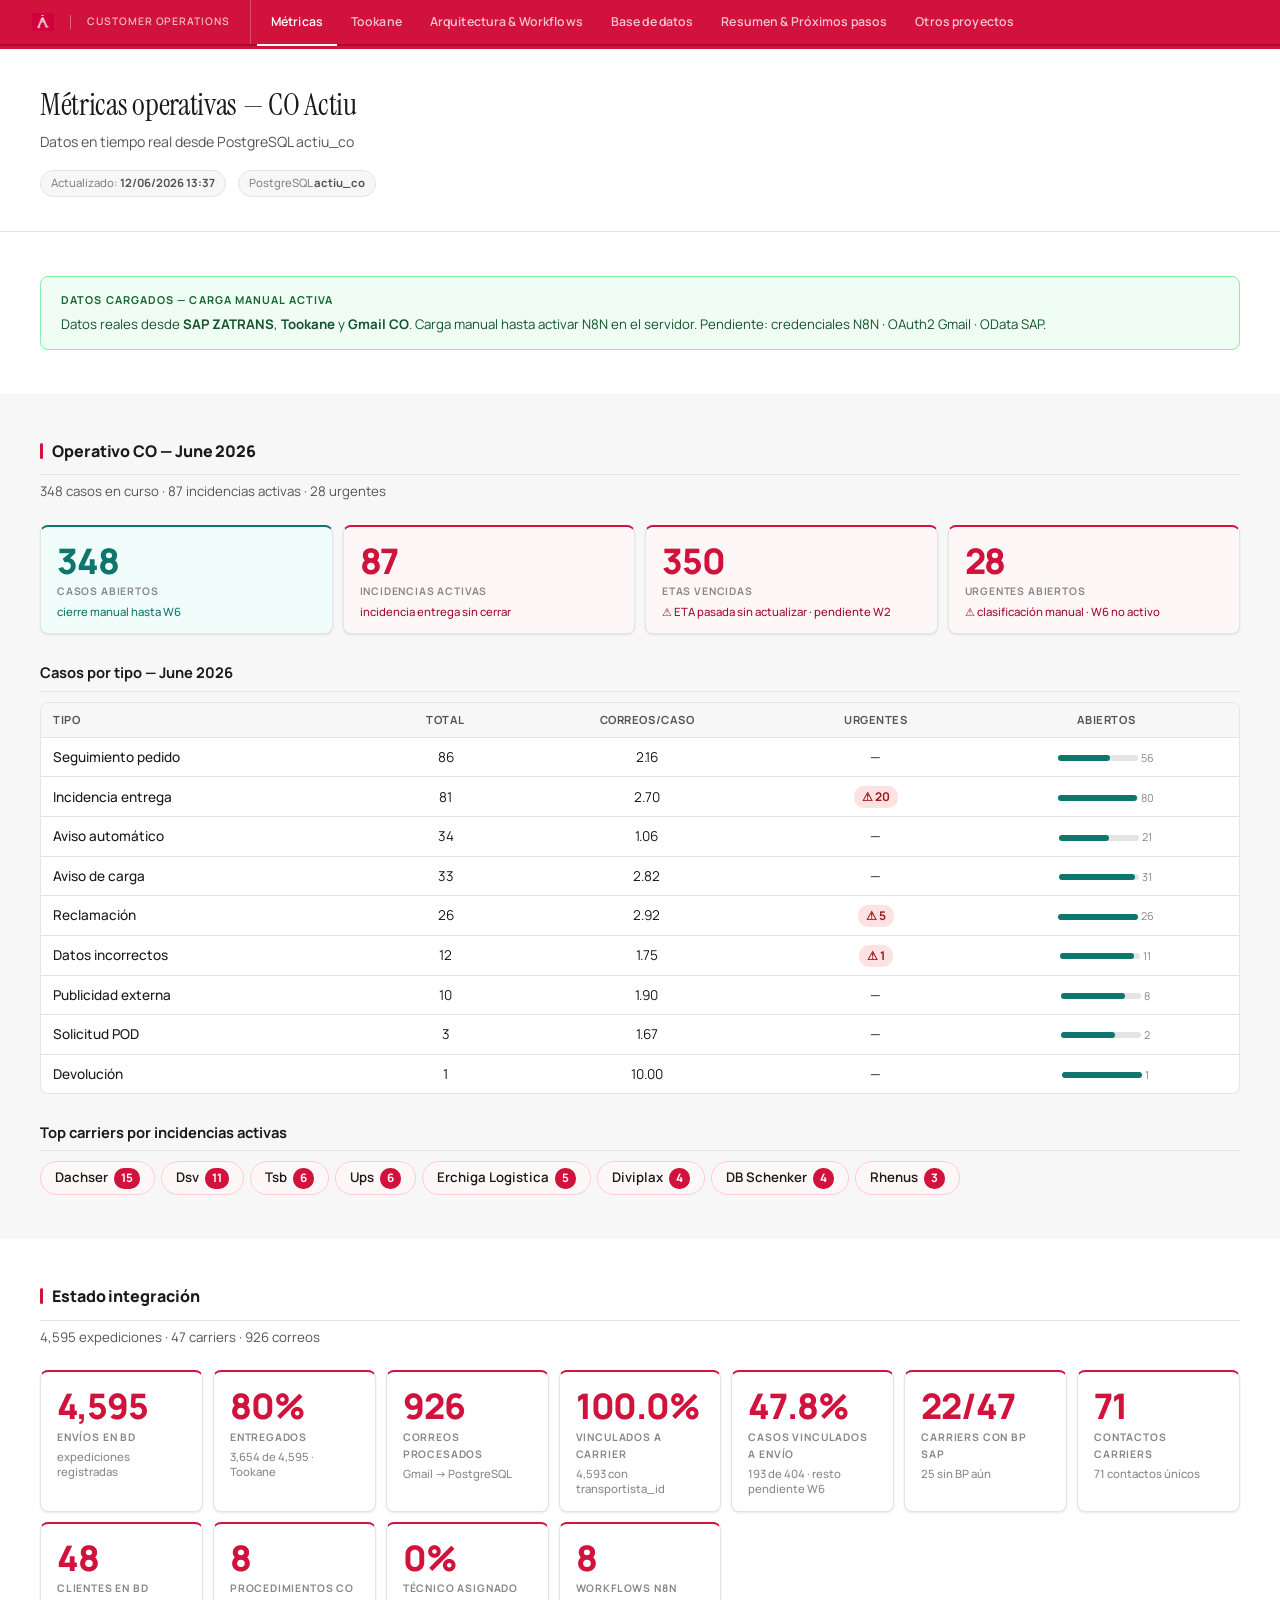
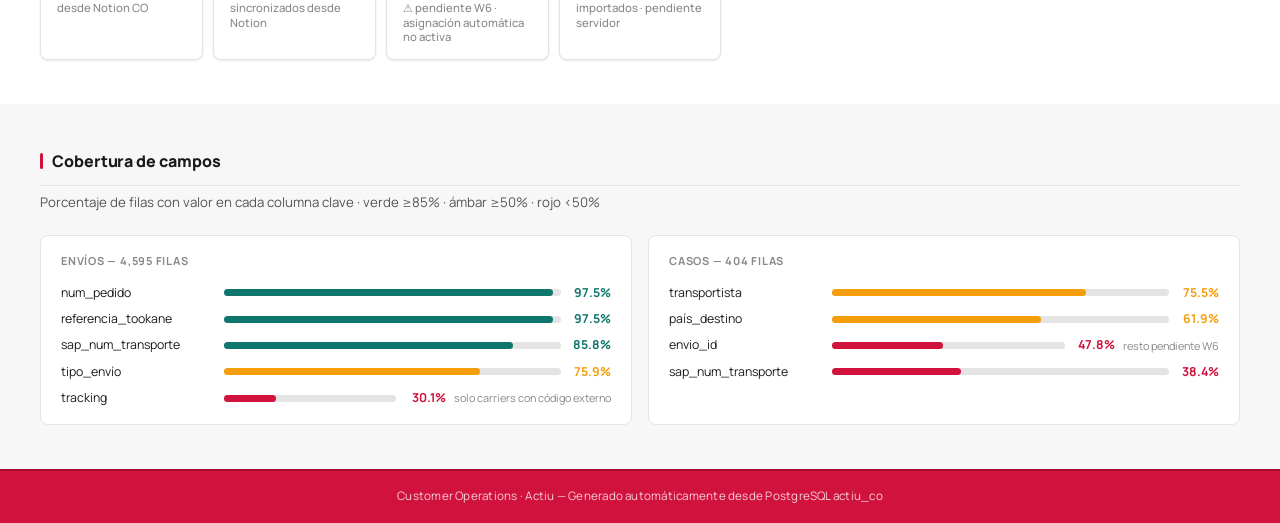
<file: index.html>
<!DOCTYPE html>
<html lang="es">
<head>
<meta charset="utf-8"/>
<meta name="viewport" content="width=device-width, initial-scale=1.0"/>
<title>CO Actiu &mdash; SAP &harr; Tookane</title>
<link rel="preconnect" href="https://fonts.googleapis.com"/>
<link rel="preconnect" href="https://fonts.gstatic.com" crossorigin="anonymous"/>
<link href="https://fonts.googleapis.com/css2?family=Instrument+Serif:ital@0;1&amp;family=Manrope:wght@400;500;600;700;800&amp;display=swap" rel="stylesheet"/>
<link rel="stylesheet" href="style.css"/>
</head>
<body>

<nav><a href="index.html" class="nav-brand"><img src="actiu-logo.png" alt="Actiu" style="height:18px;width:auto;display:block;" /><span style="width:1px;height:14px;background:rgba(255,255,255,.35);margin:0 6px;"></span><span style="font-size:.65rem;font-weight:600;color:rgba(255,255,255,.7);text-transform:uppercase;letter-spacing:.09em;">Customer Operations</span></a><a href="index.html" class="nav-link active">M&eacute;tricas</a><a href="por-que-automatizar.html" class="nav-link">Tookane</a><a href="arquitectura.html" class="nav-link">Arquitectura &amp; Workflows</a><a href="base-de-datos.html" class="nav-link">Base de datos</a><a href="resumen.html" class="nav-link">Resumen &amp; Pr&oacute;ximos pasos</a><a href="otros-proyectos.html" class="nav-link">Otros proyectos</a></nav>

<div class="hero">
  <div class="hero-inner">
    <h1>M&eacute;tricas operativas &mdash; CO Actiu</h1>
    <p>Datos en tiempo real desde PostgreSQL actiu_co</p>
    <div class="hero-meta">
      <span class="hero-chip">Actualizado: <strong>12/06/2026 13:37</strong></span>
      <span class="hero-chip">PostgreSQL <strong>actiu_co</strong></span>
    </div>
  </div>
</div>

<div class="page-content">
<section id="metricas-contexto">
<div class="banner-estado"><div class="banner-tag">Datos cargados &mdash; carga manual activa</div><p>Datos reales desde <strong>SAP ZATRANS</strong>, <strong>Tookane</strong> y <strong>Gmail CO</strong>. Carga manual hasta activar N8N en el servidor. Pendiente: credenciales N8N &middot; OAuth2 Gmail &middot; OData SAP.</p></div>
</section>
<section id="operativo-co">
<h2 class="section-title">Operativo CO &mdash; June 2026</h2>
<p class="section-sub">348 casos en curso &middot; 87 incidencias activas &middot; 28 urgentes</p>
<div class="kpi-grid" style="grid-template-columns:repeat(4,1fr)"><div class="kpi-card ok"><div class="kpi-value">348</div><div class="kpi-label">Casos abiertos</div><div class="kpi-sub">cierre manual hasta W6</div></div><div class="kpi-card alert"><div class="kpi-value">87</div><div class="kpi-label">Incidencias activas</div><div class="kpi-sub">incidencia entrega sin cerrar</div></div><div class="kpi-card alert"><div class="kpi-value">350</div><div class="kpi-label">ETAs vencidas</div><div class="kpi-sub">&#9888; ETA pasada sin actualizar &middot; pendiente W2</div></div><div class="kpi-card alert"><div class="kpi-value">28</div><div class="kpi-label">Urgentes abiertos</div><div class="kpi-sub">&#9888; clasificaci&oacute;n manual &middot; W6 no activo</div></div></div>
<h3 class="sec-subheading">Casos por tipo &mdash; June 2026</h3>
<div class="tipos-wrap"><table class="tipos-table"><thead><tr><th>Tipo</th><th>Total</th><th>Correos/caso</th><th>Urgentes</th><th>Abiertos</th></tr></thead><tbody><tr><td style="font-weight:500">Seguimiento pedido</td><td>86</td><td>2.16</td><td>&mdash;</td><td><span class="bar-track"><span class="bar-fill" style="width:65%"></span></span> <span class="cov-nota">56</span></td></tr><tr><td style="font-weight:500">Incidencia entrega</td><td>81</td><td>2.70</td><td><span class="urg-badge">&#9888; 20</span></td><td><span class="bar-track"><span class="bar-fill" style="width:99%"></span></span> <span class="cov-nota">80</span></td></tr><tr><td style="font-weight:500">Aviso automático</td><td>34</td><td>1.06</td><td>&mdash;</td><td><span class="bar-track"><span class="bar-fill" style="width:62%"></span></span> <span class="cov-nota">21</span></td></tr><tr><td style="font-weight:500">Aviso de carga</td><td>33</td><td>2.82</td><td>&mdash;</td><td><span class="bar-track"><span class="bar-fill" style="width:94%"></span></span> <span class="cov-nota">31</span></td></tr><tr><td style="font-weight:500">Reclamación</td><td>26</td><td>2.92</td><td><span class="urg-badge">&#9888; 5</span></td><td><span class="bar-track"><span class="bar-fill" style="width:100%"></span></span> <span class="cov-nota">26</span></td></tr><tr><td style="font-weight:500">Datos incorrectos</td><td>12</td><td>1.75</td><td><span class="urg-badge">&#9888; 1</span></td><td><span class="bar-track"><span class="bar-fill" style="width:92%"></span></span> <span class="cov-nota">11</span></td></tr><tr><td style="font-weight:500">Publicidad externa</td><td>10</td><td>1.90</td><td>&mdash;</td><td><span class="bar-track"><span class="bar-fill" style="width:80%"></span></span> <span class="cov-nota">8</span></td></tr><tr><td style="font-weight:500">Solicitud POD</td><td>3</td><td>1.67</td><td>&mdash;</td><td><span class="bar-track"><span class="bar-fill" style="width:67%"></span></span> <span class="cov-nota">2</span></td></tr><tr><td style="font-weight:500">Devolución</td><td>1</td><td>10.00</td><td>&mdash;</td><td><span class="bar-track"><span class="bar-fill" style="width:100%"></span></span> <span class="cov-nota">1</span></td></tr></tbody></table></div>
<h3 class="sec-subheading">Top carriers por incidencias activas</h3>
<div class="carrier-chips"><span class="carrier-chip"><span class="chip-name">Dachser</span><span class="chip-count">15</span></span><span class="carrier-chip"><span class="chip-name">Dsv</span><span class="chip-count">11</span></span><span class="carrier-chip"><span class="chip-name">Tsb</span><span class="chip-count">6</span></span><span class="carrier-chip"><span class="chip-name">Ups</span><span class="chip-count">6</span></span><span class="carrier-chip"><span class="chip-name">Erchiga Logistica</span><span class="chip-count">5</span></span><span class="carrier-chip"><span class="chip-name">Diviplax</span><span class="chip-count">4</span></span><span class="carrier-chip"><span class="chip-name">DB Schenker</span><span class="chip-count">4</span></span><span class="carrier-chip"><span class="chip-name">Rhenus</span><span class="chip-count">3</span></span></div>
</section>
<section id="integracion">
<h2 class="section-title">Estado integraci&oacute;n</h2>
<p class="section-sub">4,595 expediciones &middot; 47 carriers &middot; 926 correos</p>
<div class="kpi-grid"><div class="kpi-card"><div class="kpi-value">4,595</div><div class="kpi-label">Env&iacute;os en BD</div><div class="kpi-sub">expediciones registradas</div></div><div class="kpi-card"><div class="kpi-value">80%</div><div class="kpi-label">Entregados</div><div class="kpi-sub">3,654 de 4,595 &middot; Tookane</div></div><div class="kpi-card"><div class="kpi-value">926</div><div class="kpi-label">Correos procesados</div><div class="kpi-sub">Gmail &rarr; PostgreSQL</div></div><div class="kpi-card"><div class="kpi-value">100.0%</div><div class="kpi-label">Vinculados a carrier</div><div class="kpi-sub">4,593 con transportista_id</div></div><div class="kpi-card"><div class="kpi-value">47.8%</div><div class="kpi-label">Casos vinculados a env&iacute;o</div><div class="kpi-sub">193 de 404 &middot; resto pendiente W6</div></div><div class="kpi-card"><div class="kpi-value">22/47</div><div class="kpi-label">Carriers con BP SAP</div><div class="kpi-sub">25 sin BP a&uacute;n</div></div><div class="kpi-card"><div class="kpi-value">71</div><div class="kpi-label">Contactos carriers</div><div class="kpi-sub">71 contactos &uacute;nicos</div></div><div class="kpi-card"><div class="kpi-value">48</div><div class="kpi-label">Clientes en BD</div><div class="kpi-sub">desde Notion CO</div></div><div class="kpi-card"><div class="kpi-value">8</div><div class="kpi-label">Procedimientos CO</div><div class="kpi-sub">sincronizados desde Notion</div></div><div class="kpi-card"><div class="kpi-value">0%</div><div class="kpi-label">T&eacute;cnico asignado</div><div class="kpi-sub">&#9888; pendiente W6 &middot; asignaci&oacute;n autom&aacute;tica no activa</div></div><div class="kpi-card"><div class="kpi-value">8</div><div class="kpi-label">Workflows N8N</div><div class="kpi-sub">importados &middot; pendiente servidor</div></div></div>
</section>
<section id="cobertura">
<h2 class="section-title">Cobertura de campos</h2>
<p class="section-sub">Porcentaje de filas con valor en cada columna clave &middot; verde &ge;85% &middot; &aacute;mbar &ge;50% &middot; rojo &lt;50%</p>
<div class="cov-grid">
<div class="cov-panel"><div class="cov-panel-title">Env&iacute;os &mdash; 4,595 filas</div><div class="cov-row"><span class="cov-label">num_pedido</span><div class="cov-track"><div class="cov-fill" style="width:97.5%;background:#0F766E"></div></div><span class="cov-pct" style="color:#0F766E">97.5%</span></div><div class="cov-row"><span class="cov-label">referencia_tookane</span><div class="cov-track"><div class="cov-fill" style="width:97.5%;background:#0F766E"></div></div><span class="cov-pct" style="color:#0F766E">97.5%</span></div><div class="cov-row"><span class="cov-label">sap_num_transporte</span><div class="cov-track"><div class="cov-fill" style="width:85.8%;background:#0F766E"></div></div><span class="cov-pct" style="color:#0F766E">85.8%</span></div><div class="cov-row"><span class="cov-label">tipo_env&iacute;o</span><div class="cov-track"><div class="cov-fill" style="width:75.9%;background:#F59E0B"></div></div><span class="cov-pct" style="color:#F59E0B">75.9%</span></div><div class="cov-row"><span class="cov-label">tracking</span><div class="cov-track"><div class="cov-fill" style="width:30.1%;background:#D1123C"></div></div><span class="cov-pct" style="color:#D1123C">30.1%</span><span class="cov-nota">solo carriers con c&oacute;digo externo</span></div></div>
<div class="cov-panel"><div class="cov-panel-title">Casos &mdash; 404 filas</div><div class="cov-row"><span class="cov-label">transportista</span><div class="cov-track"><div class="cov-fill" style="width:75.5%;background:#F59E0B"></div></div><span class="cov-pct" style="color:#F59E0B">75.5%</span></div><div class="cov-row"><span class="cov-label">pa&iacute;s_destino</span><div class="cov-track"><div class="cov-fill" style="width:61.9%;background:#F59E0B"></div></div><span class="cov-pct" style="color:#F59E0B">61.9%</span></div><div class="cov-row"><span class="cov-label">envio_id</span><div class="cov-track"><div class="cov-fill" style="width:47.8%;background:#D1123C"></div></div><span class="cov-pct" style="color:#D1123C">47.8%</span><span class="cov-nota">resto pendiente W6</span></div><div class="cov-row"><span class="cov-label">sap_num_transporte</span><div class="cov-track"><div class="cov-fill" style="width:38.4%;background:#D1123C"></div></div><span class="cov-pct" style="color:#D1123C">38.4%</span></div></div>
</div>
</section>

</div>

<footer>Customer Operations &middot; Actiu &mdash; Generado autom&aacute;ticamente desde PostgreSQL actiu_co</footer>

<script>(function(){var _V="2026-06-12T13:37:02";setInterval(function(){fetch("version.json?_="+Date.now()).then(function(r){return r.json();}).then(function(d){if(d.ts!==_V)location.reload();}).catch(function(){});},300000);})();</script></body>
</html>
</file>
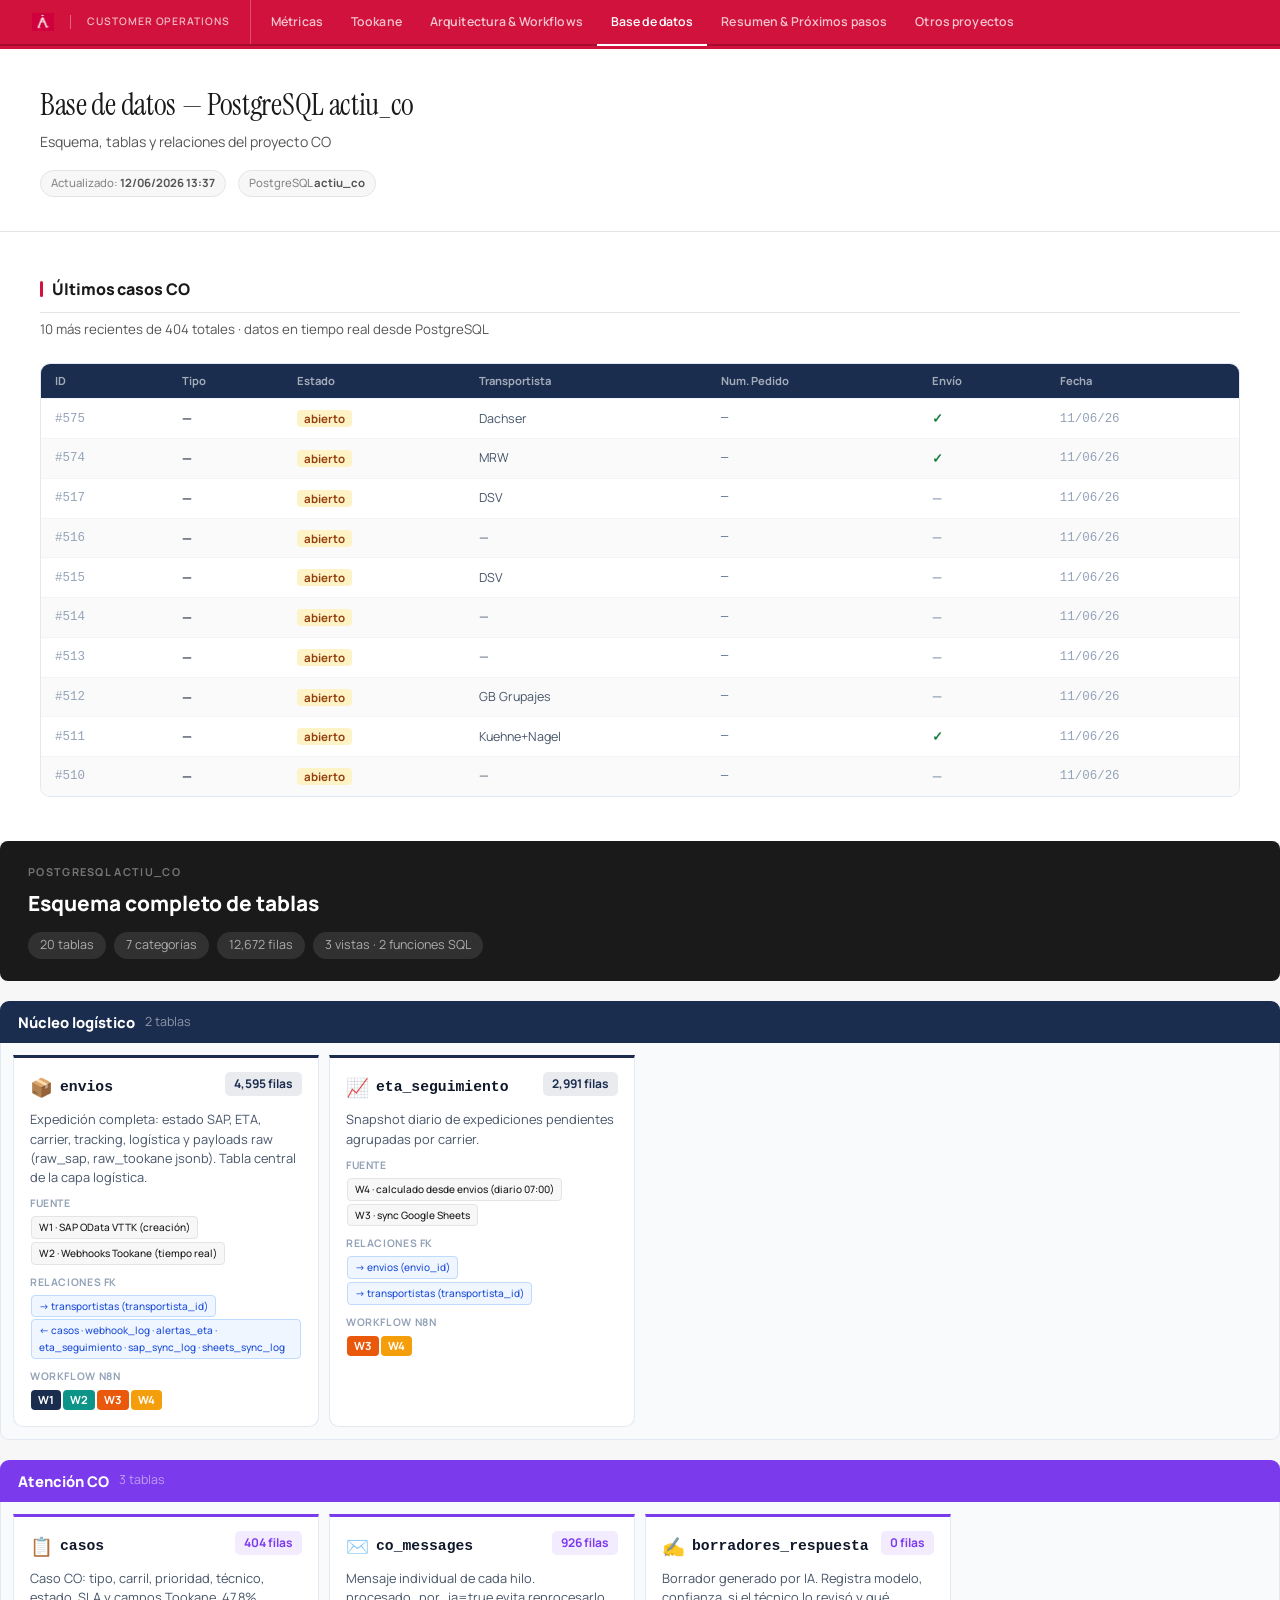
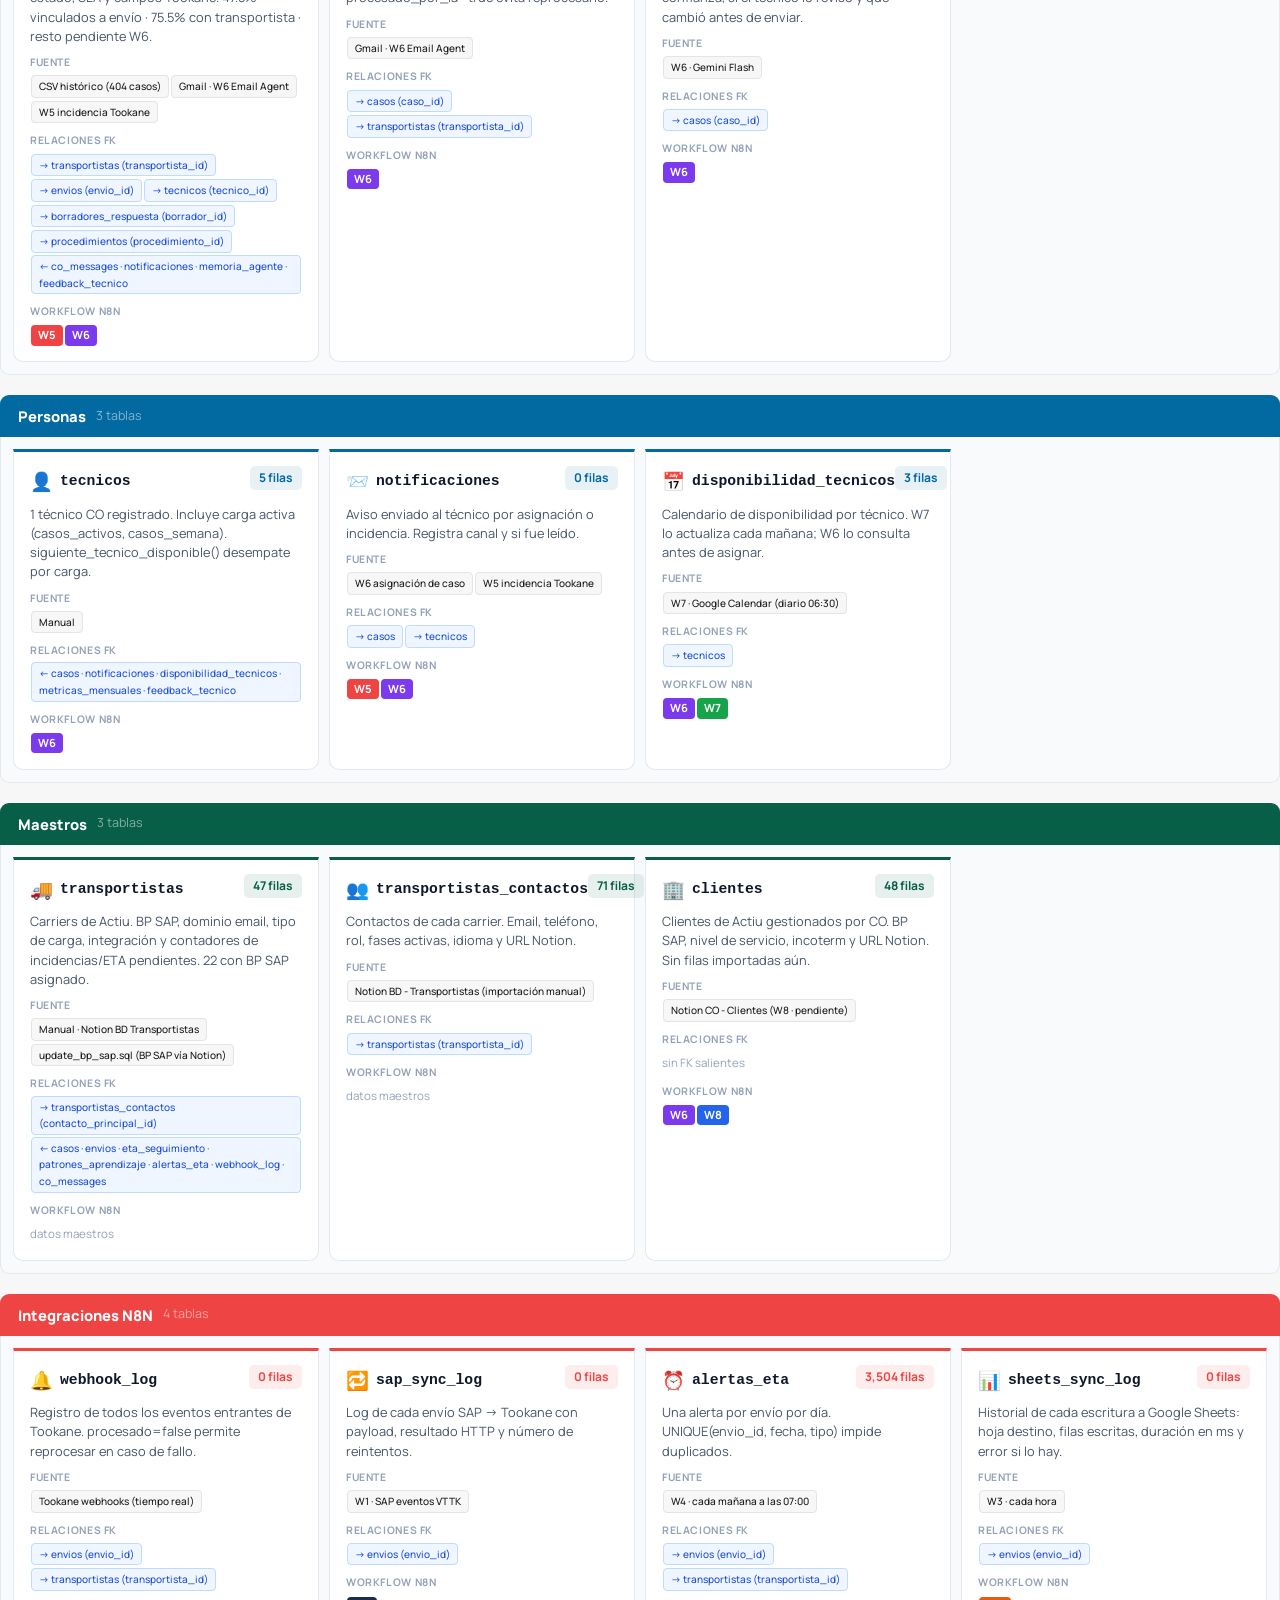
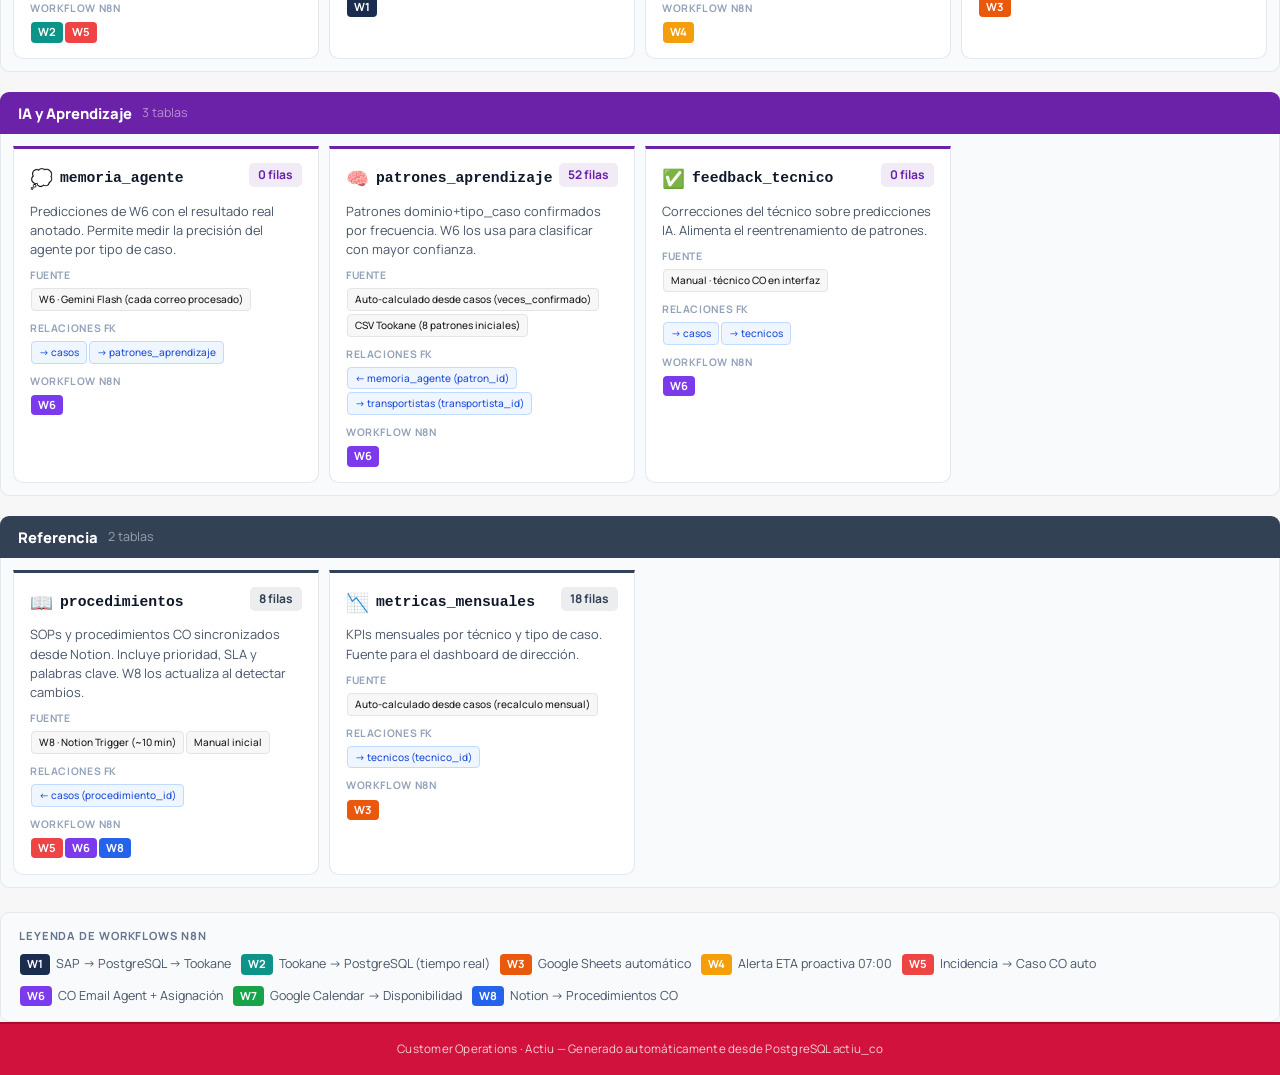
<file: base-de-datos.html>
<!DOCTYPE html>
<html lang="es">
<head>
<meta charset="utf-8"/>
<meta name="viewport" content="width=device-width, initial-scale=1.0"/>
<title>CO Actiu &mdash; SAP &harr; Tookane</title>
<link rel="preconnect" href="https://fonts.googleapis.com"/>
<link rel="preconnect" href="https://fonts.gstatic.com" crossorigin="anonymous"/>
<link href="https://fonts.googleapis.com/css2?family=Instrument+Serif:ital@0;1&amp;family=Manrope:wght@400;500;600;700;800&amp;display=swap" rel="stylesheet"/>
<link rel="stylesheet" href="style.css"/>
</head>
<body>

<nav><a href="index.html" class="nav-brand"><img src="actiu-logo.png" alt="Actiu" style="height:18px;width:auto;display:block;" /><span style="width:1px;height:14px;background:rgba(255,255,255,.35);margin:0 6px;"></span><span style="font-size:.65rem;font-weight:600;color:rgba(255,255,255,.7);text-transform:uppercase;letter-spacing:.09em;">Customer Operations</span></a><a href="index.html" class="nav-link">M&eacute;tricas</a><a href="por-que-automatizar.html" class="nav-link">Tookane</a><a href="arquitectura.html" class="nav-link">Arquitectura &amp; Workflows</a><a href="base-de-datos.html" class="nav-link active">Base de datos</a><a href="resumen.html" class="nav-link">Resumen &amp; Pr&oacute;ximos pasos</a><a href="otros-proyectos.html" class="nav-link">Otros proyectos</a></nav>

<div class="hero">
  <div class="hero-inner">
    <h1>Base de datos &mdash; PostgreSQL actiu_co</h1>
    <p>Esquema, tablas y relaciones del proyecto CO</p>
    <div class="hero-meta">
      <span class="hero-chip">Actualizado: <strong>12/06/2026 13:37</strong></span>
      <span class="hero-chip">PostgreSQL <strong>actiu_co</strong></span>
    </div>
  </div>
</div>

<div class="page-content">
<section id="casos-preview">
<h2 class="section-title">&Uacute;ltimos casos CO</h2>
<p class="section-sub">10 m&aacute;s recientes de 404 totales &middot; datos en tiempo real desde PostgreSQL</p>
<div style="border-radius:10px;overflow:hidden;border:1px solid #E2E8F0;"><table style="width:100%;border-collapse:collapse;"><thead style="background:#1B2D4F;"><tr><th style="padding:8px 14px;text-align:left;font-size:.7rem;font-weight:700;color:rgba(255,255,255,.6);white-space:nowrap;">ID</th><th style="padding:8px 14px;text-align:left;font-size:.7rem;font-weight:700;color:rgba(255,255,255,.6);white-space:nowrap;">Tipo</th><th style="padding:8px 14px;text-align:left;font-size:.7rem;font-weight:700;color:rgba(255,255,255,.6);white-space:nowrap;">Estado</th><th style="padding:8px 14px;text-align:left;font-size:.7rem;font-weight:700;color:rgba(255,255,255,.6);white-space:nowrap;">Transportista</th><th style="padding:8px 14px;text-align:left;font-size:.7rem;font-weight:700;color:rgba(255,255,255,.6);white-space:nowrap;">Num. Pedido</th><th style="padding:8px 14px;text-align:left;font-size:.7rem;font-weight:700;color:rgba(255,255,255,.6);white-space:nowrap;">Env&iacute;o</th><th style="padding:8px 14px;text-align:left;font-size:.7rem;font-weight:700;color:rgba(255,255,255,.6);white-space:nowrap;">Fecha</th></tr></thead><tbody><tr style="background:white;border-top:1px solid #F1F5F9;"><td style="padding:7px 14px;font-size:.78rem;color:#94A3B8;font-family:monospace;">#575</td><td style="padding:7px 14px;font-size:.8rem;color:#1E293B;font-weight:600;">—</td><td style="padding:7px 14px;"><span style="background:#FEF3C7;color:#92400E;border-radius:4px;padding:1px 7px;font-size:.72rem;font-weight:700;white-space:nowrap;">abierto</span></td><td style="padding:7px 14px;font-size:.78rem;color:#475569;">Dachser</td><td style="padding:7px 14px;font-size:.75rem;color:#64748B;font-family:monospace;">—</td><td style="padding:7px 14px;font-size:.82rem;font-weight:700;color:#15803D;">✓</td><td style="padding:7px 14px;font-size:.78rem;color:#94A3B8;font-family:monospace;">11/06/26</td></tr><tr style="background:#FAFAFA;border-top:1px solid #F1F5F9;"><td style="padding:7px 14px;font-size:.78rem;color:#94A3B8;font-family:monospace;">#574</td><td style="padding:7px 14px;font-size:.8rem;color:#1E293B;font-weight:600;">—</td><td style="padding:7px 14px;"><span style="background:#FEF3C7;color:#92400E;border-radius:4px;padding:1px 7px;font-size:.72rem;font-weight:700;white-space:nowrap;">abierto</span></td><td style="padding:7px 14px;font-size:.78rem;color:#475569;">MRW</td><td style="padding:7px 14px;font-size:.75rem;color:#64748B;font-family:monospace;">—</td><td style="padding:7px 14px;font-size:.82rem;font-weight:700;color:#15803D;">✓</td><td style="padding:7px 14px;font-size:.78rem;color:#94A3B8;font-family:monospace;">11/06/26</td></tr><tr style="background:white;border-top:1px solid #F1F5F9;"><td style="padding:7px 14px;font-size:.78rem;color:#94A3B8;font-family:monospace;">#517</td><td style="padding:7px 14px;font-size:.8rem;color:#1E293B;font-weight:600;">—</td><td style="padding:7px 14px;"><span style="background:#FEF3C7;color:#92400E;border-radius:4px;padding:1px 7px;font-size:.72rem;font-weight:700;white-space:nowrap;">abierto</span></td><td style="padding:7px 14px;font-size:.78rem;color:#475569;">DSV</td><td style="padding:7px 14px;font-size:.75rem;color:#64748B;font-family:monospace;">—</td><td style="padding:7px 14px;font-size:.82rem;font-weight:700;color:#94A3B8;">—</td><td style="padding:7px 14px;font-size:.78rem;color:#94A3B8;font-family:monospace;">11/06/26</td></tr><tr style="background:#FAFAFA;border-top:1px solid #F1F5F9;"><td style="padding:7px 14px;font-size:.78rem;color:#94A3B8;font-family:monospace;">#516</td><td style="padding:7px 14px;font-size:.8rem;color:#1E293B;font-weight:600;">—</td><td style="padding:7px 14px;"><span style="background:#FEF3C7;color:#92400E;border-radius:4px;padding:1px 7px;font-size:.72rem;font-weight:700;white-space:nowrap;">abierto</span></td><td style="padding:7px 14px;font-size:.78rem;color:#475569;">—</td><td style="padding:7px 14px;font-size:.75rem;color:#64748B;font-family:monospace;">—</td><td style="padding:7px 14px;font-size:.82rem;font-weight:700;color:#94A3B8;">—</td><td style="padding:7px 14px;font-size:.78rem;color:#94A3B8;font-family:monospace;">11/06/26</td></tr><tr style="background:white;border-top:1px solid #F1F5F9;"><td style="padding:7px 14px;font-size:.78rem;color:#94A3B8;font-family:monospace;">#515</td><td style="padding:7px 14px;font-size:.8rem;color:#1E293B;font-weight:600;">—</td><td style="padding:7px 14px;"><span style="background:#FEF3C7;color:#92400E;border-radius:4px;padding:1px 7px;font-size:.72rem;font-weight:700;white-space:nowrap;">abierto</span></td><td style="padding:7px 14px;font-size:.78rem;color:#475569;">DSV</td><td style="padding:7px 14px;font-size:.75rem;color:#64748B;font-family:monospace;">—</td><td style="padding:7px 14px;font-size:.82rem;font-weight:700;color:#94A3B8;">—</td><td style="padding:7px 14px;font-size:.78rem;color:#94A3B8;font-family:monospace;">11/06/26</td></tr><tr style="background:#FAFAFA;border-top:1px solid #F1F5F9;"><td style="padding:7px 14px;font-size:.78rem;color:#94A3B8;font-family:monospace;">#514</td><td style="padding:7px 14px;font-size:.8rem;color:#1E293B;font-weight:600;">—</td><td style="padding:7px 14px;"><span style="background:#FEF3C7;color:#92400E;border-radius:4px;padding:1px 7px;font-size:.72rem;font-weight:700;white-space:nowrap;">abierto</span></td><td style="padding:7px 14px;font-size:.78rem;color:#475569;">—</td><td style="padding:7px 14px;font-size:.75rem;color:#64748B;font-family:monospace;">—</td><td style="padding:7px 14px;font-size:.82rem;font-weight:700;color:#94A3B8;">—</td><td style="padding:7px 14px;font-size:.78rem;color:#94A3B8;font-family:monospace;">11/06/26</td></tr><tr style="background:white;border-top:1px solid #F1F5F9;"><td style="padding:7px 14px;font-size:.78rem;color:#94A3B8;font-family:monospace;">#513</td><td style="padding:7px 14px;font-size:.8rem;color:#1E293B;font-weight:600;">—</td><td style="padding:7px 14px;"><span style="background:#FEF3C7;color:#92400E;border-radius:4px;padding:1px 7px;font-size:.72rem;font-weight:700;white-space:nowrap;">abierto</span></td><td style="padding:7px 14px;font-size:.78rem;color:#475569;">—</td><td style="padding:7px 14px;font-size:.75rem;color:#64748B;font-family:monospace;">—</td><td style="padding:7px 14px;font-size:.82rem;font-weight:700;color:#94A3B8;">—</td><td style="padding:7px 14px;font-size:.78rem;color:#94A3B8;font-family:monospace;">11/06/26</td></tr><tr style="background:#FAFAFA;border-top:1px solid #F1F5F9;"><td style="padding:7px 14px;font-size:.78rem;color:#94A3B8;font-family:monospace;">#512</td><td style="padding:7px 14px;font-size:.8rem;color:#1E293B;font-weight:600;">—</td><td style="padding:7px 14px;"><span style="background:#FEF3C7;color:#92400E;border-radius:4px;padding:1px 7px;font-size:.72rem;font-weight:700;white-space:nowrap;">abierto</span></td><td style="padding:7px 14px;font-size:.78rem;color:#475569;">GB Grupajes</td><td style="padding:7px 14px;font-size:.75rem;color:#64748B;font-family:monospace;">—</td><td style="padding:7px 14px;font-size:.82rem;font-weight:700;color:#94A3B8;">—</td><td style="padding:7px 14px;font-size:.78rem;color:#94A3B8;font-family:monospace;">11/06/26</td></tr><tr style="background:white;border-top:1px solid #F1F5F9;"><td style="padding:7px 14px;font-size:.78rem;color:#94A3B8;font-family:monospace;">#511</td><td style="padding:7px 14px;font-size:.8rem;color:#1E293B;font-weight:600;">—</td><td style="padding:7px 14px;"><span style="background:#FEF3C7;color:#92400E;border-radius:4px;padding:1px 7px;font-size:.72rem;font-weight:700;white-space:nowrap;">abierto</span></td><td style="padding:7px 14px;font-size:.78rem;color:#475569;">Kuehne+Nagel</td><td style="padding:7px 14px;font-size:.75rem;color:#64748B;font-family:monospace;">—</td><td style="padding:7px 14px;font-size:.82rem;font-weight:700;color:#15803D;">✓</td><td style="padding:7px 14px;font-size:.78rem;color:#94A3B8;font-family:monospace;">11/06/26</td></tr><tr style="background:#FAFAFA;border-top:1px solid #F1F5F9;"><td style="padding:7px 14px;font-size:.78rem;color:#94A3B8;font-family:monospace;">#510</td><td style="padding:7px 14px;font-size:.8rem;color:#1E293B;font-weight:600;">—</td><td style="padding:7px 14px;"><span style="background:#FEF3C7;color:#92400E;border-radius:4px;padding:1px 7px;font-size:.72rem;font-weight:700;white-space:nowrap;">abierto</span></td><td style="padding:7px 14px;font-size:.78rem;color:#475569;">—</td><td style="padding:7px 14px;font-size:.75rem;color:#64748B;font-family:monospace;">—</td><td style="padding:7px 14px;font-size:.82rem;font-weight:700;color:#94A3B8;">—</td><td style="padding:7px 14px;font-size:.78rem;color:#94A3B8;font-family:monospace;">11/06/26</td></tr></tbody></table></div>
</section>
<div style="background:#1A1A1A;border-radius:8px;padding:22px 28px;margin-bottom:20px;"><div style="color:rgba(255,255,255,.4);font-size:.68rem;font-weight:700;text-transform:uppercase;letter-spacing:.12em;margin-bottom:5px;">PostgreSQL actiu_co</div><h3 style="color:white;font-size:1.3rem;font-weight:900;margin:0 0 12px;">Esquema completo de tablas</h3><div style="display:flex;gap:8px;flex-wrap:wrap;"><span style="background:rgba(255,255,255,.1);border-radius:20px;padding:3px 12px;color:rgba(255,255,255,.6);font-size:.78rem;">20 tablas</span><span style="background:rgba(255,255,255,.1);border-radius:20px;padding:3px 12px;color:rgba(255,255,255,.6);font-size:.78rem;">7 categor&iacute;as</span><span style="background:rgba(255,255,255,.1);border-radius:20px;padding:3px 12px;color:rgba(255,255,255,.6);font-size:.78rem;">12,672 filas</span><span style="background:rgba(255,255,255,.1);border-radius:20px;padding:3px 12px;color:rgba(255,255,255,.6);font-size:.78rem;">3 vistas &middot; 2 funciones SQL</span></div></div><div style="margin-bottom:20px;"><div style="background:#1B2D4F;border-radius:9px 9px 0 0;padding:9px 18px;display:flex;align-items:center;gap:10px;"><span style="color:white;font-weight:800;font-size:.92rem;">N&uacute;cleo log&iacute;stico</span><span style="color:rgba(255,255,255,.5);font-size:.78rem;">2 tablas</span></div><div style="background:#F8FAFC;border:1px solid #E2E8F0;border-top:none;border-radius:0 0 9px 9px;padding:12px;display:grid;grid-template-columns:repeat(auto-fill,minmax(290px,1fr));gap:10px;"><div style="background:white;border:1px solid #E2E8F0;border-top:3px solid #1B2D4F;border-radius:0 0 10px 10px;padding:14px 16px;display:flex;flex-direction:column;gap:8px;"><div style="display:flex;justify-content:space-between;align-items:flex-start;"><div style="display:flex;align-items:center;gap:7px;"><span style="font-size:1.15rem;">📦</span><code style="font-weight:800;font-size:.92rem;color:#0F172A;">envios</code></div><span style="background:#1B2D4F18;border-radius:5px;padding:2px 9px;font-size:.75rem;font-weight:700;color:#1B2D4F;white-space:nowrap;">4,595 filas</span></div><div style="color:#475569;font-size:.8rem;line-height:1.5;">Expedici&oacute;n completa: estado SAP, ETA, carrier, tracking, log&iacute;stica y payloads raw (raw_sap, raw_tookane jsonb). Tabla central de la capa log&iacute;stica.</div><div><div style="font-size:.65rem;font-weight:700;color:#94A3B8;text-transform:uppercase;letter-spacing:.06em;margin-bottom:2px;">Fuente</div><span class="pill pill-sm">W1 · SAP OData VTTK (creaci&oacute;n)</span><span class="pill pill-sm">W2 · Webhooks Tookane (tiempo real)</span></div><div><div style="font-size:.65rem;font-weight:700;color:#94A3B8;text-transform:uppercase;letter-spacing:.06em;margin-bottom:2px;">Relaciones FK</div><span class="pill pill-fk pill-sm">→ transportistas (transportista_id)</span><span class="pill pill-fk pill-sm">← casos · webhook_log · alertas_eta · eta_seguimiento · sap_sync_log · sheets_sync_log</span></div><div><div style="font-size:.65rem;font-weight:700;color:#94A3B8;text-transform:uppercase;letter-spacing:.06em;margin-bottom:2px;">Workflow N8N</div><span style="display:inline-block;background:#1B2D4F;color:white;border-radius:4px;padding:1px 7px;font-size:.7rem;font-weight:700;margin:1px;">W1</span><span style="display:inline-block;background:#0D9488;color:white;border-radius:4px;padding:1px 7px;font-size:.7rem;font-weight:700;margin:1px;">W2</span><span style="display:inline-block;background:#EA580C;color:white;border-radius:4px;padding:1px 7px;font-size:.7rem;font-weight:700;margin:1px;">W3</span><span style="display:inline-block;background:#F59E0B;color:white;border-radius:4px;padding:1px 7px;font-size:.7rem;font-weight:700;margin:1px;">W4</span></div></div><div style="background:white;border:1px solid #E2E8F0;border-top:3px solid #1B2D4F;border-radius:0 0 10px 10px;padding:14px 16px;display:flex;flex-direction:column;gap:8px;"><div style="display:flex;justify-content:space-between;align-items:flex-start;"><div style="display:flex;align-items:center;gap:7px;"><span style="font-size:1.15rem;">📈</span><code style="font-weight:800;font-size:.92rem;color:#0F172A;">eta_seguimiento</code></div><span style="background:#1B2D4F18;border-radius:5px;padding:2px 9px;font-size:.75rem;font-weight:700;color:#1B2D4F;white-space:nowrap;">2,991 filas</span></div><div style="color:#475569;font-size:.8rem;line-height:1.5;">Snapshot diario de expediciones pendientes agrupadas por carrier.</div><div><div style="font-size:.65rem;font-weight:700;color:#94A3B8;text-transform:uppercase;letter-spacing:.06em;margin-bottom:2px;">Fuente</div><span class="pill pill-sm">W4 · calculado desde envios (diario 07:00)</span><span class="pill pill-sm">W3 · sync Google Sheets</span></div><div><div style="font-size:.65rem;font-weight:700;color:#94A3B8;text-transform:uppercase;letter-spacing:.06em;margin-bottom:2px;">Relaciones FK</div><span class="pill pill-fk pill-sm">→ envios (envio_id)</span><span class="pill pill-fk pill-sm">→ transportistas (transportista_id)</span></div><div><div style="font-size:.65rem;font-weight:700;color:#94A3B8;text-transform:uppercase;letter-spacing:.06em;margin-bottom:2px;">Workflow N8N</div><span style="display:inline-block;background:#EA580C;color:white;border-radius:4px;padding:1px 7px;font-size:.7rem;font-weight:700;margin:1px;">W3</span><span style="display:inline-block;background:#F59E0B;color:white;border-radius:4px;padding:1px 7px;font-size:.7rem;font-weight:700;margin:1px;">W4</span></div></div></div></div><div style="margin-bottom:20px;"><div style="background:#7C3AED;border-radius:9px 9px 0 0;padding:9px 18px;display:flex;align-items:center;gap:10px;"><span style="color:white;font-weight:800;font-size:.92rem;">Atenci&oacute;n CO</span><span style="color:rgba(255,255,255,.5);font-size:.78rem;">3 tablas</span></div><div style="background:#F8FAFC;border:1px solid #E2E8F0;border-top:none;border-radius:0 0 9px 9px;padding:12px;display:grid;grid-template-columns:repeat(auto-fill,minmax(290px,1fr));gap:10px;"><div style="background:white;border:1px solid #E2E8F0;border-top:3px solid #7C3AED;border-radius:0 0 10px 10px;padding:14px 16px;display:flex;flex-direction:column;gap:8px;"><div style="display:flex;justify-content:space-between;align-items:flex-start;"><div style="display:flex;align-items:center;gap:7px;"><span style="font-size:1.15rem;">📋</span><code style="font-weight:800;font-size:.92rem;color:#0F172A;">casos</code></div><span style="background:#7C3AED18;border-radius:5px;padding:2px 9px;font-size:.75rem;font-weight:700;color:#7C3AED;white-space:nowrap;">404 filas</span></div><div style="color:#475569;font-size:.8rem;line-height:1.5;">Caso CO: tipo, carril, prioridad, t&eacute;cnico, estado, SLA y campos Tookane. 47.8% vinculados a env&iacute;o &middot; 75.5% con transportista &middot; resto pendiente W6.</div><div><div style="font-size:.65rem;font-weight:700;color:#94A3B8;text-transform:uppercase;letter-spacing:.06em;margin-bottom:2px;">Fuente</div><span class="pill pill-sm">CSV hist&oacute;rico (404 casos)</span><span class="pill pill-sm">Gmail &middot; W6 Email Agent</span><span class="pill pill-sm">W5 incidencia Tookane</span></div><div><div style="font-size:.65rem;font-weight:700;color:#94A3B8;text-transform:uppercase;letter-spacing:.06em;margin-bottom:2px;">Relaciones FK</div><span class="pill pill-fk pill-sm">→ transportistas (transportista_id)</span><span class="pill pill-fk pill-sm">→ envios (envio_id)</span><span class="pill pill-fk pill-sm">→ tecnicos (tecnico_id)</span><span class="pill pill-fk pill-sm">→ borradores_respuesta (borrador_id)</span><span class="pill pill-fk pill-sm">→ procedimientos (procedimiento_id)</span><span class="pill pill-fk pill-sm">← co_messages · notificaciones · memoria_agente · feedback_tecnico</span></div><div><div style="font-size:.65rem;font-weight:700;color:#94A3B8;text-transform:uppercase;letter-spacing:.06em;margin-bottom:2px;">Workflow N8N</div><span style="display:inline-block;background:#EF4444;color:white;border-radius:4px;padding:1px 7px;font-size:.7rem;font-weight:700;margin:1px;">W5</span><span style="display:inline-block;background:#7C3AED;color:white;border-radius:4px;padding:1px 7px;font-size:.7rem;font-weight:700;margin:1px;">W6</span></div></div><div style="background:white;border:1px solid #E2E8F0;border-top:3px solid #7C3AED;border-radius:0 0 10px 10px;padding:14px 16px;display:flex;flex-direction:column;gap:8px;"><div style="display:flex;justify-content:space-between;align-items:flex-start;"><div style="display:flex;align-items:center;gap:7px;"><span style="font-size:1.15rem;">✉️</span><code style="font-weight:800;font-size:.92rem;color:#0F172A;">co_messages</code></div><span style="background:#7C3AED18;border-radius:5px;padding:2px 9px;font-size:.75rem;font-weight:700;color:#7C3AED;white-space:nowrap;">926 filas</span></div><div style="color:#475569;font-size:.8rem;line-height:1.5;">Mensaje individual de cada hilo. procesado_por_ia=true evita reprocesarlo.</div><div><div style="font-size:.65rem;font-weight:700;color:#94A3B8;text-transform:uppercase;letter-spacing:.06em;margin-bottom:2px;">Fuente</div><span class="pill pill-sm">Gmail · W6 Email Agent</span></div><div><div style="font-size:.65rem;font-weight:700;color:#94A3B8;text-transform:uppercase;letter-spacing:.06em;margin-bottom:2px;">Relaciones FK</div><span class="pill pill-fk pill-sm">→ casos (caso_id)</span><span class="pill pill-fk pill-sm">→ transportistas (transportista_id)</span></div><div><div style="font-size:.65rem;font-weight:700;color:#94A3B8;text-transform:uppercase;letter-spacing:.06em;margin-bottom:2px;">Workflow N8N</div><span style="display:inline-block;background:#7C3AED;color:white;border-radius:4px;padding:1px 7px;font-size:.7rem;font-weight:700;margin:1px;">W6</span></div></div><div style="background:white;border:1px solid #E2E8F0;border-top:3px solid #7C3AED;border-radius:0 0 10px 10px;padding:14px 16px;display:flex;flex-direction:column;gap:8px;"><div style="display:flex;justify-content:space-between;align-items:flex-start;"><div style="display:flex;align-items:center;gap:7px;"><span style="font-size:1.15rem;">✍️</span><code style="font-weight:800;font-size:.92rem;color:#0F172A;">borradores_respuesta</code></div><span style="background:#7C3AED18;border-radius:5px;padding:2px 9px;font-size:.75rem;font-weight:700;color:#7C3AED;white-space:nowrap;">0 filas</span></div><div style="color:#475569;font-size:.8rem;line-height:1.5;">Borrador generado por IA. Registra modelo, confianza, si el t&eacute;cnico lo revis&oacute; y qu&eacute; cambi&oacute; antes de enviar.</div><div><div style="font-size:.65rem;font-weight:700;color:#94A3B8;text-transform:uppercase;letter-spacing:.06em;margin-bottom:2px;">Fuente</div><span class="pill pill-sm">W6 · Gemini Flash</span></div><div><div style="font-size:.65rem;font-weight:700;color:#94A3B8;text-transform:uppercase;letter-spacing:.06em;margin-bottom:2px;">Relaciones FK</div><span class="pill pill-fk pill-sm">→ casos (caso_id)</span></div><div><div style="font-size:.65rem;font-weight:700;color:#94A3B8;text-transform:uppercase;letter-spacing:.06em;margin-bottom:2px;">Workflow N8N</div><span style="display:inline-block;background:#7C3AED;color:white;border-radius:4px;padding:1px 7px;font-size:.7rem;font-weight:700;margin:1px;">W6</span></div></div></div></div><div style="margin-bottom:20px;"><div style="background:#0369A1;border-radius:9px 9px 0 0;padding:9px 18px;display:flex;align-items:center;gap:10px;"><span style="color:white;font-weight:800;font-size:.92rem;">Personas</span><span style="color:rgba(255,255,255,.5);font-size:.78rem;">3 tablas</span></div><div style="background:#F8FAFC;border:1px solid #E2E8F0;border-top:none;border-radius:0 0 9px 9px;padding:12px;display:grid;grid-template-columns:repeat(auto-fill,minmax(290px,1fr));gap:10px;"><div style="background:white;border:1px solid #E2E8F0;border-top:3px solid #0369A1;border-radius:0 0 10px 10px;padding:14px 16px;display:flex;flex-direction:column;gap:8px;"><div style="display:flex;justify-content:space-between;align-items:flex-start;"><div style="display:flex;align-items:center;gap:7px;"><span style="font-size:1.15rem;">👤</span><code style="font-weight:800;font-size:.92rem;color:#0F172A;">tecnicos</code></div><span style="background:#0369A118;border-radius:5px;padding:2px 9px;font-size:.75rem;font-weight:700;color:#0369A1;white-space:nowrap;">5 filas</span></div><div style="color:#475569;font-size:.8rem;line-height:1.5;">1 t&eacute;cnico CO registrado. Incluye carga activa (casos_activos, casos_semana). siguiente_tecnico_disponible() desempate por carga.</div><div><div style="font-size:.65rem;font-weight:700;color:#94A3B8;text-transform:uppercase;letter-spacing:.06em;margin-bottom:2px;">Fuente</div><span class="pill pill-sm">Manual</span></div><div><div style="font-size:.65rem;font-weight:700;color:#94A3B8;text-transform:uppercase;letter-spacing:.06em;margin-bottom:2px;">Relaciones FK</div><span class="pill pill-fk pill-sm">← casos · notificaciones · disponibilidad_tecnicos · metricas_mensuales · feedback_tecnico</span></div><div><div style="font-size:.65rem;font-weight:700;color:#94A3B8;text-transform:uppercase;letter-spacing:.06em;margin-bottom:2px;">Workflow N8N</div><span style="display:inline-block;background:#7C3AED;color:white;border-radius:4px;padding:1px 7px;font-size:.7rem;font-weight:700;margin:1px;">W6</span></div></div><div style="background:white;border:1px solid #E2E8F0;border-top:3px solid #0369A1;border-radius:0 0 10px 10px;padding:14px 16px;display:flex;flex-direction:column;gap:8px;"><div style="display:flex;justify-content:space-between;align-items:flex-start;"><div style="display:flex;align-items:center;gap:7px;"><span style="font-size:1.15rem;">📨</span><code style="font-weight:800;font-size:.92rem;color:#0F172A;">notificaciones</code></div><span style="background:#0369A118;border-radius:5px;padding:2px 9px;font-size:.75rem;font-weight:700;color:#0369A1;white-space:nowrap;">0 filas</span></div><div style="color:#475569;font-size:.8rem;line-height:1.5;">Aviso enviado al t&eacute;cnico por asignaci&oacute;n o incidencia. Registra canal y si fue le&iacute;do.</div><div><div style="font-size:.65rem;font-weight:700;color:#94A3B8;text-transform:uppercase;letter-spacing:.06em;margin-bottom:2px;">Fuente</div><span class="pill pill-sm">W6 asignaci&oacute;n de caso</span><span class="pill pill-sm">W5 incidencia Tookane</span></div><div><div style="font-size:.65rem;font-weight:700;color:#94A3B8;text-transform:uppercase;letter-spacing:.06em;margin-bottom:2px;">Relaciones FK</div><span class="pill pill-fk pill-sm">→ casos</span><span class="pill pill-fk pill-sm">→ tecnicos</span></div><div><div style="font-size:.65rem;font-weight:700;color:#94A3B8;text-transform:uppercase;letter-spacing:.06em;margin-bottom:2px;">Workflow N8N</div><span style="display:inline-block;background:#EF4444;color:white;border-radius:4px;padding:1px 7px;font-size:.7rem;font-weight:700;margin:1px;">W5</span><span style="display:inline-block;background:#7C3AED;color:white;border-radius:4px;padding:1px 7px;font-size:.7rem;font-weight:700;margin:1px;">W6</span></div></div><div style="background:white;border:1px solid #E2E8F0;border-top:3px solid #0369A1;border-radius:0 0 10px 10px;padding:14px 16px;display:flex;flex-direction:column;gap:8px;"><div style="display:flex;justify-content:space-between;align-items:flex-start;"><div style="display:flex;align-items:center;gap:7px;"><span style="font-size:1.15rem;">📅</span><code style="font-weight:800;font-size:.92rem;color:#0F172A;">disponibilidad_tecnicos</code></div><span style="background:#0369A118;border-radius:5px;padding:2px 9px;font-size:.75rem;font-weight:700;color:#0369A1;white-space:nowrap;">3 filas</span></div><div style="color:#475569;font-size:.8rem;line-height:1.5;">Calendario de disponibilidad por t&eacute;cnico. W7 lo actualiza cada ma&ntilde;ana; W6 lo consulta antes de asignar.</div><div><div style="font-size:.65rem;font-weight:700;color:#94A3B8;text-transform:uppercase;letter-spacing:.06em;margin-bottom:2px;">Fuente</div><span class="pill pill-sm">W7 · Google Calendar (diario 06:30)</span></div><div><div style="font-size:.65rem;font-weight:700;color:#94A3B8;text-transform:uppercase;letter-spacing:.06em;margin-bottom:2px;">Relaciones FK</div><span class="pill pill-fk pill-sm">→ tecnicos</span></div><div><div style="font-size:.65rem;font-weight:700;color:#94A3B8;text-transform:uppercase;letter-spacing:.06em;margin-bottom:2px;">Workflow N8N</div><span style="display:inline-block;background:#7C3AED;color:white;border-radius:4px;padding:1px 7px;font-size:.7rem;font-weight:700;margin:1px;">W6</span><span style="display:inline-block;background:#16A34A;color:white;border-radius:4px;padding:1px 7px;font-size:.7rem;font-weight:700;margin:1px;">W7</span></div></div></div></div><div style="margin-bottom:20px;"><div style="background:#065F46;border-radius:9px 9px 0 0;padding:9px 18px;display:flex;align-items:center;gap:10px;"><span style="color:white;font-weight:800;font-size:.92rem;">Maestros</span><span style="color:rgba(255,255,255,.5);font-size:.78rem;">3 tablas</span></div><div style="background:#F8FAFC;border:1px solid #E2E8F0;border-top:none;border-radius:0 0 9px 9px;padding:12px;display:grid;grid-template-columns:repeat(auto-fill,minmax(290px,1fr));gap:10px;"><div style="background:white;border:1px solid #E2E8F0;border-top:3px solid #065F46;border-radius:0 0 10px 10px;padding:14px 16px;display:flex;flex-direction:column;gap:8px;"><div style="display:flex;justify-content:space-between;align-items:flex-start;"><div style="display:flex;align-items:center;gap:7px;"><span style="font-size:1.15rem;">🚚</span><code style="font-weight:800;font-size:.92rem;color:#0F172A;">transportistas</code></div><span style="background:#065F4618;border-radius:5px;padding:2px 9px;font-size:.75rem;font-weight:700;color:#065F46;white-space:nowrap;">47 filas</span></div><div style="color:#475569;font-size:.8rem;line-height:1.5;">Carriers de Actiu. BP SAP, dominio email, tipo de carga, integraci&oacute;n y contadores de incidencias/ETA pendientes. 22 con BP SAP asignado.</div><div><div style="font-size:.65rem;font-weight:700;color:#94A3B8;text-transform:uppercase;letter-spacing:.06em;margin-bottom:2px;">Fuente</div><span class="pill pill-sm">Manual &middot; Notion BD Transportistas</span><span class="pill pill-sm">update_bp_sap.sql (BP SAP v&iacute;a Notion)</span></div><div><div style="font-size:.65rem;font-weight:700;color:#94A3B8;text-transform:uppercase;letter-spacing:.06em;margin-bottom:2px;">Relaciones FK</div><span class="pill pill-fk pill-sm">→ transportistas_contactos (contacto_principal_id)</span><span class="pill pill-fk pill-sm">← casos · envios · eta_seguimiento · patrones_aprendizaje · alertas_eta · webhook_log · co_messages</span></div><div><div style="font-size:.65rem;font-weight:700;color:#94A3B8;text-transform:uppercase;letter-spacing:.06em;margin-bottom:2px;">Workflow N8N</div><span style="color:#94A3B8;font-size:.72rem;">datos maestros</span></div></div><div style="background:white;border:1px solid #E2E8F0;border-top:3px solid #065F46;border-radius:0 0 10px 10px;padding:14px 16px;display:flex;flex-direction:column;gap:8px;"><div style="display:flex;justify-content:space-between;align-items:flex-start;"><div style="display:flex;align-items:center;gap:7px;"><span style="font-size:1.15rem;">👥</span><code style="font-weight:800;font-size:.92rem;color:#0F172A;">transportistas_contactos</code></div><span style="background:#065F4618;border-radius:5px;padding:2px 9px;font-size:.75rem;font-weight:700;color:#065F46;white-space:nowrap;">71 filas</span></div><div style="color:#475569;font-size:.8rem;line-height:1.5;">Contactos de cada carrier. Email, tel&eacute;fono, rol, fases activas, idioma y URL Notion.</div><div><div style="font-size:.65rem;font-weight:700;color:#94A3B8;text-transform:uppercase;letter-spacing:.06em;margin-bottom:2px;">Fuente</div><span class="pill pill-sm">Notion BD - Transportistas (importaci&oacute;n manual)</span></div><div><div style="font-size:.65rem;font-weight:700;color:#94A3B8;text-transform:uppercase;letter-spacing:.06em;margin-bottom:2px;">Relaciones FK</div><span class="pill pill-fk pill-sm">→ transportistas (transportista_id)</span></div><div><div style="font-size:.65rem;font-weight:700;color:#94A3B8;text-transform:uppercase;letter-spacing:.06em;margin-bottom:2px;">Workflow N8N</div><span style="color:#94A3B8;font-size:.72rem;">datos maestros</span></div></div><div style="background:white;border:1px solid #E2E8F0;border-top:3px solid #065F46;border-radius:0 0 10px 10px;padding:14px 16px;display:flex;flex-direction:column;gap:8px;"><div style="display:flex;justify-content:space-between;align-items:flex-start;"><div style="display:flex;align-items:center;gap:7px;"><span style="font-size:1.15rem;">🏢</span><code style="font-weight:800;font-size:.92rem;color:#0F172A;">clientes</code></div><span style="background:#065F4618;border-radius:5px;padding:2px 9px;font-size:.75rem;font-weight:700;color:#065F46;white-space:nowrap;">48 filas</span></div><div style="color:#475569;font-size:.8rem;line-height:1.5;">Clientes de Actiu gestionados por CO. BP SAP, nivel de servicio, incoterm y URL Notion. Sin filas importadas a&uacute;n.</div><div><div style="font-size:.65rem;font-weight:700;color:#94A3B8;text-transform:uppercase;letter-spacing:.06em;margin-bottom:2px;">Fuente</div><span class="pill pill-sm">Notion CO - Clientes (W8 · pendiente)</span></div><div><div style="font-size:.65rem;font-weight:700;color:#94A3B8;text-transform:uppercase;letter-spacing:.06em;margin-bottom:2px;">Relaciones FK</div><span style="color:#94A3B8;font-size:.72rem;">sin FK salientes</span></div><div><div style="font-size:.65rem;font-weight:700;color:#94A3B8;text-transform:uppercase;letter-spacing:.06em;margin-bottom:2px;">Workflow N8N</div><span style="display:inline-block;background:#7C3AED;color:white;border-radius:4px;padding:1px 7px;font-size:.7rem;font-weight:700;margin:1px;">W6</span><span style="display:inline-block;background:#2563EB;color:white;border-radius:4px;padding:1px 7px;font-size:.7rem;font-weight:700;margin:1px;">W8</span></div></div></div></div><div style="margin-bottom:20px;"><div style="background:#EF4444;border-radius:9px 9px 0 0;padding:9px 18px;display:flex;align-items:center;gap:10px;"><span style="color:white;font-weight:800;font-size:.92rem;">Integraciones N8N</span><span style="color:rgba(255,255,255,.5);font-size:.78rem;">4 tablas</span></div><div style="background:#F8FAFC;border:1px solid #E2E8F0;border-top:none;border-radius:0 0 9px 9px;padding:12px;display:grid;grid-template-columns:repeat(auto-fill,minmax(290px,1fr));gap:10px;"><div style="background:white;border:1px solid #E2E8F0;border-top:3px solid #EF4444;border-radius:0 0 10px 10px;padding:14px 16px;display:flex;flex-direction:column;gap:8px;"><div style="display:flex;justify-content:space-between;align-items:flex-start;"><div style="display:flex;align-items:center;gap:7px;"><span style="font-size:1.15rem;">🔔</span><code style="font-weight:800;font-size:.92rem;color:#0F172A;">webhook_log</code></div><span style="background:#EF444418;border-radius:5px;padding:2px 9px;font-size:.75rem;font-weight:700;color:#EF4444;white-space:nowrap;">0 filas</span></div><div style="color:#475569;font-size:.8rem;line-height:1.5;">Registro de todos los eventos entrantes de Tookane. procesado=false permite reprocesar en caso de fallo.</div><div><div style="font-size:.65rem;font-weight:700;color:#94A3B8;text-transform:uppercase;letter-spacing:.06em;margin-bottom:2px;">Fuente</div><span class="pill pill-sm">Tookane webhooks (tiempo real)</span></div><div><div style="font-size:.65rem;font-weight:700;color:#94A3B8;text-transform:uppercase;letter-spacing:.06em;margin-bottom:2px;">Relaciones FK</div><span class="pill pill-fk pill-sm">→ envios (envio_id)</span><span class="pill pill-fk pill-sm">→ transportistas (transportista_id)</span></div><div><div style="font-size:.65rem;font-weight:700;color:#94A3B8;text-transform:uppercase;letter-spacing:.06em;margin-bottom:2px;">Workflow N8N</div><span style="display:inline-block;background:#0D9488;color:white;border-radius:4px;padding:1px 7px;font-size:.7rem;font-weight:700;margin:1px;">W2</span><span style="display:inline-block;background:#EF4444;color:white;border-radius:4px;padding:1px 7px;font-size:.7rem;font-weight:700;margin:1px;">W5</span></div></div><div style="background:white;border:1px solid #E2E8F0;border-top:3px solid #EF4444;border-radius:0 0 10px 10px;padding:14px 16px;display:flex;flex-direction:column;gap:8px;"><div style="display:flex;justify-content:space-between;align-items:flex-start;"><div style="display:flex;align-items:center;gap:7px;"><span style="font-size:1.15rem;">🔁</span><code style="font-weight:800;font-size:.92rem;color:#0F172A;">sap_sync_log</code></div><span style="background:#EF444418;border-radius:5px;padding:2px 9px;font-size:.75rem;font-weight:700;color:#EF4444;white-space:nowrap;">0 filas</span></div><div style="color:#475569;font-size:.8rem;line-height:1.5;">Log de cada env&iacute;o SAP → Tookane con payload, resultado HTTP y n&uacute;mero de reintentos.</div><div><div style="font-size:.65rem;font-weight:700;color:#94A3B8;text-transform:uppercase;letter-spacing:.06em;margin-bottom:2px;">Fuente</div><span class="pill pill-sm">W1 · SAP eventos VTTK</span></div><div><div style="font-size:.65rem;font-weight:700;color:#94A3B8;text-transform:uppercase;letter-spacing:.06em;margin-bottom:2px;">Relaciones FK</div><span class="pill pill-fk pill-sm">→ envios (envio_id)</span></div><div><div style="font-size:.65rem;font-weight:700;color:#94A3B8;text-transform:uppercase;letter-spacing:.06em;margin-bottom:2px;">Workflow N8N</div><span style="display:inline-block;background:#1B2D4F;color:white;border-radius:4px;padding:1px 7px;font-size:.7rem;font-weight:700;margin:1px;">W1</span></div></div><div style="background:white;border:1px solid #E2E8F0;border-top:3px solid #EF4444;border-radius:0 0 10px 10px;padding:14px 16px;display:flex;flex-direction:column;gap:8px;"><div style="display:flex;justify-content:space-between;align-items:flex-start;"><div style="display:flex;align-items:center;gap:7px;"><span style="font-size:1.15rem;">⏰</span><code style="font-weight:800;font-size:.92rem;color:#0F172A;">alertas_eta</code></div><span style="background:#EF444418;border-radius:5px;padding:2px 9px;font-size:.75rem;font-weight:700;color:#EF4444;white-space:nowrap;">3,504 filas</span></div><div style="color:#475569;font-size:.8rem;line-height:1.5;">Una alerta por env&iacute;o por d&iacute;a. UNIQUE(envio_id, fecha, tipo) impide duplicados.</div><div><div style="font-size:.65rem;font-weight:700;color:#94A3B8;text-transform:uppercase;letter-spacing:.06em;margin-bottom:2px;">Fuente</div><span class="pill pill-sm">W4 · cada ma&ntilde;ana a las 07:00</span></div><div><div style="font-size:.65rem;font-weight:700;color:#94A3B8;text-transform:uppercase;letter-spacing:.06em;margin-bottom:2px;">Relaciones FK</div><span class="pill pill-fk pill-sm">→ envios (envio_id)</span><span class="pill pill-fk pill-sm">→ transportistas (transportista_id)</span></div><div><div style="font-size:.65rem;font-weight:700;color:#94A3B8;text-transform:uppercase;letter-spacing:.06em;margin-bottom:2px;">Workflow N8N</div><span style="display:inline-block;background:#F59E0B;color:white;border-radius:4px;padding:1px 7px;font-size:.7rem;font-weight:700;margin:1px;">W4</span></div></div><div style="background:white;border:1px solid #E2E8F0;border-top:3px solid #EF4444;border-radius:0 0 10px 10px;padding:14px 16px;display:flex;flex-direction:column;gap:8px;"><div style="display:flex;justify-content:space-between;align-items:flex-start;"><div style="display:flex;align-items:center;gap:7px;"><span style="font-size:1.15rem;">📊</span><code style="font-weight:800;font-size:.92rem;color:#0F172A;">sheets_sync_log</code></div><span style="background:#EF444418;border-radius:5px;padding:2px 9px;font-size:.75rem;font-weight:700;color:#EF4444;white-space:nowrap;">0 filas</span></div><div style="color:#475569;font-size:.8rem;line-height:1.5;">Historial de cada escritura a Google Sheets: hoja destino, filas escritas, duraci&oacute;n en ms y error si lo hay.</div><div><div style="font-size:.65rem;font-weight:700;color:#94A3B8;text-transform:uppercase;letter-spacing:.06em;margin-bottom:2px;">Fuente</div><span class="pill pill-sm">W3 · cada hora</span></div><div><div style="font-size:.65rem;font-weight:700;color:#94A3B8;text-transform:uppercase;letter-spacing:.06em;margin-bottom:2px;">Relaciones FK</div><span class="pill pill-fk pill-sm">→ envios (envio_id)</span></div><div><div style="font-size:.65rem;font-weight:700;color:#94A3B8;text-transform:uppercase;letter-spacing:.06em;margin-bottom:2px;">Workflow N8N</div><span style="display:inline-block;background:#EA580C;color:white;border-radius:4px;padding:1px 7px;font-size:.7rem;font-weight:700;margin:1px;">W3</span></div></div></div></div><div style="margin-bottom:20px;"><div style="background:#6B21A8;border-radius:9px 9px 0 0;padding:9px 18px;display:flex;align-items:center;gap:10px;"><span style="color:white;font-weight:800;font-size:.92rem;">IA y Aprendizaje</span><span style="color:rgba(255,255,255,.5);font-size:.78rem;">3 tablas</span></div><div style="background:#F8FAFC;border:1px solid #E2E8F0;border-top:none;border-radius:0 0 9px 9px;padding:12px;display:grid;grid-template-columns:repeat(auto-fill,minmax(290px,1fr));gap:10px;"><div style="background:white;border:1px solid #E2E8F0;border-top:3px solid #6B21A8;border-radius:0 0 10px 10px;padding:14px 16px;display:flex;flex-direction:column;gap:8px;"><div style="display:flex;justify-content:space-between;align-items:flex-start;"><div style="display:flex;align-items:center;gap:7px;"><span style="font-size:1.15rem;">💭</span><code style="font-weight:800;font-size:.92rem;color:#0F172A;">memoria_agente</code></div><span style="background:#6B21A818;border-radius:5px;padding:2px 9px;font-size:.75rem;font-weight:700;color:#6B21A8;white-space:nowrap;">0 filas</span></div><div style="color:#475569;font-size:.8rem;line-height:1.5;">Predicciones de W6 con el resultado real anotado. Permite medir la precisi&oacute;n del agente por tipo de caso.</div><div><div style="font-size:.65rem;font-weight:700;color:#94A3B8;text-transform:uppercase;letter-spacing:.06em;margin-bottom:2px;">Fuente</div><span class="pill pill-sm">W6 · Gemini Flash (cada correo procesado)</span></div><div><div style="font-size:.65rem;font-weight:700;color:#94A3B8;text-transform:uppercase;letter-spacing:.06em;margin-bottom:2px;">Relaciones FK</div><span class="pill pill-fk pill-sm">→ casos</span><span class="pill pill-fk pill-sm">→ patrones_aprendizaje</span></div><div><div style="font-size:.65rem;font-weight:700;color:#94A3B8;text-transform:uppercase;letter-spacing:.06em;margin-bottom:2px;">Workflow N8N</div><span style="display:inline-block;background:#7C3AED;color:white;border-radius:4px;padding:1px 7px;font-size:.7rem;font-weight:700;margin:1px;">W6</span></div></div><div style="background:white;border:1px solid #E2E8F0;border-top:3px solid #6B21A8;border-radius:0 0 10px 10px;padding:14px 16px;display:flex;flex-direction:column;gap:8px;"><div style="display:flex;justify-content:space-between;align-items:flex-start;"><div style="display:flex;align-items:center;gap:7px;"><span style="font-size:1.15rem;">🧠</span><code style="font-weight:800;font-size:.92rem;color:#0F172A;">patrones_aprendizaje</code></div><span style="background:#6B21A818;border-radius:5px;padding:2px 9px;font-size:.75rem;font-weight:700;color:#6B21A8;white-space:nowrap;">52 filas</span></div><div style="color:#475569;font-size:.8rem;line-height:1.5;">Patrones dominio+tipo_caso confirmados por frecuencia. W6 los usa para clasificar con mayor confianza.</div><div><div style="font-size:.65rem;font-weight:700;color:#94A3B8;text-transform:uppercase;letter-spacing:.06em;margin-bottom:2px;">Fuente</div><span class="pill pill-sm">Auto-calculado desde casos (veces_confirmado)</span><span class="pill pill-sm">CSV Tookane (8 patrones iniciales)</span></div><div><div style="font-size:.65rem;font-weight:700;color:#94A3B8;text-transform:uppercase;letter-spacing:.06em;margin-bottom:2px;">Relaciones FK</div><span class="pill pill-fk pill-sm">← memoria_agente (patron_id)</span><span class="pill pill-fk pill-sm">→ transportistas (transportista_id)</span></div><div><div style="font-size:.65rem;font-weight:700;color:#94A3B8;text-transform:uppercase;letter-spacing:.06em;margin-bottom:2px;">Workflow N8N</div><span style="display:inline-block;background:#7C3AED;color:white;border-radius:4px;padding:1px 7px;font-size:.7rem;font-weight:700;margin:1px;">W6</span></div></div><div style="background:white;border:1px solid #E2E8F0;border-top:3px solid #6B21A8;border-radius:0 0 10px 10px;padding:14px 16px;display:flex;flex-direction:column;gap:8px;"><div style="display:flex;justify-content:space-between;align-items:flex-start;"><div style="display:flex;align-items:center;gap:7px;"><span style="font-size:1.15rem;">✅</span><code style="font-weight:800;font-size:.92rem;color:#0F172A;">feedback_tecnico</code></div><span style="background:#6B21A818;border-radius:5px;padding:2px 9px;font-size:.75rem;font-weight:700;color:#6B21A8;white-space:nowrap;">0 filas</span></div><div style="color:#475569;font-size:.8rem;line-height:1.5;">Correcciones del t&eacute;cnico sobre predicciones IA. Alimenta el reentrenamiento de patrones.</div><div><div style="font-size:.65rem;font-weight:700;color:#94A3B8;text-transform:uppercase;letter-spacing:.06em;margin-bottom:2px;">Fuente</div><span class="pill pill-sm">Manual · t&eacute;cnico CO en interfaz</span></div><div><div style="font-size:.65rem;font-weight:700;color:#94A3B8;text-transform:uppercase;letter-spacing:.06em;margin-bottom:2px;">Relaciones FK</div><span class="pill pill-fk pill-sm">→ casos</span><span class="pill pill-fk pill-sm">→ tecnicos</span></div><div><div style="font-size:.65rem;font-weight:700;color:#94A3B8;text-transform:uppercase;letter-spacing:.06em;margin-bottom:2px;">Workflow N8N</div><span style="display:inline-block;background:#7C3AED;color:white;border-radius:4px;padding:1px 7px;font-size:.7rem;font-weight:700;margin:1px;">W6</span></div></div></div></div><div style="margin-bottom:20px;"><div style="background:#334155;border-radius:9px 9px 0 0;padding:9px 18px;display:flex;align-items:center;gap:10px;"><span style="color:white;font-weight:800;font-size:.92rem;">Referencia</span><span style="color:rgba(255,255,255,.5);font-size:.78rem;">2 tablas</span></div><div style="background:#F8FAFC;border:1px solid #E2E8F0;border-top:none;border-radius:0 0 9px 9px;padding:12px;display:grid;grid-template-columns:repeat(auto-fill,minmax(290px,1fr));gap:10px;"><div style="background:white;border:1px solid #E2E8F0;border-top:3px solid #334155;border-radius:0 0 10px 10px;padding:14px 16px;display:flex;flex-direction:column;gap:8px;"><div style="display:flex;justify-content:space-between;align-items:flex-start;"><div style="display:flex;align-items:center;gap:7px;"><span style="font-size:1.15rem;">📖</span><code style="font-weight:800;font-size:.92rem;color:#0F172A;">procedimientos</code></div><span style="background:#33415518;border-radius:5px;padding:2px 9px;font-size:.75rem;font-weight:700;color:#334155;white-space:nowrap;">8 filas</span></div><div style="color:#475569;font-size:.8rem;line-height:1.5;">SOPs y procedimientos CO sincronizados desde Notion. Incluye prioridad, SLA y palabras clave. W8 los actualiza al detectar cambios.</div><div><div style="font-size:.65rem;font-weight:700;color:#94A3B8;text-transform:uppercase;letter-spacing:.06em;margin-bottom:2px;">Fuente</div><span class="pill pill-sm">W8 · Notion Trigger (~10 min)</span><span class="pill pill-sm">Manual inicial</span></div><div><div style="font-size:.65rem;font-weight:700;color:#94A3B8;text-transform:uppercase;letter-spacing:.06em;margin-bottom:2px;">Relaciones FK</div><span class="pill pill-fk pill-sm">← casos (procedimiento_id)</span></div><div><div style="font-size:.65rem;font-weight:700;color:#94A3B8;text-transform:uppercase;letter-spacing:.06em;margin-bottom:2px;">Workflow N8N</div><span style="display:inline-block;background:#EF4444;color:white;border-radius:4px;padding:1px 7px;font-size:.7rem;font-weight:700;margin:1px;">W5</span><span style="display:inline-block;background:#7C3AED;color:white;border-radius:4px;padding:1px 7px;font-size:.7rem;font-weight:700;margin:1px;">W6</span><span style="display:inline-block;background:#2563EB;color:white;border-radius:4px;padding:1px 7px;font-size:.7rem;font-weight:700;margin:1px;">W8</span></div></div><div style="background:white;border:1px solid #E2E8F0;border-top:3px solid #334155;border-radius:0 0 10px 10px;padding:14px 16px;display:flex;flex-direction:column;gap:8px;"><div style="display:flex;justify-content:space-between;align-items:flex-start;"><div style="display:flex;align-items:center;gap:7px;"><span style="font-size:1.15rem;">📉</span><code style="font-weight:800;font-size:.92rem;color:#0F172A;">metricas_mensuales</code></div><span style="background:#33415518;border-radius:5px;padding:2px 9px;font-size:.75rem;font-weight:700;color:#334155;white-space:nowrap;">18 filas</span></div><div style="color:#475569;font-size:.8rem;line-height:1.5;">KPIs mensuales por t&eacute;cnico y tipo de caso. Fuente para el dashboard de direcci&oacute;n.</div><div><div style="font-size:.65rem;font-weight:700;color:#94A3B8;text-transform:uppercase;letter-spacing:.06em;margin-bottom:2px;">Fuente</div><span class="pill pill-sm">Auto-calculado desde casos (recalculo mensual)</span></div><div><div style="font-size:.65rem;font-weight:700;color:#94A3B8;text-transform:uppercase;letter-spacing:.06em;margin-bottom:2px;">Relaciones FK</div><span class="pill pill-fk pill-sm">→ tecnicos (tecnico_id)</span></div><div><div style="font-size:.65rem;font-weight:700;color:#94A3B8;text-transform:uppercase;letter-spacing:.06em;margin-bottom:2px;">Workflow N8N</div><span style="display:inline-block;background:#EA580C;color:white;border-radius:4px;padding:1px 7px;font-size:.7rem;font-weight:700;margin:1px;">W3</span></div></div></div></div><div style="background:#F8FAFC;border:1px solid #E2E8F0;border-radius:9px;padding:14px 18px;margin-top:4px;"><div style="font-size:.7rem;font-weight:700;color:#64748B;text-transform:uppercase;letter-spacing:.08em;margin-bottom:8px;">Leyenda de workflows N8N</div><div style="display:flex;flex-wrap:wrap;gap:9px;"><div style="display:flex;align-items:center;gap:5px;"><span style="display:inline-block;background:#1B2D4F;color:white;border-radius:4px;padding:1px 7px;font-size:.7rem;font-weight:700;margin:1px;">W1</span><span style="font-size:.78rem;color:#475569;">SAP → PostgreSQL → Tookane</span></div><div style="display:flex;align-items:center;gap:5px;"><span style="display:inline-block;background:#0D9488;color:white;border-radius:4px;padding:1px 7px;font-size:.7rem;font-weight:700;margin:1px;">W2</span><span style="font-size:.78rem;color:#475569;">Tookane → PostgreSQL (tiempo real)</span></div><div style="display:flex;align-items:center;gap:5px;"><span style="display:inline-block;background:#EA580C;color:white;border-radius:4px;padding:1px 7px;font-size:.7rem;font-weight:700;margin:1px;">W3</span><span style="font-size:.78rem;color:#475569;">Google Sheets autom&aacute;tico</span></div><div style="display:flex;align-items:center;gap:5px;"><span style="display:inline-block;background:#F59E0B;color:white;border-radius:4px;padding:1px 7px;font-size:.7rem;font-weight:700;margin:1px;">W4</span><span style="font-size:.78rem;color:#475569;">Alerta ETA proactiva 07:00</span></div><div style="display:flex;align-items:center;gap:5px;"><span style="display:inline-block;background:#EF4444;color:white;border-radius:4px;padding:1px 7px;font-size:.7rem;font-weight:700;margin:1px;">W5</span><span style="font-size:.78rem;color:#475569;">Incidencia → Caso CO auto</span></div><div style="display:flex;align-items:center;gap:5px;"><span style="display:inline-block;background:#7C3AED;color:white;border-radius:4px;padding:1px 7px;font-size:.7rem;font-weight:700;margin:1px;">W6</span><span style="font-size:.78rem;color:#475569;">CO Email Agent + Asignaci&oacute;n</span></div><div style="display:flex;align-items:center;gap:5px;"><span style="display:inline-block;background:#16A34A;color:white;border-radius:4px;padding:1px 7px;font-size:.7rem;font-weight:700;margin:1px;">W7</span><span style="font-size:.78rem;color:#475569;">Google Calendar → Disponibilidad</span></div><div style="display:flex;align-items:center;gap:5px;"><span style="display:inline-block;background:#2563EB;color:white;border-radius:4px;padding:1px 7px;font-size:.7rem;font-weight:700;margin:1px;">W8</span><span style="font-size:.78rem;color:#475569;">Notion → Procedimientos CO</span></div></div></div>
</div>

<footer>Customer Operations &middot; Actiu &mdash; Generado autom&aacute;ticamente desde PostgreSQL actiu_co</footer>

<script>(function(){var _V="2026-06-12T13:37:02";setInterval(function(){fetch("version.json?_="+Date.now()).then(function(r){return r.json();}).then(function(d){if(d.ts!==_V)location.reload();}).catch(function(){});},300000);})();</script></body>
</html>
</file>
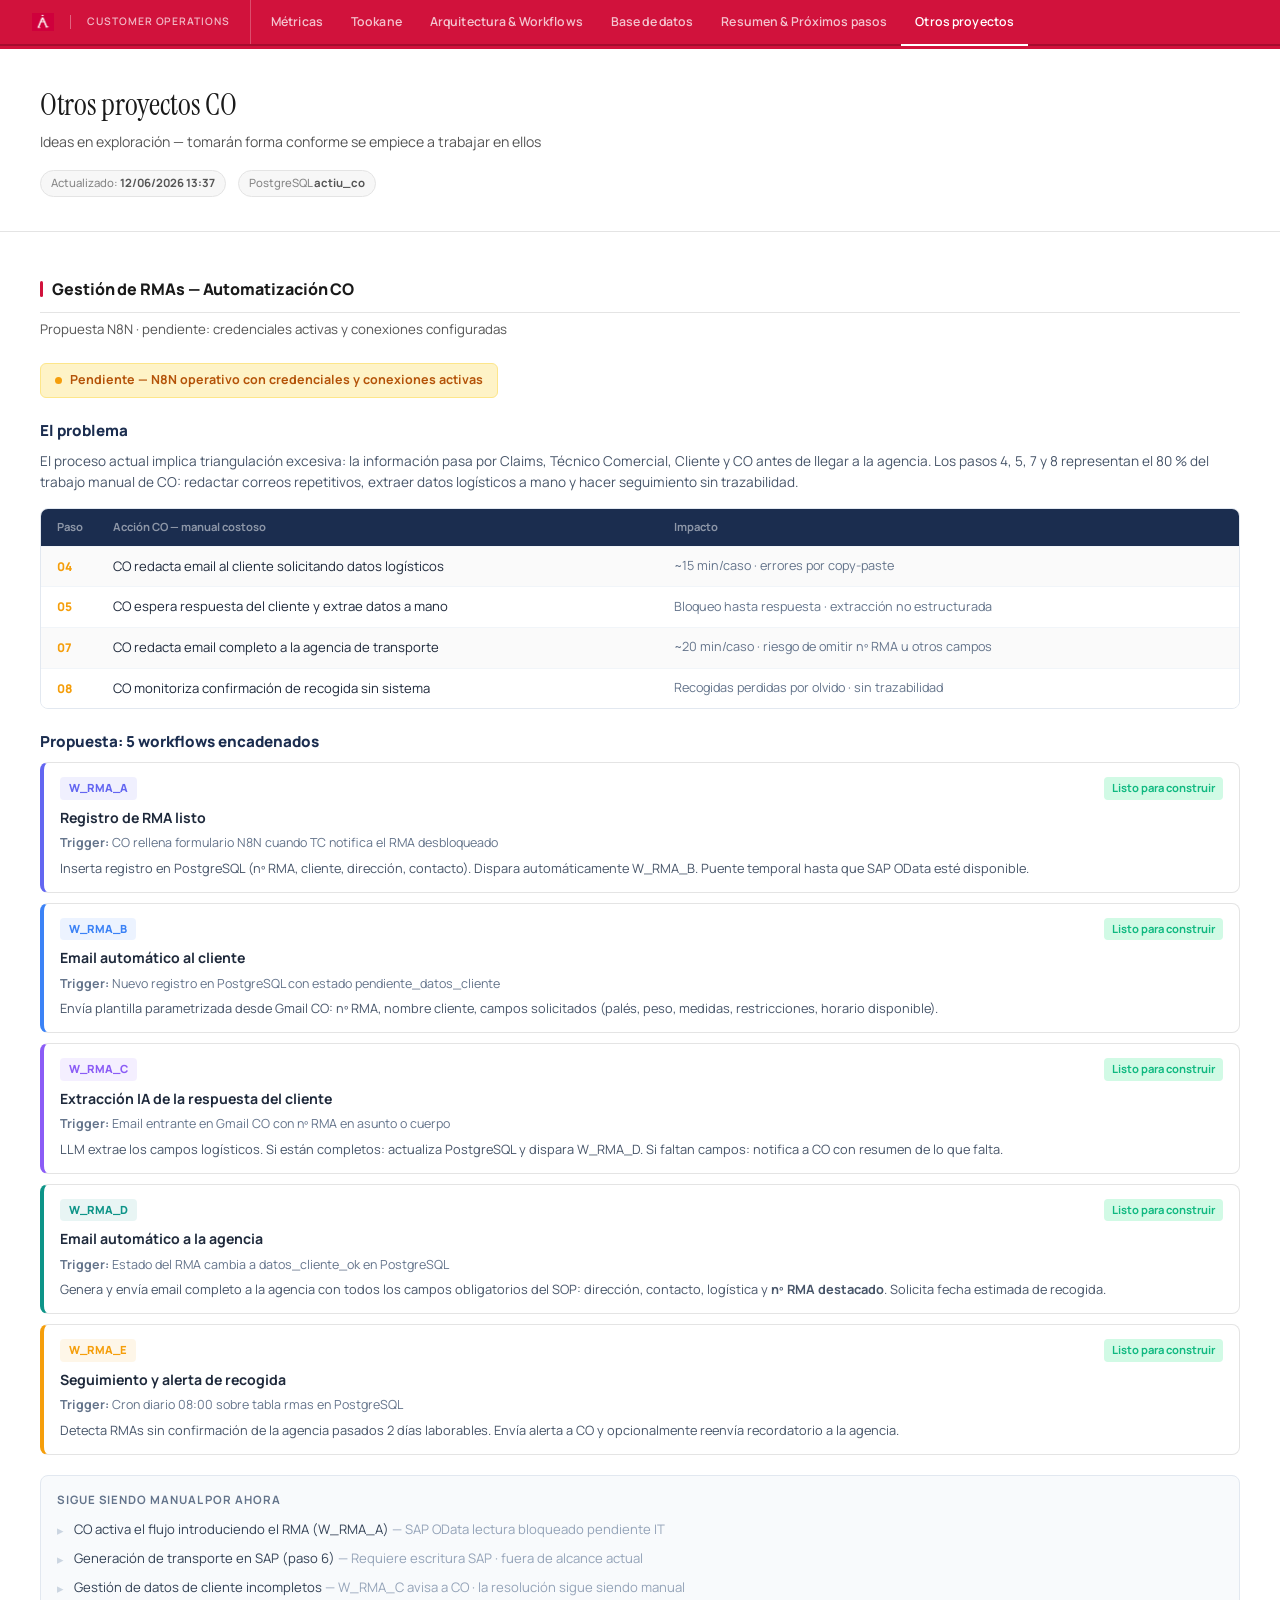
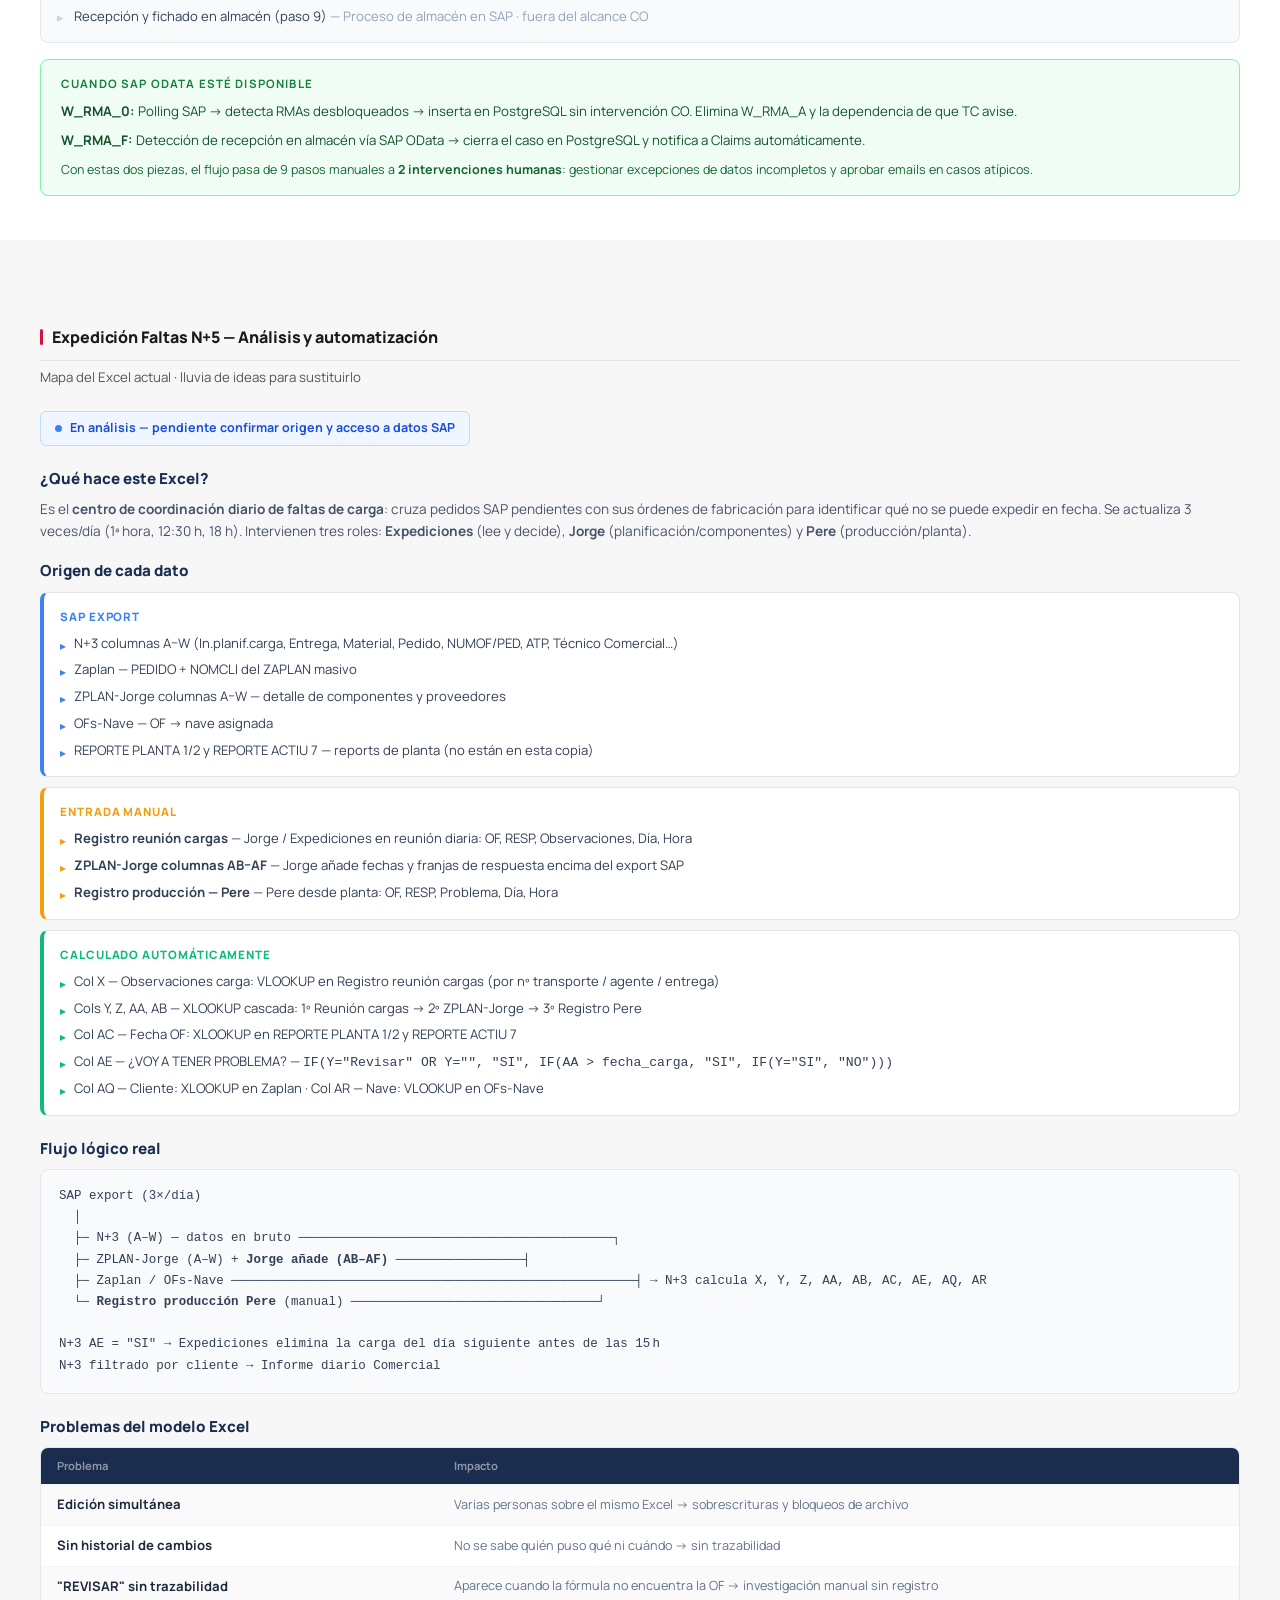
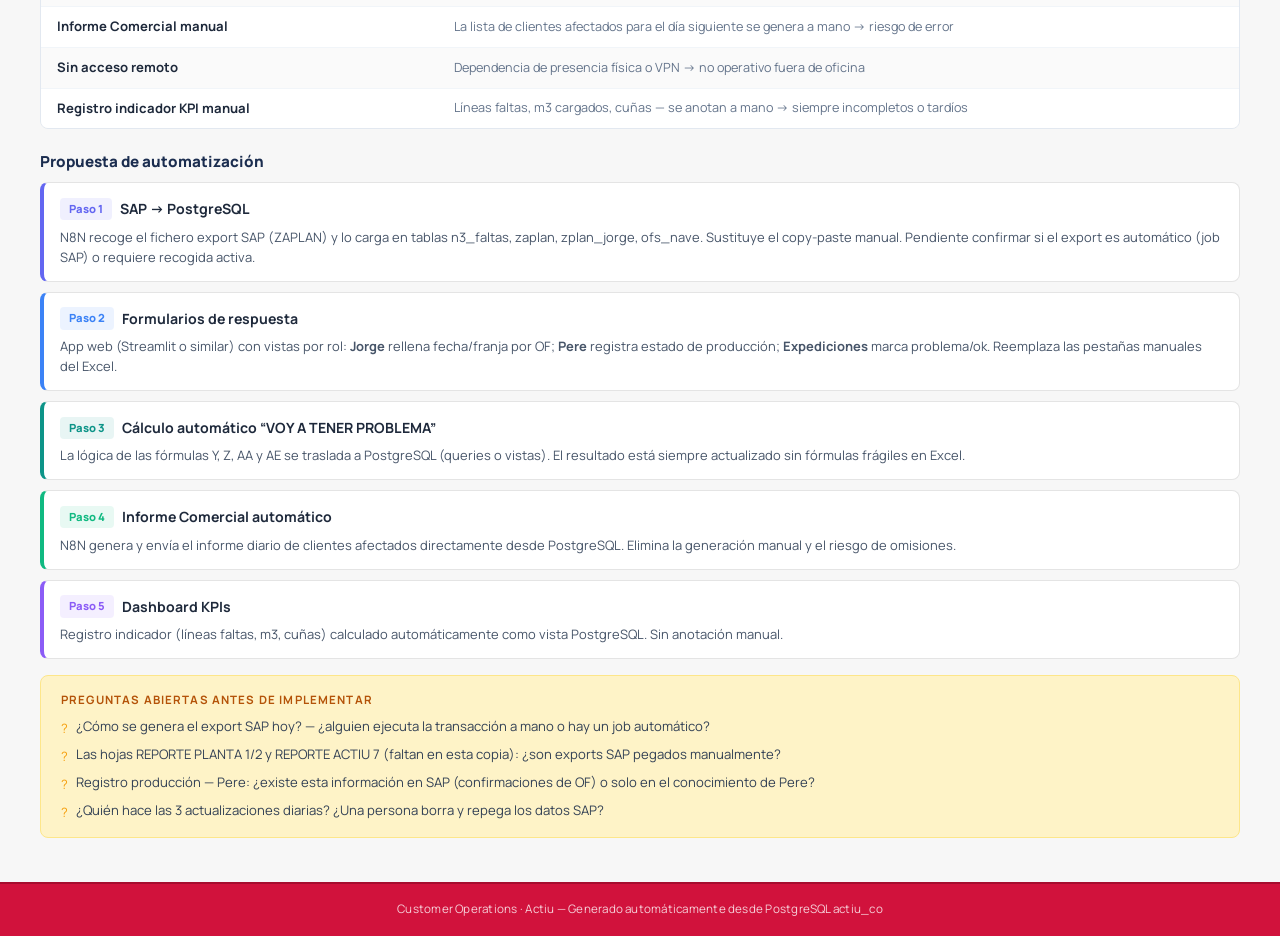
<file: otros-proyectos.html>
<!DOCTYPE html>
<html lang="es">
<head>
<meta charset="utf-8"/>
<meta name="viewport" content="width=device-width, initial-scale=1.0"/>
<title>CO Actiu &mdash; SAP &harr; Tookane</title>
<link rel="preconnect" href="https://fonts.googleapis.com"/>
<link rel="preconnect" href="https://fonts.gstatic.com" crossorigin="anonymous"/>
<link href="https://fonts.googleapis.com/css2?family=Instrument+Serif:ital@0;1&amp;family=Manrope:wght@400;500;600;700;800&amp;display=swap" rel="stylesheet"/>
<link rel="stylesheet" href="style.css"/>
</head>
<body>

<nav><a href="index.html" class="nav-brand"><img src="actiu-logo.png" alt="Actiu" style="height:18px;width:auto;display:block;" /><span style="width:1px;height:14px;background:rgba(255,255,255,.35);margin:0 6px;"></span><span style="font-size:.65rem;font-weight:600;color:rgba(255,255,255,.7);text-transform:uppercase;letter-spacing:.09em;">Customer Operations</span></a><a href="index.html" class="nav-link">M&eacute;tricas</a><a href="por-que-automatizar.html" class="nav-link">Tookane</a><a href="arquitectura.html" class="nav-link">Arquitectura &amp; Workflows</a><a href="base-de-datos.html" class="nav-link">Base de datos</a><a href="resumen.html" class="nav-link">Resumen &amp; Pr&oacute;ximos pasos</a><a href="otros-proyectos.html" class="nav-link active">Otros proyectos</a></nav>

<div class="hero">
  <div class="hero-inner">
    <h1>Otros proyectos CO</h1>
    <p>Ideas en exploraci&oacute;n &mdash; tomar&aacute;n forma conforme se empiece a trabajar en ellos</p>
    <div class="hero-meta">
      <span class="hero-chip">Actualizado: <strong>12/06/2026 13:37</strong></span>
      <span class="hero-chip">PostgreSQL <strong>actiu_co</strong></span>
    </div>
  </div>
</div>

<div class="page-content">
<section id="rmas">
<h2 class="section-title">Gesti&oacute;n de RMAs &mdash; Automatizaci&oacute;n CO</h2>
<p class="section-sub">Propuesta N8N &middot; pendiente: credenciales activas y conexiones configuradas</p>
<div style="display:inline-flex;align-items:center;gap:8px;background:#FEF3C7;border:1px solid #FDE68A;border-radius:6px;padding:6px 14px;margin-bottom:20px;"><span style="width:7px;height:7px;border-radius:50%;background:#F59E0B;display:inline-block;flex-shrink:0;"></span><span style="font-size:.78rem;font-weight:700;color:#B45309;">Pendiente &mdash; N8N operativo con credenciales y conexiones activas</span></div>
<h3 class="sec-h3" style="margin-top:0">El problema</h3>
<p style="font-size:.85rem;color:#475569;line-height:1.6;margin-bottom:14px;">El proceso actual implica triangulaci&oacute;n excesiva: la informaci&oacute;n pasa por Claims, T&eacute;cnico Comercial, Cliente y CO antes de llegar a la agencia. Los pasos 4, 5, 7 y 8 representan el 80&thinsp;% del trabajo manual de CO: redactar correos repetitivos, extraer datos log&iacute;sticos a mano y hacer seguimiento sin trazabilidad.</p>
<div style="border:1px solid #E2E8F0;border-radius:8px;overflow:hidden;margin-bottom:20px;"><div style="background:#1B2D4F;padding:9px 16px;display:grid;grid-template-columns:44px 1fr 1fr;gap:12px;"><span style="color:rgba(255,255,255,.5);font-size:.7rem;font-weight:700;">Paso</span><span style="color:rgba(255,255,255,.5);font-size:.7rem;font-weight:700;">Acci&oacute;n CO &mdash; manual costoso</span><span style="color:rgba(255,255,255,.5);font-size:.7rem;font-weight:700;">Impacto</span></div><div style="display:grid;grid-template-columns:44px 1fr 1fr;gap:12px;padding:9px 16px;border-top:1px solid #F1F5F9;background:#FAFAFA;align-items:center;"><span style="font-size:.75rem;font-weight:800;color:#F59E0B;">04</span><span style="font-size:.82rem;color:#1E293B;">CO redacta email al cliente solicitando datos log&iacute;sticos</span><span style="font-size:.79rem;color:#64748B;">~15 min/caso &middot; errores por copy-paste</span></div><div style="display:grid;grid-template-columns:44px 1fr 1fr;gap:12px;padding:9px 16px;border-top:1px solid #F1F5F9;background:white;align-items:center;"><span style="font-size:.75rem;font-weight:800;color:#F59E0B;">05</span><span style="font-size:.82rem;color:#1E293B;">CO espera respuesta del cliente y extrae datos a mano</span><span style="font-size:.79rem;color:#64748B;">Bloqueo hasta respuesta &middot; extracci&oacute;n no estructurada</span></div><div style="display:grid;grid-template-columns:44px 1fr 1fr;gap:12px;padding:9px 16px;border-top:1px solid #F1F5F9;background:#FAFAFA;align-items:center;"><span style="font-size:.75rem;font-weight:800;color:#F59E0B;">07</span><span style="font-size:.82rem;color:#1E293B;">CO redacta email completo a la agencia de transporte</span><span style="font-size:.79rem;color:#64748B;">~20 min/caso &middot; riesgo de omitir n&ordm; RMA u otros campos</span></div><div style="display:grid;grid-template-columns:44px 1fr 1fr;gap:12px;padding:9px 16px;border-top:1px solid #F1F5F9;background:white;align-items:center;"><span style="font-size:.75rem;font-weight:800;color:#F59E0B;">08</span><span style="font-size:.82rem;color:#1E293B;">CO monitoriza confirmaci&oacute;n de recogida sin sistema</span><span style="font-size:.79rem;color:#64748B;">Recogidas perdidas por olvido &middot; sin trazabilidad</span></div></div><h3 class="sec-h3">Propuesta: 5 workflows encadenados</h3>
<div class="cards-col"><div class="lft-card" style="border-left:4px solid #6366F1;"><div style="display:flex;justify-content:space-between;align-items:center;margin-bottom:6px;"><span style="font-size:.7rem;font-weight:800;color:#6366F1;background:#6366F118;padding:2px 9px;border-radius:4px;">W_RMA_A</span><span style="font-size:.7rem;font-weight:700;color:#10B981;background:#D1FAE5;padding:2px 8px;border-radius:4px;">Listo para construir</span></div><div style="font-size:.88rem;font-weight:700;color:#1E293B;margin-bottom:4px;">Registro de RMA listo</div><div style="font-size:.78rem;color:#64748B;margin-bottom:5px;"><strong>Trigger:</strong> CO rellena formulario N8N cuando TC notifica el RMA desbloqueado</div><div style="font-size:.8rem;color:#475569;line-height:1.5;">Inserta registro en PostgreSQL (n&ordm; RMA, cliente, direcci&oacute;n, contacto). Dispara autom&aacute;ticamente W_RMA_B. Puente temporal hasta que SAP OData est&eacute; disponible.</div></div><div class="lft-card" style="border-left:4px solid #3B82F6;"><div style="display:flex;justify-content:space-between;align-items:center;margin-bottom:6px;"><span style="font-size:.7rem;font-weight:800;color:#3B82F6;background:#3B82F618;padding:2px 9px;border-radius:4px;">W_RMA_B</span><span style="font-size:.7rem;font-weight:700;color:#10B981;background:#D1FAE5;padding:2px 8px;border-radius:4px;">Listo para construir</span></div><div style="font-size:.88rem;font-weight:700;color:#1E293B;margin-bottom:4px;">Email autom&aacute;tico al cliente</div><div style="font-size:.78rem;color:#64748B;margin-bottom:5px;"><strong>Trigger:</strong> Nuevo registro en PostgreSQL con estado pendiente_datos_cliente</div><div style="font-size:.8rem;color:#475569;line-height:1.5;">Env&iacute;a plantilla parametrizada desde Gmail CO: n&ordm; RMA, nombre cliente, campos solicitados (pal&eacute;s, peso, medidas, restricciones, horario disponible).</div></div><div class="lft-card" style="border-left:4px solid #8B5CF6;"><div style="display:flex;justify-content:space-between;align-items:center;margin-bottom:6px;"><span style="font-size:.7rem;font-weight:800;color:#8B5CF6;background:#8B5CF618;padding:2px 9px;border-radius:4px;">W_RMA_C</span><span style="font-size:.7rem;font-weight:700;color:#10B981;background:#D1FAE5;padding:2px 8px;border-radius:4px;">Listo para construir</span></div><div style="font-size:.88rem;font-weight:700;color:#1E293B;margin-bottom:4px;">Extracci&oacute;n IA de la respuesta del cliente</div><div style="font-size:.78rem;color:#64748B;margin-bottom:5px;"><strong>Trigger:</strong> Email entrante en Gmail CO con n&ordm; RMA en asunto o cuerpo</div><div style="font-size:.8rem;color:#475569;line-height:1.5;">LLM extrae los campos log&iacute;sticos. Si est&aacute;n completos: actualiza PostgreSQL y dispara W_RMA_D. Si faltan campos: notifica a CO con resumen de lo que falta.</div></div><div class="lft-card" style="border-left:4px solid #0D9488;"><div style="display:flex;justify-content:space-between;align-items:center;margin-bottom:6px;"><span style="font-size:.7rem;font-weight:800;color:#0D9488;background:#0D948818;padding:2px 9px;border-radius:4px;">W_RMA_D</span><span style="font-size:.7rem;font-weight:700;color:#10B981;background:#D1FAE5;padding:2px 8px;border-radius:4px;">Listo para construir</span></div><div style="font-size:.88rem;font-weight:700;color:#1E293B;margin-bottom:4px;">Email autom&aacute;tico a la agencia</div><div style="font-size:.78rem;color:#64748B;margin-bottom:5px;"><strong>Trigger:</strong> Estado del RMA cambia a datos_cliente_ok en PostgreSQL</div><div style="font-size:.8rem;color:#475569;line-height:1.5;">Genera y env&iacute;a email completo a la agencia con todos los campos obligatorios del SOP: direcci&oacute;n, contacto, log&iacute;stica y <strong>n&ordm; RMA destacado</strong>. Solicita fecha estimada de recogida.</div></div><div class="lft-card" style="border-left:4px solid #F59E0B;"><div style="display:flex;justify-content:space-between;align-items:center;margin-bottom:6px;"><span style="font-size:.7rem;font-weight:800;color:#F59E0B;background:#F59E0B18;padding:2px 9px;border-radius:4px;">W_RMA_E</span><span style="font-size:.7rem;font-weight:700;color:#10B981;background:#D1FAE5;padding:2px 8px;border-radius:4px;">Listo para construir</span></div><div style="font-size:.88rem;font-weight:700;color:#1E293B;margin-bottom:4px;">Seguimiento y alerta de recogida</div><div style="font-size:.78rem;color:#64748B;margin-bottom:5px;"><strong>Trigger:</strong> Cron diario 08:00 sobre tabla rmas en PostgreSQL</div><div style="font-size:.8rem;color:#475569;line-height:1.5;">Detecta RMAs sin confirmaci&oacute;n de la agencia pasados 2 d&iacute;as laborables. Env&iacute;a alerta a CO y opcionalmente reenv&iacute;a recordatorio a la agencia.</div></div></div><div style="background:#F8FAFC;border:1px solid #E2E8F0;border-radius:8px;padding:14px 16px;margin-bottom:16px;"><div style="font-size:.72rem;font-weight:700;color:#64748B;text-transform:uppercase;letter-spacing:.08em;margin-bottom:10px;">Sigue siendo manual por ahora</div><div style="display:flex;flex-direction:column;gap:7px;"><div style="display:flex;gap:10px;align-items:flex-start;"><span style="color:#CBD5E1;font-size:.8rem;margin-top:1px;">&#9656;</span><span style="font-size:.82rem;color:#334155;">CO activa el flujo introduciendo el RMA (W_RMA_A)<span style="color:#94A3B8;"> &mdash; SAP OData lectura bloqueado pendiente IT</span></span></div><div style="display:flex;gap:10px;align-items:flex-start;"><span style="color:#CBD5E1;font-size:.8rem;margin-top:1px;">&#9656;</span><span style="font-size:.82rem;color:#334155;">Generaci&oacute;n de transporte en SAP (paso 6)<span style="color:#94A3B8;"> &mdash; Requiere escritura SAP &middot; fuera de alcance actual</span></span></div><div style="display:flex;gap:10px;align-items:flex-start;"><span style="color:#CBD5E1;font-size:.8rem;margin-top:1px;">&#9656;</span><span style="font-size:.82rem;color:#334155;">Gesti&oacute;n de datos de cliente incompletos<span style="color:#94A3B8;"> &mdash; W_RMA_C avisa a CO &middot; la resoluci&oacute;n sigue siendo manual</span></span></div><div style="display:flex;gap:10px;align-items:flex-start;"><span style="color:#CBD5E1;font-size:.8rem;margin-top:1px;">&#9656;</span><span style="font-size:.82rem;color:#334155;">Recepci&oacute;n y fichado en almac&eacute;n (paso 9)<span style="color:#94A3B8;"> &mdash; Proceso de almac&eacute;n en SAP &middot; fuera del alcance CO</span></span></div></div></div><div class="info-box info-box-green"><div class="ib-tag">Cuando SAP OData est&eacute; disponible</div><div style="display:flex;flex-direction:column;gap:8px;"><div style="font-size:.83rem;color:#14532D;line-height:1.55;"><strong>W_RMA_0:</strong> Polling SAP &rarr; detecta RMAs desbloqueados &rarr; inserta en PostgreSQL sin intervenci&oacute;n CO. Elimina W_RMA_A y la dependencia de que TC avise.</div><div style="font-size:.83rem;color:#14532D;line-height:1.55;"><strong>W_RMA_F:</strong> Detecci&oacute;n de recepci&oacute;n en almac&eacute;n v&iacute;a SAP OData &rarr; cierra el caso en PostgreSQL y notifica a Claims autom&aacute;ticamente.</div><div style="font-size:.78rem;color:#166534;margin-top:2px;">Con estas dos piezas, el flujo pasa de 9 pasos manuales a <strong>2 intervenciones humanas</strong>: gestionar excepciones de datos incompletos y aprobar emails en casos at&iacute;picos.</div></div></div>
</section>
<section id="expedicion-faltas" style="margin-top:40px;">
<h2 class="section-title">Expedici&oacute;n Faltas N+5 &mdash; An&aacute;lisis y automatizaci&oacute;n</h2>
<p class="section-sub">Mapa del Excel actual &middot; lluvia de ideas para sustituirlo</p>
<div style="display:inline-flex;align-items:center;gap:8px;background:#EFF6FF;border:1px solid #BFDBFE;border-radius:6px;padding:6px 14px;margin-bottom:20px;"><span style="width:7px;height:7px;border-radius:50%;background:#3B82F6;display:inline-block;flex-shrink:0;"></span><span style="font-size:.78rem;font-weight:700;color:#1D4ED8;">En an&aacute;lisis &mdash; pendiente confirmar origen y acceso a datos SAP</span></div>
<h3 class="sec-h3" style="margin-top:0">&iquest;Qu&eacute; hace este Excel?</h3>
<p style="font-size:.85rem;color:#475569;line-height:1.6;margin-bottom:16px;">Es el <strong>centro de coordinaci&oacute;n diario de faltas de carga</strong>: cruza pedidos SAP pendientes con sus &oacute;rdenes de fabricaci&oacute;n para identificar qu&eacute; no se puede expedir en fecha. Se actualiza 3 veces/d&iacute;a (1&ordf; hora, 12:30&thinsp;h, 18&thinsp;h). Intervienen tres roles: <strong>Expediciones</strong> (lee y decide), <strong>Jorge</strong> (planificaci&oacute;n/componentes) y <strong>Pere</strong> (producci&oacute;n/planta).</p>
<h3 class="sec-h3" style="margin-top:0">Origen de cada dato</h3>
<div class="cards-col"><div class="lft-card" style="border-left:4px solid #3B82F6;"><div style="font-size:.72rem;font-weight:800;color:#3B82F6;text-transform:uppercase;letter-spacing:.08em;margin-bottom:8px;">SAP export</div><div style="display:flex;flex-direction:column;gap:5px;"><div style="display:flex;gap:8px;align-items:flex-start;"><span style="color:#3B82F6;font-size:.75rem;margin-top:2px;">&#9656;</span><span style="font-size:.82rem;color:#334155;line-height:1.5;">N+3 columnas A&ndash;W (In.planif.carga, Entrega, Material, Pedido, NUMOF/PED, ATP, T&eacute;cnico Comercial&hellip;)</span></div><div style="display:flex;gap:8px;align-items:flex-start;"><span style="color:#3B82F6;font-size:.75rem;margin-top:2px;">&#9656;</span><span style="font-size:.82rem;color:#334155;line-height:1.5;">Zaplan &mdash; PEDIDO + NOMCLI del ZAPLAN masivo</span></div><div style="display:flex;gap:8px;align-items:flex-start;"><span style="color:#3B82F6;font-size:.75rem;margin-top:2px;">&#9656;</span><span style="font-size:.82rem;color:#334155;line-height:1.5;">ZPLAN-Jorge columnas A&ndash;W &mdash; detalle de componentes y proveedores</span></div><div style="display:flex;gap:8px;align-items:flex-start;"><span style="color:#3B82F6;font-size:.75rem;margin-top:2px;">&#9656;</span><span style="font-size:.82rem;color:#334155;line-height:1.5;">OFs-Nave &mdash; OF &rarr; nave asignada</span></div><div style="display:flex;gap:8px;align-items:flex-start;"><span style="color:#3B82F6;font-size:.75rem;margin-top:2px;">&#9656;</span><span style="font-size:.82rem;color:#334155;line-height:1.5;">REPORTE PLANTA 1/2 y REPORTE ACTIU 7 &mdash; reports de planta (no est&aacute;n en esta copia)</span></div></div></div><div class="lft-card" style="border-left:4px solid #F59E0B;"><div style="font-size:.72rem;font-weight:800;color:#F59E0B;text-transform:uppercase;letter-spacing:.08em;margin-bottom:8px;">Entrada manual</div><div style="display:flex;flex-direction:column;gap:5px;"><div style="display:flex;gap:8px;align-items:flex-start;"><span style="color:#F59E0B;font-size:.75rem;margin-top:2px;">&#9656;</span><span style="font-size:.82rem;color:#334155;line-height:1.5;"><strong>Registro reuni&oacute;n cargas</strong> &mdash; Jorge / Expediciones en reuni&oacute;n diaria: OF, RESP, Observaciones, D&iacute;a, Hora</span></div><div style="display:flex;gap:8px;align-items:flex-start;"><span style="color:#F59E0B;font-size:.75rem;margin-top:2px;">&#9656;</span><span style="font-size:.82rem;color:#334155;line-height:1.5;"><strong>ZPLAN-Jorge columnas AB&ndash;AF</strong> &mdash; Jorge a&ntilde;ade fechas y franjas de respuesta encima del export SAP</span></div><div style="display:flex;gap:8px;align-items:flex-start;"><span style="color:#F59E0B;font-size:.75rem;margin-top:2px;">&#9656;</span><span style="font-size:.82rem;color:#334155;line-height:1.5;"><strong>Registro producci&oacute;n &mdash; Pere</strong> &mdash; Pere desde planta: OF, RESP, Problema, D&iacute;a, Hora</span></div></div></div><div class="lft-card" style="border-left:4px solid #10B981;"><div style="font-size:.72rem;font-weight:800;color:#10B981;text-transform:uppercase;letter-spacing:.08em;margin-bottom:8px;">Calculado autom&aacute;ticamente</div><div style="display:flex;flex-direction:column;gap:5px;"><div style="display:flex;gap:8px;align-items:flex-start;"><span style="color:#10B981;font-size:.75rem;margin-top:2px;">&#9656;</span><span style="font-size:.82rem;color:#334155;line-height:1.5;">Col X &mdash; Observaciones carga: VLOOKUP en Registro reuni&oacute;n cargas (por n&ordm; transporte / agente / entrega)</span></div><div style="display:flex;gap:8px;align-items:flex-start;"><span style="color:#10B981;font-size:.75rem;margin-top:2px;">&#9656;</span><span style="font-size:.82rem;color:#334155;line-height:1.5;">Cols Y, Z, AA, AB &mdash; XLOOKUP cascada: 1&ordm; Reuni&oacute;n cargas &rarr; 2&ordm; ZPLAN-Jorge &rarr; 3&ordm; Registro Pere</span></div><div style="display:flex;gap:8px;align-items:flex-start;"><span style="color:#10B981;font-size:.75rem;margin-top:2px;">&#9656;</span><span style="font-size:.82rem;color:#334155;line-height:1.5;">Col AC &mdash; Fecha OF: XLOOKUP en REPORTE PLANTA 1/2 y REPORTE ACTIU 7</span></div><div style="display:flex;gap:8px;align-items:flex-start;"><span style="color:#10B981;font-size:.75rem;margin-top:2px;">&#9656;</span><span style="font-size:.82rem;color:#334155;line-height:1.5;">Col AE &mdash; &iquest;VOY A TENER PROBLEMA? &mdash; <code>IF(Y=&quot;Revisar&quot; OR Y=&quot;&quot;, &quot;SI&quot;, IF(AA &gt; fecha_carga, &quot;SI&quot;, IF(Y=&quot;SI&quot;, &quot;NO&quot;)))</code></span></div><div style="display:flex;gap:8px;align-items:flex-start;"><span style="color:#10B981;font-size:.75rem;margin-top:2px;">&#9656;</span><span style="font-size:.82rem;color:#334155;line-height:1.5;">Col AQ &mdash; Cliente: XLOOKUP en Zaplan &middot; Col AR &mdash; Nave: VLOOKUP en OFs-Nave</span></div></div></div></div><h3 class="sec-h3" style="margin-top:0">Flujo l&oacute;gico real</h3>
<div style="background:#F8FAFC;border:1px solid #E2E8F0;border-radius:8px;padding:16px 18px;margin-bottom:20px;font-family:monospace;font-size:.78rem;color:#334155;line-height:1.7;">SAP export (3&times;/d&iacute;a)<br>&nbsp;&nbsp;│<br>&nbsp;&nbsp;├─ N+3 (A&ndash;W) &mdash; datos en bruto ──────────────────────────────────────────┐<br>&nbsp;&nbsp;├─ ZPLAN-Jorge (A&ndash;W) + <strong>Jorge a&ntilde;ade (AB&ndash;AF)</strong> ─────────────────┤<br>&nbsp;&nbsp;├─ Zaplan / OFs-Nave ──────────────────────────────────────────────────────┤ → N+3 calcula X, Y, Z, AA, AB, AC, AE, AQ, AR<br>&nbsp;&nbsp;└─ <strong>Registro producci&oacute;n Pere</strong> (manual) ─────────────────────────────────┘<br><br>N+3 AE = &quot;SI&quot; &rarr; Expediciones elimina la carga del d&iacute;a siguiente antes de las 15&thinsp;h<br>N+3 filtrado por cliente &rarr; Informe diario Comercial</div><h3 class="sec-h3" style="margin-top:0">Problemas del modelo Excel</h3>
<div style="border:1px solid #E2E8F0;border-radius:8px;overflow:hidden;margin-bottom:20px;"><div style="background:#1B2D4F;padding:9px 16px;display:grid;grid-template-columns:1fr 2fr;gap:12px;"><span style="color:rgba(255,255,255,.5);font-size:.7rem;font-weight:700;">Problema</span><span style="color:rgba(255,255,255,.5);font-size:.7rem;font-weight:700;">Impacto</span></div><div style="display:grid;grid-template-columns:1fr 2fr;gap:12px;padding:9px 16px;border-top:1px solid #F1F5F9;background:#FAFAFA;align-items:center;"><span style="font-size:.82rem;font-weight:700;color:#1E293B;">Edici&oacute;n simult&aacute;nea</span><span style="font-size:.79rem;color:#64748B;">Varias personas sobre el mismo Excel &rarr; sobrescrituras y bloqueos de archivo</span></div><div style="display:grid;grid-template-columns:1fr 2fr;gap:12px;padding:9px 16px;border-top:1px solid #F1F5F9;background:white;align-items:center;"><span style="font-size:.82rem;font-weight:700;color:#1E293B;">Sin historial de cambios</span><span style="font-size:.79rem;color:#64748B;">No se sabe qui&eacute;n puso qu&eacute; ni cu&aacute;ndo &rarr; sin trazabilidad</span></div><div style="display:grid;grid-template-columns:1fr 2fr;gap:12px;padding:9px 16px;border-top:1px solid #F1F5F9;background:#FAFAFA;align-items:center;"><span style="font-size:.82rem;font-weight:700;color:#1E293B;">&quot;REVISAR&quot; sin trazabilidad</span><span style="font-size:.79rem;color:#64748B;">Aparece cuando la f&oacute;rmula no encuentra la OF &rarr; investigaci&oacute;n manual sin registro</span></div><div style="display:grid;grid-template-columns:1fr 2fr;gap:12px;padding:9px 16px;border-top:1px solid #F1F5F9;background:white;align-items:center;"><span style="font-size:.82rem;font-weight:700;color:#1E293B;">Informe Comercial manual</span><span style="font-size:.79rem;color:#64748B;">La lista de clientes afectados para el d&iacute;a siguiente se genera a mano &rarr; riesgo de error</span></div><div style="display:grid;grid-template-columns:1fr 2fr;gap:12px;padding:9px 16px;border-top:1px solid #F1F5F9;background:#FAFAFA;align-items:center;"><span style="font-size:.82rem;font-weight:700;color:#1E293B;">Sin acceso remoto</span><span style="font-size:.79rem;color:#64748B;">Dependencia de presencia f&iacute;sica o VPN &rarr; no operativo fuera de oficina</span></div><div style="display:grid;grid-template-columns:1fr 2fr;gap:12px;padding:9px 16px;border-top:1px solid #F1F5F9;background:white;align-items:center;"><span style="font-size:.82rem;font-weight:700;color:#1E293B;">Registro indicador KPI manual</span><span style="font-size:.79rem;color:#64748B;">L&iacute;neas faltas, m3 cargados, cu&ntilde;as &mdash; se anotan a mano &rarr; siempre incompletos o tard&iacute;os</span></div></div><h3 class="sec-h3">Propuesta de automatizaci&oacute;n</h3>
<div class="cards-col" style="margin-bottom:16px;"><div class="lft-card" style="border-left:4px solid #6366F1;"><div style="display:flex;align-items:center;gap:8px;margin-bottom:6px;"><span style="font-size:.7rem;font-weight:800;color:#6366F1;background:#6366F118;padding:2px 9px;border-radius:4px;">Paso 1</span><span style="font-size:.88rem;font-weight:700;color:#1E293B;">SAP &rarr; PostgreSQL</span></div><div style="font-size:.81rem;color:#475569;line-height:1.55;">N8N recoge el fichero export SAP (ZAPLAN) y lo carga en tablas n3_faltas, zaplan, zplan_jorge, ofs_nave. Sustituye el copy-paste manual. Pendiente confirmar si el export es autom&aacute;tico (job SAP) o requiere recogida activa.</div></div><div class="lft-card" style="border-left:4px solid #3B82F6;"><div style="display:flex;align-items:center;gap:8px;margin-bottom:6px;"><span style="font-size:.7rem;font-weight:800;color:#3B82F6;background:#3B82F618;padding:2px 9px;border-radius:4px;">Paso 2</span><span style="font-size:.88rem;font-weight:700;color:#1E293B;">Formularios de respuesta</span></div><div style="font-size:.81rem;color:#475569;line-height:1.55;">App web (Streamlit o similar) con vistas por rol: <strong>Jorge</strong> rellena fecha/franja por OF; <strong>Pere</strong> registra estado de producci&oacute;n; <strong>Expediciones</strong> marca problema/ok. Reemplaza las pesta&ntilde;as manuales del Excel.</div></div><div class="lft-card" style="border-left:4px solid #0D9488;"><div style="display:flex;align-items:center;gap:8px;margin-bottom:6px;"><span style="font-size:.7rem;font-weight:800;color:#0D9488;background:#0D948818;padding:2px 9px;border-radius:4px;">Paso 3</span><span style="font-size:.88rem;font-weight:700;color:#1E293B;">C&aacute;lculo autom&aacute;tico &ldquo;VOY A TENER PROBLEMA&rdquo;</span></div><div style="font-size:.81rem;color:#475569;line-height:1.55;">La l&oacute;gica de las f&oacute;rmulas Y, Z, AA y AE se traslada a PostgreSQL (queries o vistas). El resultado est&aacute; siempre actualizado sin f&oacute;rmulas frágiles en Excel.</div></div><div class="lft-card" style="border-left:4px solid #10B981;"><div style="display:flex;align-items:center;gap:8px;margin-bottom:6px;"><span style="font-size:.7rem;font-weight:800;color:#10B981;background:#10B98118;padding:2px 9px;border-radius:4px;">Paso 4</span><span style="font-size:.88rem;font-weight:700;color:#1E293B;">Informe Comercial autom&aacute;tico</span></div><div style="font-size:.81rem;color:#475569;line-height:1.55;">N8N genera y env&iacute;a el informe diario de clientes afectados directamente desde PostgreSQL. Elimina la generaci&oacute;n manual y el riesgo de omisiones.</div></div><div class="lft-card" style="border-left:4px solid #8B5CF6;"><div style="display:flex;align-items:center;gap:8px;margin-bottom:6px;"><span style="font-size:.7rem;font-weight:800;color:#8B5CF6;background:#8B5CF618;padding:2px 9px;border-radius:4px;">Paso 5</span><span style="font-size:.88rem;font-weight:700;color:#1E293B;">Dashboard KPIs</span></div><div style="font-size:.81rem;color:#475569;line-height:1.55;">Registro indicador (l&iacute;neas faltas, m3, cu&ntilde;as) calculado autom&aacute;ticamente como vista PostgreSQL. Sin anotaci&oacute;n manual.</div></div></div><div class="info-box info-box-amber"><div class="ib-tag">Preguntas abiertas antes de implementar</div><div style="display:flex;flex-direction:column;gap:6px;"><div style="display:flex;gap:8px;align-items:flex-start;"><span style="color:#F59E0B;font-size:.8rem;margin-top:1px;">?</span><span style="font-size:.82rem;color:#334155;line-height:1.5;">&iquest;C&oacute;mo se genera el export SAP hoy? &mdash; &iquest;alguien ejecuta la transacci&oacute;n a mano o hay un job autom&aacute;tico?</span></div><div style="display:flex;gap:8px;align-items:flex-start;"><span style="color:#F59E0B;font-size:.8rem;margin-top:1px;">?</span><span style="font-size:.82rem;color:#334155;line-height:1.5;">Las hojas REPORTE PLANTA 1/2 y REPORTE ACTIU 7 (faltan en esta copia): &iquest;son exports SAP pegados manualmente?</span></div><div style="display:flex;gap:8px;align-items:flex-start;"><span style="color:#F59E0B;font-size:.8rem;margin-top:1px;">?</span><span style="font-size:.82rem;color:#334155;line-height:1.5;">Registro producci&oacute;n &mdash; Pere: &iquest;existe esta informaci&oacute;n en SAP (confirmaciones de OF) o solo en el conocimiento de Pere?</span></div><div style="display:flex;gap:8px;align-items:flex-start;"><span style="color:#F59E0B;font-size:.8rem;margin-top:1px;">?</span><span style="font-size:.82rem;color:#334155;line-height:1.5;">&iquest;Qui&eacute;n hace las 3 actualizaciones diarias? &iquest;Una persona borra y repega los datos SAP?</span></div></div></div>
</section>

</div>

<footer>Customer Operations &middot; Actiu &mdash; Generado autom&aacute;ticamente desde PostgreSQL actiu_co</footer>

<script>(function(){var _V="2026-06-12T13:37:02";setInterval(function(){fetch("version.json?_="+Date.now()).then(function(r){return r.json();}).then(function(d){if(d.ts!==_V)location.reload();}).catch(function(){});},300000);})();</script></body>
</html>
</file>
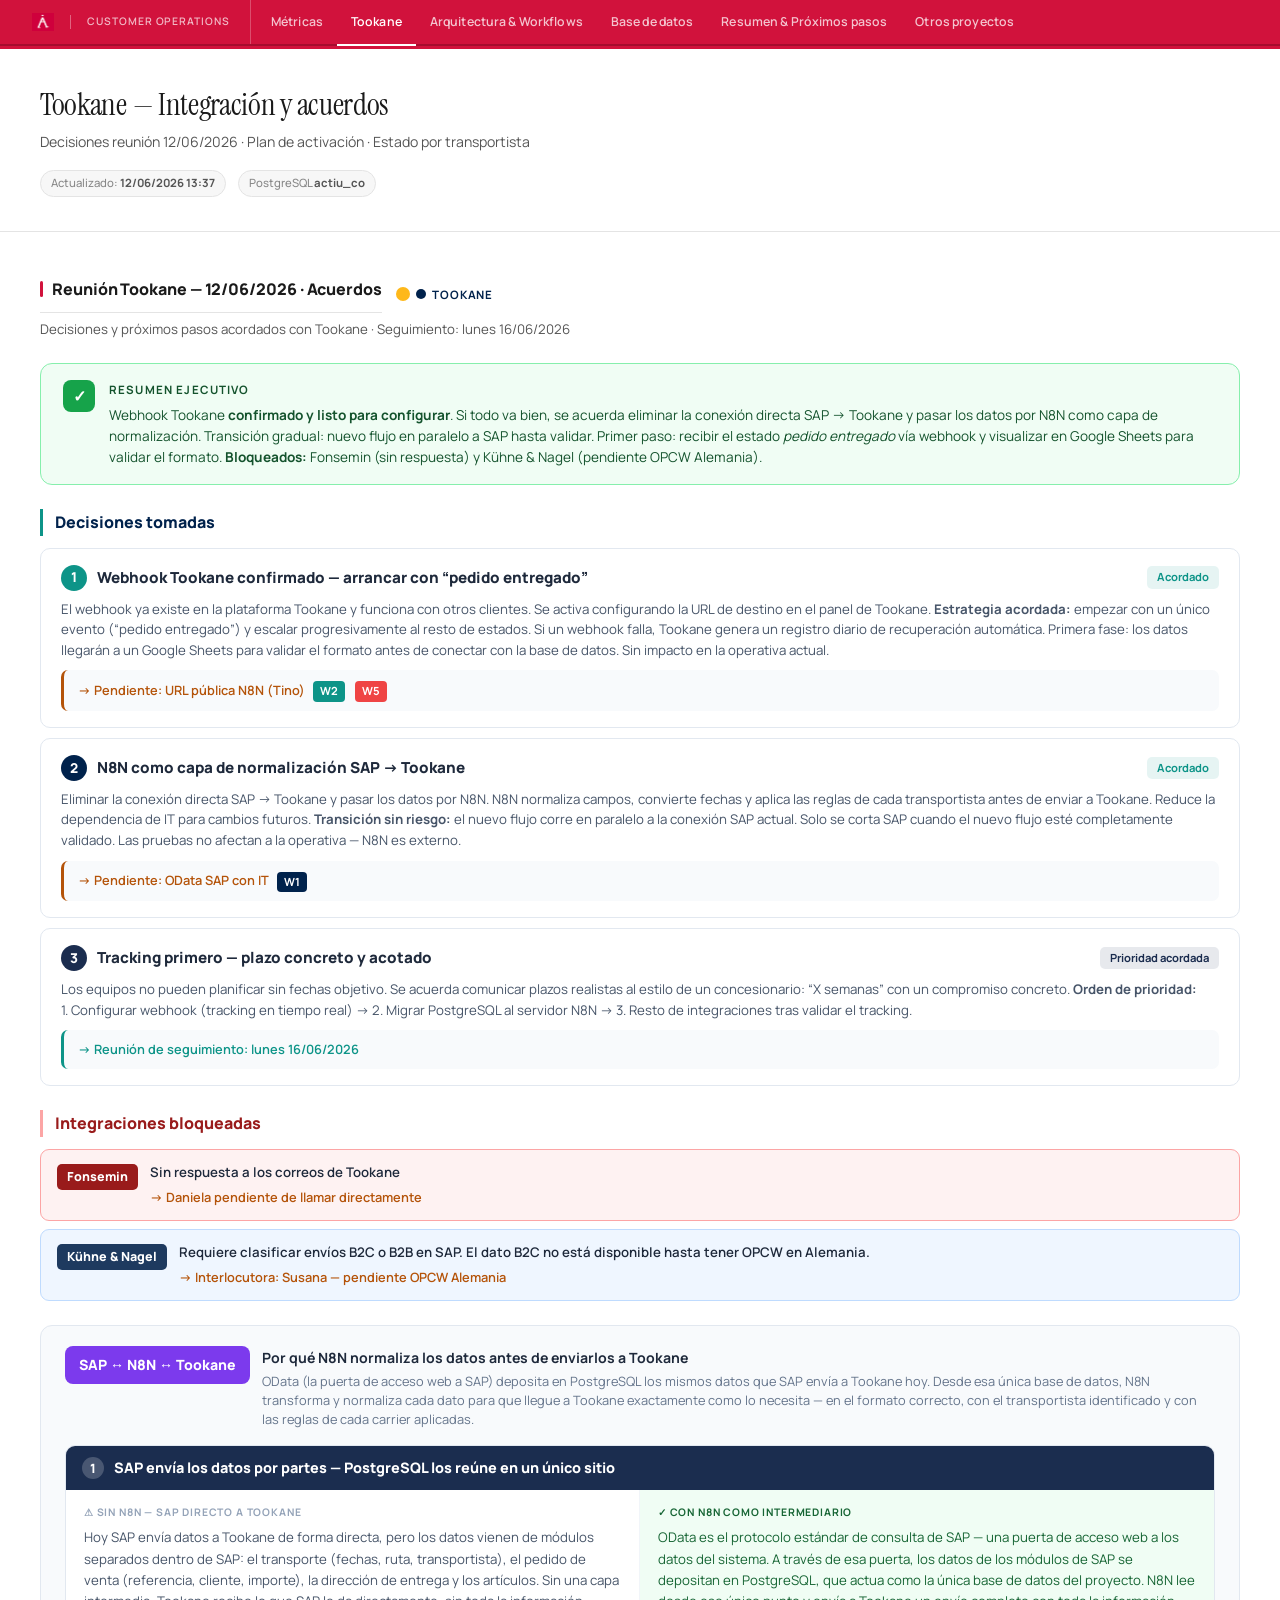
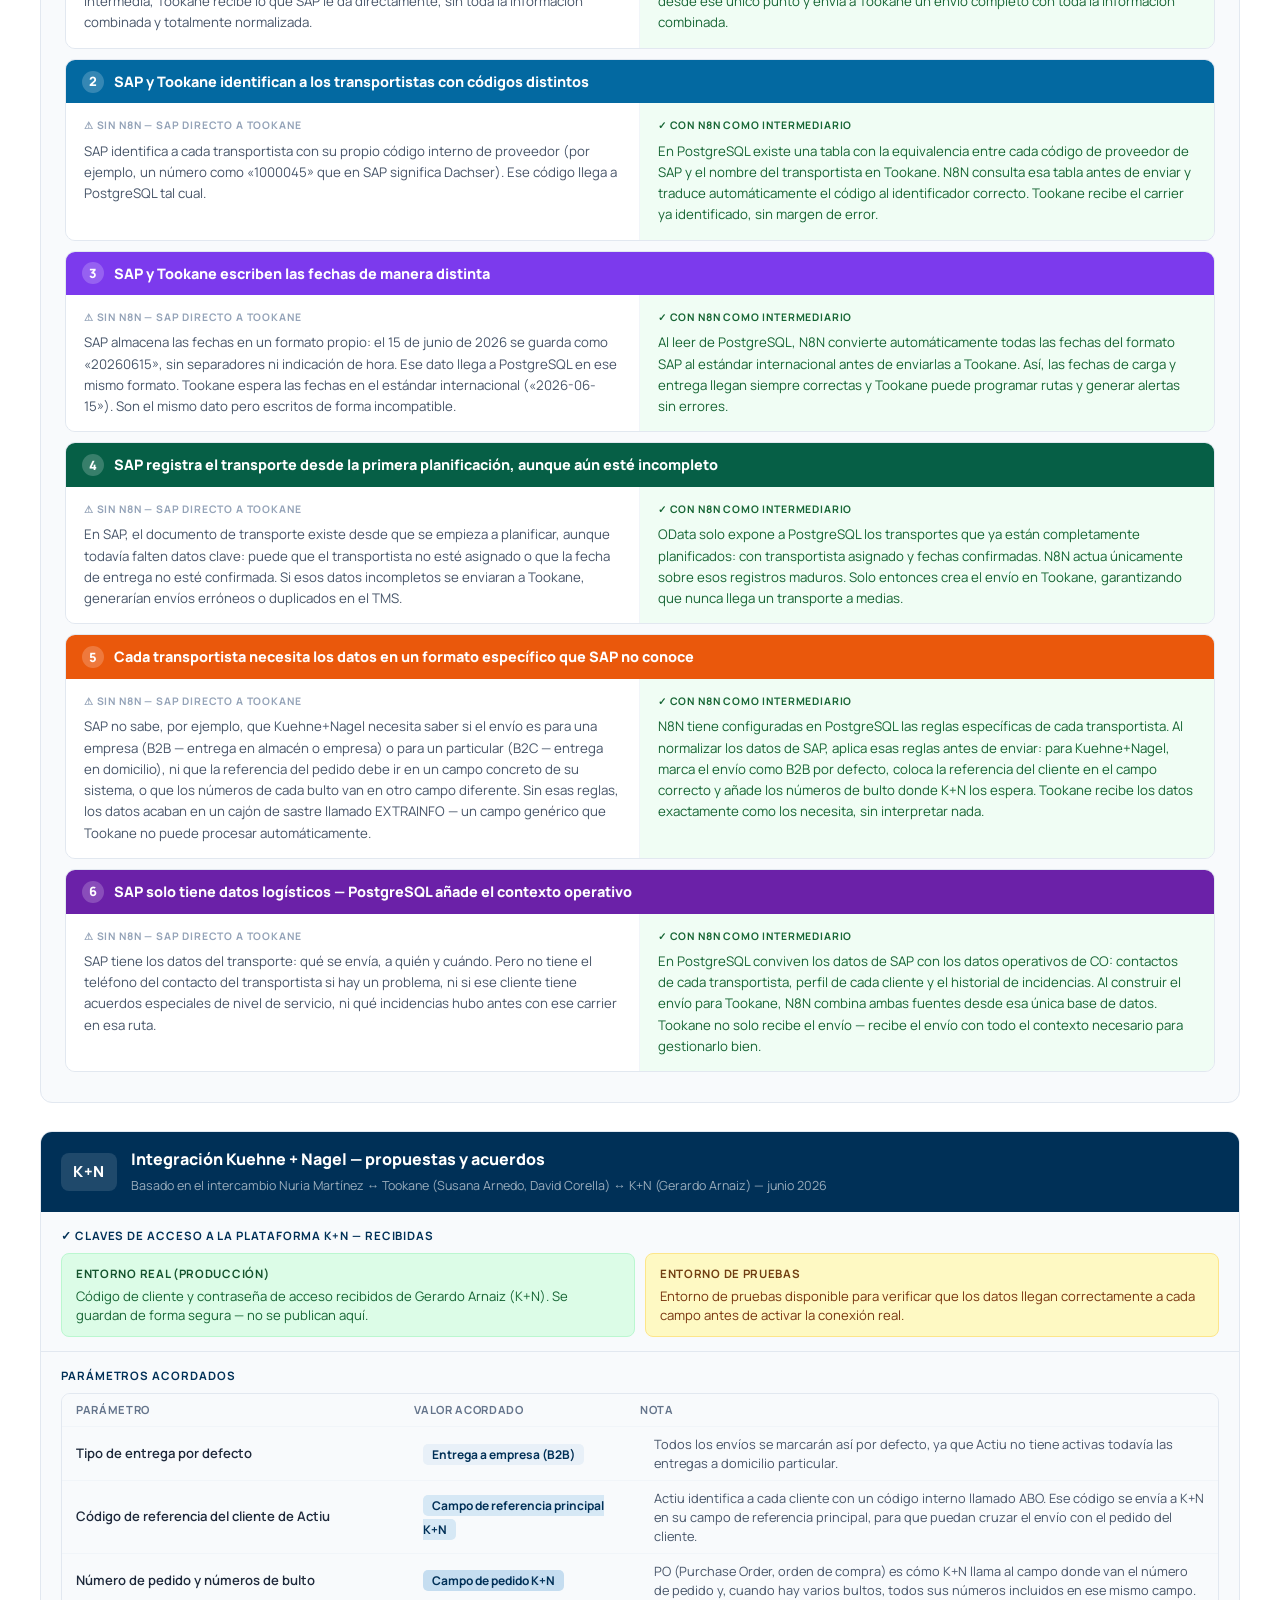
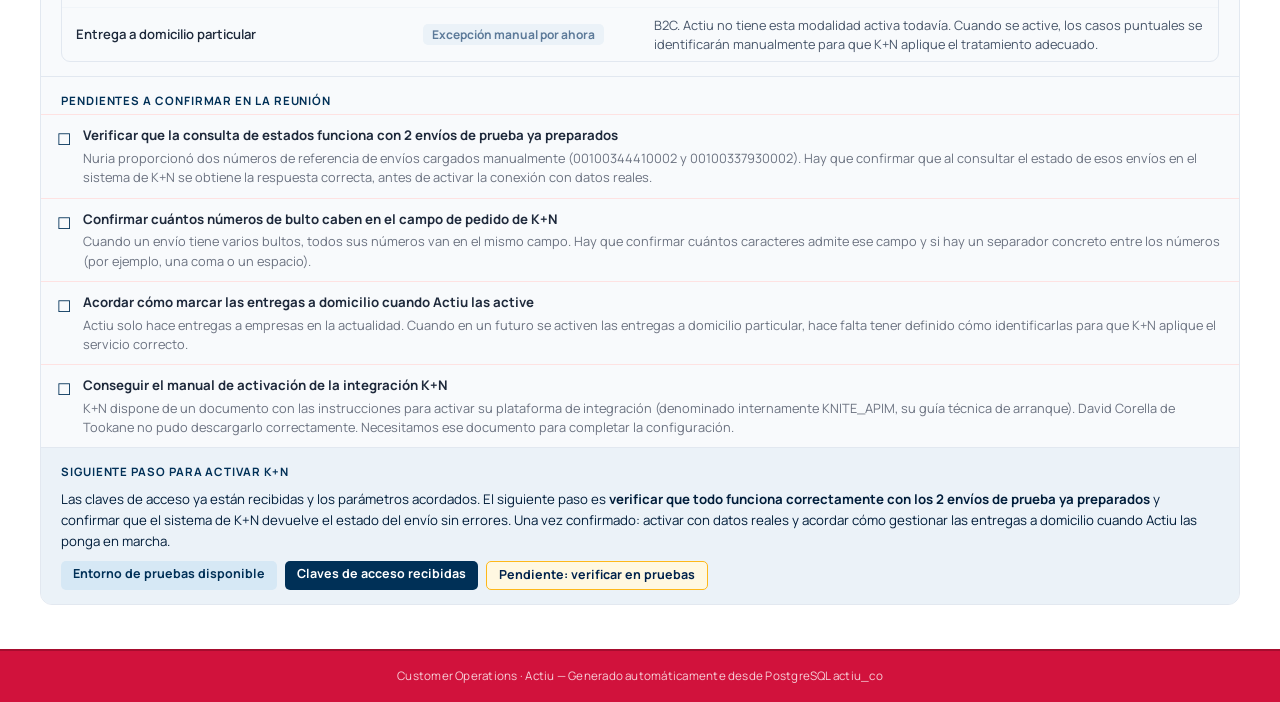
<file: por-que-automatizar.html>
<!DOCTYPE html>
<html lang="es">
<head>
<meta charset="utf-8"/>
<meta name="viewport" content="width=device-width, initial-scale=1.0"/>
<title>CO Actiu &mdash; SAP &harr; Tookane</title>
<link rel="preconnect" href="https://fonts.googleapis.com"/>
<link rel="preconnect" href="https://fonts.gstatic.com" crossorigin="anonymous"/>
<link href="https://fonts.googleapis.com/css2?family=Instrument+Serif:ital@0;1&amp;family=Manrope:wght@400;500;600;700;800&amp;display=swap" rel="stylesheet"/>
<link rel="stylesheet" href="style.css"/>
</head>
<body>

<nav><a href="index.html" class="nav-brand"><img src="actiu-logo.png" alt="Actiu" style="height:18px;width:auto;display:block;" /><span style="width:1px;height:14px;background:rgba(255,255,255,.35);margin:0 6px;"></span><span style="font-size:.65rem;font-weight:600;color:rgba(255,255,255,.7);text-transform:uppercase;letter-spacing:.09em;">Customer Operations</span></a><a href="index.html" class="nav-link">M&eacute;tricas</a><a href="por-que-automatizar.html" class="nav-link active">Tookane</a><a href="arquitectura.html" class="nav-link">Arquitectura &amp; Workflows</a><a href="base-de-datos.html" class="nav-link">Base de datos</a><a href="resumen.html" class="nav-link">Resumen &amp; Pr&oacute;ximos pasos</a><a href="otros-proyectos.html" class="nav-link">Otros proyectos</a></nav>

<div class="hero">
  <div class="hero-inner">
    <h1>Tookane &mdash; Integraci&oacute;n y acuerdos</h1>
    <p>Decisiones reunión 12/06/2026 &middot; Plan de activaci&oacute;n &middot; Estado por transportista</p>
    <div class="hero-meta">
      <span class="hero-chip">Actualizado: <strong>12/06/2026 13:37</strong></span>
      <span class="hero-chip">PostgreSQL <strong>actiu_co</strong></span>
    </div>
  </div>
</div>

<div class="page-content">
<section id="propuestas-tookane">
<div style="display:flex;align-items:center;gap:14px;margin-bottom:6px;flex-wrap:wrap;"><h2 class="section-title" style="margin:0;">Reuni&oacute;n Tookane &mdash; 12/06/2026 &middot; Acuerdos</h2><div style="display:flex;align-items:center;gap:6px;"><span style="display:inline-block;width:14px;height:14px;border-radius:50%;background:#FEB81A;"></span><span style="display:inline-block;width:10px;height:10px;border-radius:50%;background:#00224C;"></span><span style="font-size:.72rem;font-weight:700;color:#00224C;text-transform:uppercase;letter-spacing:.08em;">Tookane</span></div></div>
<p class="section-sub">Decisiones y pr&oacute;ximos pasos acordados con Tookane &middot; Seguimiento: lunes 16/06/2026</p>
<div style="background:#F0FDF4;border:1.5px solid #86EFAC;border-radius:12px;padding:16px 22px;margin-bottom:24px;display:flex;gap:14px;align-items:flex-start;"><div style="background:#16A34A;border-radius:8px;width:32px;height:32px;flex-shrink:0;display:flex;align-items:center;justify-content:center;"><span style="font-size:1rem;color:white;font-weight:800;">&#10003;</span></div><div><div style="font-size:.72rem;font-weight:700;color:#14532D;text-transform:uppercase;letter-spacing:.1em;margin-bottom:6px;">Resumen ejecutivo</div><p style="font-size:.85rem;color:#14532D;margin:0;line-height:1.55;">Webhook Tookane <strong>confirmado y listo para configurar</strong>. Si todo va bien, se acuerda eliminar la conexi&oacute;n directa SAP &rarr; Tookane y pasar los datos por N8N como capa de normalizaci&oacute;n. Transici&oacute;n gradual: nuevo flujo en paralelo a SAP hasta validar. Primer paso: recibir el estado <em>pedido entregado</em> v&iacute;a webhook y visualizar en Google Sheets para validar el formato. <strong>Bloqueados:</strong> Fonsemin (sin respuesta) y K&uuml;hne &amp; Nagel (pendiente OPCW Alemania).</p></div></div>
<h3 style="font-size:1rem;font-weight:800;color:#00224C;margin:0 0 12px;padding-left:12px;border-left:3px solid #0D9488;">Decisiones tomadas</h3>
<div style="border:1px solid #E2E8F0;border-radius:10px;padding:16px 20px;background:white;margin-bottom:10px;"><div style="display:flex;align-items:center;gap:10px;margin-bottom:8px;flex-wrap:wrap;"><span style="display:inline-flex;align-items:center;justify-content:center;width:26px;height:26px;border-radius:50%;background:#0D9488;color:white;font-weight:800;font-size:.85rem;flex-shrink:0;">1</span><span style="font-size:.95rem;font-weight:800;color:#1E293B;">Webhook Tookane confirmado &mdash; arrancar con &ldquo;pedido entregado&rdquo;</span><span style="background:#0D94881a;color:#0D9488;border-radius:5px;padding:2px 10px;font-size:.7rem;font-weight:700;margin-left:auto;">Acordado</span></div><p style="font-size:.83rem;color:#475569;margin:0 0 10px;line-height:1.55;">El webhook ya existe en la plataforma Tookane y funciona con otros clientes. Se activa configurando la URL de destino en el panel de Tookane. <strong>Estrategia acordada:</strong> empezar con un &uacute;nico evento (&ldquo;pedido entregado&rdquo;) y escalar progresivamente al resto de estados. Si un webhook falla, Tookane genera un registro diario de recuperaci&oacute;n autom&aacute;tica. Primera fase: los datos llegar&aacute;n a un Google Sheets para validar el formato antes de conectar con la base de datos. Sin impacto en la operativa actual.</p><div style="background:#F8FAFC;border-radius:7px;padding:9px 14px;border-left:3px solid #B45309;display:flex;align-items:center;gap:8px;flex-wrap:wrap;"><span style="font-size:.8rem;color:#B45309;font-weight:600;">&#8594; Pendiente: URL p&uacute;blica N8N (Tino)</span><span style="display:inline-block;background:#0D9488;color:white;border-radius:4px;padding:1px 7px;font-size:.7rem;font-weight:700;margin:2px 2px 0 0;">W2</span><span style="display:inline-block;background:#EF4444;color:white;border-radius:4px;padding:1px 7px;font-size:.7rem;font-weight:700;margin:2px 2px 0 0;">W5</span></div></div><div style="border:1px solid #E2E8F0;border-radius:10px;padding:16px 20px;background:white;margin-bottom:10px;"><div style="display:flex;align-items:center;gap:10px;margin-bottom:8px;flex-wrap:wrap;"><span style="display:inline-flex;align-items:center;justify-content:center;width:26px;height:26px;border-radius:50%;background:#00224C;color:white;font-weight:800;font-size:.85rem;flex-shrink:0;">2</span><span style="font-size:.95rem;font-weight:800;color:#1E293B;">N8N como capa de normalizaci&oacute;n SAP &rarr; Tookane</span><span style="background:#0D94881a;color:#0D9488;border-radius:5px;padding:2px 10px;font-size:.7rem;font-weight:700;margin-left:auto;">Acordado</span></div><p style="font-size:.83rem;color:#475569;margin:0 0 10px;line-height:1.55;">Eliminar la conexi&oacute;n directa SAP &rarr; Tookane y pasar los datos por N8N. N8N normaliza campos, convierte fechas y aplica las reglas de cada transportista antes de enviar a Tookane. Reduce la dependencia de IT para cambios futuros. <strong>Transici&oacute;n sin riesgo:</strong> el nuevo flujo corre en paralelo a la conexi&oacute;n SAP actual. Solo se corta SAP cuando el nuevo flujo est&eacute; completamente validado. Las pruebas no afectan a la operativa &mdash; N8N es externo.</p><div style="background:#F8FAFC;border-radius:7px;padding:9px 14px;border-left:3px solid #B45309;display:flex;align-items:center;gap:8px;flex-wrap:wrap;"><span style="font-size:.8rem;color:#B45309;font-weight:600;">&#8594; Pendiente: OData SAP con IT</span><span style="display:inline-block;background:#00224C;color:white;border-radius:4px;padding:1px 7px;font-size:.7rem;font-weight:700;margin:2px 2px 0 0;">W1</span></div></div><div style="border:1px solid #E2E8F0;border-radius:10px;padding:16px 20px;background:white;margin-bottom:10px;"><div style="display:flex;align-items:center;gap:10px;margin-bottom:8px;flex-wrap:wrap;"><span style="display:inline-flex;align-items:center;justify-content:center;width:26px;height:26px;border-radius:50%;background:#1B2D4F;color:white;font-weight:800;font-size:.85rem;flex-shrink:0;">3</span><span style="font-size:.95rem;font-weight:800;color:#1E293B;">Tracking primero &mdash; plazo concreto y acotado</span><span style="background:#1B2D4F1a;color:#1B2D4F;border-radius:5px;padding:2px 10px;font-size:.7rem;font-weight:700;margin-left:auto;">Prioridad acordada</span></div><p style="font-size:.83rem;color:#475569;margin:0 0 10px;line-height:1.55;">Los equipos no pueden planificar sin fechas objetivo. Se acuerda comunicar plazos realistas al estilo de un concesionario: &ldquo;X semanas&rdquo; con un compromiso concreto. <strong>Orden de prioridad:</strong> 1.&nbsp;Configurar webhook (tracking en tiempo real) &rarr; 2.&nbsp;Migrar PostgreSQL al servidor N8N &rarr; 3.&nbsp;Resto de integraciones tras validar el tracking.</p><div style="background:#F8FAFC;border-radius:7px;padding:9px 14px;border-left:3px solid #0D9488;display:flex;align-items:center;gap:8px;flex-wrap:wrap;"><span style="font-size:.8rem;color:#0D9488;font-weight:600;">&#8594; Reuni&oacute;n de seguimiento: lunes 16/06/2026</span></div></div><h3 style="font-size:1rem;font-weight:800;color:#991B1B;margin:24px 0 12px;padding-left:12px;border-left:3px solid #FCA5A5;">Integraciones bloqueadas</h3>
<div style="background:#FEF2F2;border:1px solid #FCA5A5;border-radius:9px;padding:12px 16px;margin-bottom:8px;display:flex;gap:12px;align-items:flex-start;"><div style="background:#991B1B;color:white;border-radius:5px;padding:3px 10px;font-size:.78rem;font-weight:800;flex-shrink:0;margin-top:2px;">Fonsemin</div><div><div style="font-size:.83rem;color:#1E293B;font-weight:600;margin-bottom:3px;">Sin respuesta a los correos de Tookane</div><div style="font-size:.8rem;color:#B45309;font-weight:600;">&#8594; Daniela pendiente de llamar directamente</div></div></div><div style="background:#EFF6FF;border:1px solid #BFDBFE;border-radius:9px;padding:12px 16px;margin-bottom:8px;display:flex;gap:12px;align-items:flex-start;"><div style="background:#1E3A5F;color:white;border-radius:5px;padding:3px 10px;font-size:.78rem;font-weight:800;flex-shrink:0;margin-top:2px;">K&uuml;hne &amp; Nagel</div><div><div style="font-size:.83rem;color:#1E293B;font-weight:600;margin-bottom:3px;">Requiere clasificar env&iacute;os B2C o B2B en SAP. El dato B2C no est&aacute; disponible hasta tener OPCW en Alemania.</div><div style="font-size:.8rem;color:#B45309;font-weight:600;">&#8594; Interlocutora: Susana &mdash; pendiente OPCW Alemania</div></div></div><div style="background:#F8FAFC;border:1.5px solid #E2E8F0;border-radius:12px;padding:20px 24px;margin:24px 0;"><div style="display:flex;align-items:flex-start;gap:12px;margin-bottom:16px;"><div style="background:#7C3AED;border-radius:8px;padding:7px 14px;flex-shrink:0;"><span style="color:white;font-weight:800;font-size:.88rem;">SAP &harr; N8N &harr; Tookane</span></div><div><p style="font-size:.88rem;font-weight:700;color:#1E293B;margin:0 0 3px;">Por qu&eacute; N8N normaliza los datos antes de enviarlos a Tookane</p><p style="font-size:.8rem;color:#64748B;margin:0;line-height:1.5;">OData (la puerta de acceso web a SAP) deposita en PostgreSQL los mismos datos que SAP env&iacute;a a Tookane hoy. Desde esa &uacute;nica base de datos, N8N transforma y normaliza cada dato para que llegue a Tookane exactamente como lo necesita &mdash; en el formato correcto, con el transportista identificado y con las reglas de cada carrier aplicadas.</p></div></div><div style="border:1px solid #E2E8F0;border-radius:10px;overflow:hidden;margin-bottom:10px;"><div style="background:#1B2D4F;padding:10px 16px;display:flex;align-items:center;gap:10px;"><span style="background:rgba(255,255,255,0.2);border-radius:50%;width:22px;height:22px;display:inline-flex;align-items:center;justify-content:center;font-weight:800;font-size:.8rem;color:white;flex-shrink:0;">1</span><span style="color:white;font-weight:800;font-size:.9rem;">SAP env&iacute;a los datos por partes &mdash; PostgreSQL los re&uacute;ne en un &uacute;nico sitio</span></div><div style="display:grid;grid-template-columns:1fr 1fr;"><div style="padding:14px 18px;border-right:1px solid #F1F5F9;background:white;"><div style="font-size:.65rem;font-weight:700;color:#94A3B8;text-transform:uppercase;letter-spacing:.08em;margin-bottom:6px;">&#9888; Sin N8N &mdash; SAP directo a Tookane</div><p style="font-size:.83rem;color:#475569;margin:0;line-height:1.6;">Hoy SAP env&iacute;a datos a Tookane de forma directa, pero los datos vienen de m&oacute;dulos separados dentro de SAP: el transporte (fechas, ruta, transportista), el pedido de venta (referencia, cliente, importe), la direcci&oacute;n de entrega y los art&iacute;culos. Sin una capa intermedia, Tookane recibe lo que SAP le da directamente, sin toda la informaci&oacute;n combinada y totalmente normalizada.</p></div><div style="padding:14px 18px;background:#F0FDF4;"><div style="font-size:.65rem;font-weight:700;color:#166534;text-transform:uppercase;letter-spacing:.08em;margin-bottom:6px;">&#10003; Con N8N como intermediario</div><p style="font-size:.83rem;color:#166534;margin:0;line-height:1.6;">OData es el protocolo est&aacute;ndar de consulta de SAP &mdash; una puerta de acceso web a los datos del sistema. A trav&eacute;s de esa puerta, los datos de los m&oacute;dulos de SAP se depositan en PostgreSQL, que actua como la &uacute;nica base de datos del proyecto. N8N lee desde ese &uacute;nico punto y env&iacute;a a Tookane un env&iacute;o completo con toda la informaci&oacute;n combinada.</p></div></div></div><div style="border:1px solid #E2E8F0;border-radius:10px;overflow:hidden;margin-bottom:10px;"><div style="background:#0369A1;padding:10px 16px;display:flex;align-items:center;gap:10px;"><span style="background:rgba(255,255,255,0.2);border-radius:50%;width:22px;height:22px;display:inline-flex;align-items:center;justify-content:center;font-weight:800;font-size:.8rem;color:white;flex-shrink:0;">2</span><span style="color:white;font-weight:800;font-size:.9rem;">SAP y Tookane identifican a los transportistas con c&oacute;digos distintos</span></div><div style="display:grid;grid-template-columns:1fr 1fr;"><div style="padding:14px 18px;border-right:1px solid #F1F5F9;background:white;"><div style="font-size:.65rem;font-weight:700;color:#94A3B8;text-transform:uppercase;letter-spacing:.08em;margin-bottom:6px;">&#9888; Sin N8N &mdash; SAP directo a Tookane</div><p style="font-size:.83rem;color:#475569;margin:0;line-height:1.6;">SAP identifica a cada transportista con su propio c&oacute;digo interno de proveedor (por ejemplo, un n&uacute;mero como &laquo;1000045&raquo; que en SAP significa Dachser). Ese c&oacute;digo llega a PostgreSQL tal cual. </p></div><div style="padding:14px 18px;background:#F0FDF4;"><div style="font-size:.65rem;font-weight:700;color:#166534;text-transform:uppercase;letter-spacing:.08em;margin-bottom:6px;">&#10003; Con N8N como intermediario</div><p style="font-size:.83rem;color:#166534;margin:0;line-height:1.6;">En PostgreSQL existe una tabla con la equivalencia entre cada c&oacute;digo de proveedor de SAP y el nombre del transportista en Tookane. N8N consulta esa tabla antes de enviar y traduce autom&aacute;ticamente el c&oacute;digo al identificador correcto. Tookane recibe el carrier ya identificado, sin margen de error.</p></div></div></div><div style="border:1px solid #E2E8F0;border-radius:10px;overflow:hidden;margin-bottom:10px;"><div style="background:#7C3AED;padding:10px 16px;display:flex;align-items:center;gap:10px;"><span style="background:rgba(255,255,255,0.2);border-radius:50%;width:22px;height:22px;display:inline-flex;align-items:center;justify-content:center;font-weight:800;font-size:.8rem;color:white;flex-shrink:0;">3</span><span style="color:white;font-weight:800;font-size:.9rem;">SAP y Tookane escriben las fechas de manera distinta</span></div><div style="display:grid;grid-template-columns:1fr 1fr;"><div style="padding:14px 18px;border-right:1px solid #F1F5F9;background:white;"><div style="font-size:.65rem;font-weight:700;color:#94A3B8;text-transform:uppercase;letter-spacing:.08em;margin-bottom:6px;">&#9888; Sin N8N &mdash; SAP directo a Tookane</div><p style="font-size:.83rem;color:#475569;margin:0;line-height:1.6;">SAP almacena las fechas en un formato propio: el 15 de junio de 2026 se guarda como &laquo;20260615&raquo;, sin separadores ni indicaci&oacute;n de hora. Ese dato llega a PostgreSQL en ese mismo formato. Tookane espera las fechas en el est&aacute;ndar internacional (&laquo;2026-06-15&raquo;). Son el mismo dato pero escritos de forma incompatible.</p></div><div style="padding:14px 18px;background:#F0FDF4;"><div style="font-size:.65rem;font-weight:700;color:#166534;text-transform:uppercase;letter-spacing:.08em;margin-bottom:6px;">&#10003; Con N8N como intermediario</div><p style="font-size:.83rem;color:#166534;margin:0;line-height:1.6;">Al leer de PostgreSQL, N8N convierte autom&aacute;ticamente todas las fechas del formato SAP al est&aacute;ndar internacional antes de enviarlas a Tookane. As&iacute;, las fechas de carga y entrega llegan siempre correctas y Tookane puede programar rutas y generar alertas sin errores.</p></div></div></div><div style="border:1px solid #E2E8F0;border-radius:10px;overflow:hidden;margin-bottom:10px;"><div style="background:#065F46;padding:10px 16px;display:flex;align-items:center;gap:10px;"><span style="background:rgba(255,255,255,0.2);border-radius:50%;width:22px;height:22px;display:inline-flex;align-items:center;justify-content:center;font-weight:800;font-size:.8rem;color:white;flex-shrink:0;">4</span><span style="color:white;font-weight:800;font-size:.9rem;">SAP registra el transporte desde la primera planificaci&oacute;n, aunque a&uacute;n est&eacute; incompleto</span></div><div style="display:grid;grid-template-columns:1fr 1fr;"><div style="padding:14px 18px;border-right:1px solid #F1F5F9;background:white;"><div style="font-size:.65rem;font-weight:700;color:#94A3B8;text-transform:uppercase;letter-spacing:.08em;margin-bottom:6px;">&#9888; Sin N8N &mdash; SAP directo a Tookane</div><p style="font-size:.83rem;color:#475569;margin:0;line-height:1.6;">En SAP, el documento de transporte existe desde que se empieza a planificar, aunque todav&iacute;a falten datos clave: puede que el transportista no est&eacute; asignado o que la fecha de entrega no est&eacute; confirmada. Si esos datos incompletos se enviaran a Tookane, generar&iacute;an env&iacute;os err&oacute;neos o duplicados en el TMS.</p></div><div style="padding:14px 18px;background:#F0FDF4;"><div style="font-size:.65rem;font-weight:700;color:#166534;text-transform:uppercase;letter-spacing:.08em;margin-bottom:6px;">&#10003; Con N8N como intermediario</div><p style="font-size:.83rem;color:#166534;margin:0;line-height:1.6;">OData solo expone a PostgreSQL los transportes que ya est&aacute;n completamente planificados: con transportista asignado y fechas confirmadas. N8N actua &uacute;nicamente sobre esos registros maduros. Solo entonces crea el env&iacute;o en Tookane, garantizando que nunca llega un transporte a medias.</p></div></div></div><div style="border:1px solid #E2E8F0;border-radius:10px;overflow:hidden;margin-bottom:10px;"><div style="background:#EA580C;padding:10px 16px;display:flex;align-items:center;gap:10px;"><span style="background:rgba(255,255,255,0.2);border-radius:50%;width:22px;height:22px;display:inline-flex;align-items:center;justify-content:center;font-weight:800;font-size:.8rem;color:white;flex-shrink:0;">5</span><span style="color:white;font-weight:800;font-size:.9rem;">Cada transportista necesita los datos en un formato espec&iacute;fico que SAP no conoce</span></div><div style="display:grid;grid-template-columns:1fr 1fr;"><div style="padding:14px 18px;border-right:1px solid #F1F5F9;background:white;"><div style="font-size:.65rem;font-weight:700;color:#94A3B8;text-transform:uppercase;letter-spacing:.08em;margin-bottom:6px;">&#9888; Sin N8N &mdash; SAP directo a Tookane</div><p style="font-size:.83rem;color:#475569;margin:0;line-height:1.6;">SAP no sabe, por ejemplo, que Kuehne+Nagel necesita saber si el env&iacute;o es para una empresa (B2B &mdash; entrega en almac&eacute;n o empresa) o para un particular (B2C &mdash; entrega en domicilio), ni que la referencia del pedido debe ir en un campo concreto de su sistema, o que los n&uacute;meros de cada bulto van en otro campo diferente. Sin esas reglas, los datos acaban en un caj&oacute;n de sastre llamado EXTRAINFO &mdash; un campo gen&eacute;rico que Tookane no puede procesar autom&aacute;ticamente.</p></div><div style="padding:14px 18px;background:#F0FDF4;"><div style="font-size:.65rem;font-weight:700;color:#166534;text-transform:uppercase;letter-spacing:.08em;margin-bottom:6px;">&#10003; Con N8N como intermediario</div><p style="font-size:.83rem;color:#166534;margin:0;line-height:1.6;">N8N tiene configuradas en PostgreSQL las reglas espec&iacute;ficas de cada transportista. Al normalizar los datos de SAP, aplica esas reglas antes de enviar: para Kuehne+Nagel, marca el env&iacute;o como B2B por defecto, coloca la referencia del cliente en el campo correcto y a&ntilde;ade los n&uacute;meros de bulto donde K+N los espera. Tookane recibe los datos exactamente como los necesita, sin interpretar nada.</p></div></div></div><div style="border:1px solid #E2E8F0;border-radius:10px;overflow:hidden;margin-bottom:10px;"><div style="background:#6B21A8;padding:10px 16px;display:flex;align-items:center;gap:10px;"><span style="background:rgba(255,255,255,0.2);border-radius:50%;width:22px;height:22px;display:inline-flex;align-items:center;justify-content:center;font-weight:800;font-size:.8rem;color:white;flex-shrink:0;">6</span><span style="color:white;font-weight:800;font-size:.9rem;">SAP solo tiene datos log&iacute;sticos &mdash; PostgreSQL a&ntilde;ade el contexto operativo</span></div><div style="display:grid;grid-template-columns:1fr 1fr;"><div style="padding:14px 18px;border-right:1px solid #F1F5F9;background:white;"><div style="font-size:.65rem;font-weight:700;color:#94A3B8;text-transform:uppercase;letter-spacing:.08em;margin-bottom:6px;">&#9888; Sin N8N &mdash; SAP directo a Tookane</div><p style="font-size:.83rem;color:#475569;margin:0;line-height:1.6;">SAP tiene los datos del transporte: qu&eacute; se env&iacute;a, a qui&eacute;n y cu&aacute;ndo. Pero no tiene el tel&eacute;fono del contacto del transportista si hay un problema, ni si ese cliente tiene acuerdos especiales de nivel de servicio, ni qu&eacute; incidencias hubo antes con ese carrier en esa ruta.</p></div><div style="padding:14px 18px;background:#F0FDF4;"><div style="font-size:.65rem;font-weight:700;color:#166534;text-transform:uppercase;letter-spacing:.08em;margin-bottom:6px;">&#10003; Con N8N como intermediario</div><p style="font-size:.83rem;color:#166534;margin:0;line-height:1.6;">En PostgreSQL conviven los datos de SAP con los datos operativos de CO: contactos de cada transportista, perfil de cada cliente y el historial de incidencias. Al construir el env&iacute;o para Tookane, N8N combina ambas fuentes desde esa &uacute;nica base de datos. Tookane no solo recibe el env&iacute;o &mdash; recibe el env&iacute;o con todo el contexto necesario para gestionarlo bien.</p></div></div></div></div><div style="background:#F8FAFC;border:1.5px solid #E2E8F0;border-radius:12px;overflow:hidden;margin-top:28px;"><div style="background:#003057;padding:14px 20px;display:flex;align-items:center;gap:14px;"><div style="background:rgba(255,255,255,.12);border-radius:8px;padding:6px 12px;flex-shrink:0;"><span style="color:white;font-weight:900;font-size:.95rem;letter-spacing:.04em;">K+N</span></div><div><span style="color:white;font-weight:800;font-size:1rem;">Integraci&oacute;n Kuehne + Nagel &mdash; propuestas y acuerdos</span><br><span style="color:rgba(255,255,255,.6);font-size:.78rem;">Basado en el intercambio Nuria Mart&iacute;nez &harr; Tookane (Susana Arnedo, David Corella) &harr; K+N (Gerardo Arnaiz) &mdash; junio 2026</span></div></div><div style="padding:14px 20px;border-bottom:1px solid #E2E8F0;"><div style="font-size:.72rem;font-weight:700;color:#003057;text-transform:uppercase;letter-spacing:.08em;margin-bottom:8px;">&#10003; Claves de acceso a la plataforma K+N &mdash; recibidas</div><div style="display:grid;grid-template-columns:1fr 1fr;gap:10px;"><div style="background:#DCFCE7;border-radius:8px;padding:10px 14px;border:1px solid #BBF7D0;"><div style="font-size:.72rem;font-weight:700;color:#14532D;text-transform:uppercase;letter-spacing:.06em;margin-bottom:4px;">Entorno real (Producci&oacute;n)</div><p style="font-size:.82rem;color:#166534;margin:0;line-height:1.5;">C&oacute;digo de cliente y contrase&ntilde;a de acceso recibidos de Gerardo Arnaiz (K+N). Se guardan de forma segura &mdash; no se publican aqu&iacute;.</p></div><div style="background:#FEF9C3;border-radius:8px;padding:10px 14px;border:1px solid #FDE68A;"><div style="font-size:.72rem;font-weight:700;color:#713F12;text-transform:uppercase;letter-spacing:.06em;margin-bottom:4px;">Entorno de pruebas</div><p style="font-size:.82rem;color:#78350F;margin:0;line-height:1.5;">Entorno de pruebas disponible para verificar que los datos llegan correctamente a cada campo antes de activar la conexi&oacute;n real.</p></div></div></div><div style="padding:0 20px 14px;"><div style="font-size:.72rem;font-weight:700;color:#003057;text-transform:uppercase;letter-spacing:.08em;padding:14px 0 8px;">Par&aacute;metros acordados</div><div style="border:1px solid #E2E8F0;border-radius:9px;overflow:hidden;"><div style="display:grid;grid-template-columns:1.2fr 0.8fr 2fr;background:#F8FAFC;padding:7px 14px;"><span style="font-size:.7rem;font-weight:700;color:#64748B;text-transform:uppercase;letter-spacing:.06em;">Par&aacute;metro</span><span style="font-size:.7rem;font-weight:700;color:#64748B;text-transform:uppercase;letter-spacing:.06em;">Valor acordado</span><span style="font-size:.7rem;font-weight:700;color:#64748B;text-transform:uppercase;letter-spacing:.06em;">Nota</span></div><div style="display:grid;grid-template-columns:1.2fr 0.8fr 2fr;border-top:1px solid #F1F5F9;align-items:center;"><div style="padding:8px 14px;font-size:.82rem;font-weight:600;color:#1E293B;">Tipo de entrega por defecto</div><div style="padding:8px 14px;"><span style="background:#E8F0F8;color:#003057;border-radius:5px;padding:2px 9px;font-size:.75rem;font-weight:700;">Entrega a empresa (B2B)</span></div><div style="padding:8px 14px;font-size:.8rem;color:#475569;line-height:1.45;">Todos los env&iacute;os se marcar&aacute;n as&iacute; por defecto, ya que Actiu no tiene activas todav&iacute;a las entregas a domicilio particular.</div></div><div style="display:grid;grid-template-columns:1.2fr 0.8fr 2fr;border-top:1px solid #F1F5F9;align-items:center;"><div style="padding:8px 14px;font-size:.82rem;font-weight:600;color:#1E293B;">C&oacute;digo de referencia del cliente de Actiu</div><div style="padding:8px 14px;"><span style="background:#D6E8F5;color:#003057;border-radius:5px;padding:2px 9px;font-size:.75rem;font-weight:700;">Campo de referencia principal K+N</span></div><div style="padding:8px 14px;font-size:.8rem;color:#475569;line-height:1.45;">Actiu identifica a cada cliente con un c&oacute;digo interno llamado ABO. Ese c&oacute;digo se env&iacute;a a K+N en su campo de referencia principal, para que puedan cruzar el env&iacute;o con el pedido del cliente.</div></div><div style="display:grid;grid-template-columns:1.2fr 0.8fr 2fr;border-top:1px solid #F1F5F9;align-items:center;"><div style="padding:8px 14px;font-size:.82rem;font-weight:600;color:#1E293B;">N&uacute;mero de pedido y n&uacute;meros de bulto</div><div style="padding:8px 14px;"><span style="background:#C5DDF0;color:#003057;border-radius:5px;padding:2px 9px;font-size:.75rem;font-weight:700;">Campo de pedido K+N</span></div><div style="padding:8px 14px;font-size:.8rem;color:#475569;line-height:1.45;">PO (Purchase Order, orden de compra) es c&oacute;mo K+N llama al campo donde van el n&uacute;mero de pedido y, cuando hay varios bultos, todos sus n&uacute;meros incluidos en ese mismo campo.</div></div><div style="display:grid;grid-template-columns:1.2fr 0.8fr 2fr;border-top:1px solid #F1F5F9;align-items:center;"><div style="padding:8px 14px;font-size:.82rem;font-weight:600;color:#1E293B;">Entrega a domicilio particular</div><div style="padding:8px 14px;"><span style="background:#EBF2F8;color:#5C7A99;border-radius:5px;padding:2px 9px;font-size:.75rem;font-weight:700;">Excepci&oacute;n manual por ahora</span></div><div style="padding:8px 14px;font-size:.8rem;color:#475569;line-height:1.45;">B2C. Actiu no tiene esta modalidad activa todav&iacute;a. Cuando se active, los casos puntuales se identificar&aacute;n manualmente para que K+N aplique el tratamiento adecuado.</div></div></div></div><div style="border-top:1px solid #E2E8F0;"><div style="font-size:.72rem;font-weight:700;color:#003057;text-transform:uppercase;letter-spacing:.08em;padding:14px 20px 4px;">Pendientes a confirmar en la reuni&oacute;n</div><div style="border-top:1px solid #FEE2E2;padding:10px 16px;display:flex;gap:12px;align-items:flex-start;"><span style="color:#003057;font-size:1rem;flex-shrink:0;margin-top:1px;">&#9744;</span><div><div style="font-size:.83rem;font-weight:700;color:#1E293B;margin-bottom:2px;">Verificar que la consulta de estados funciona con 2 env&iacute;os de prueba ya preparados</div><div style="font-size:.8rem;color:#6B7280;line-height:1.5;">Nuria proporcion&oacute; dos n&uacute;meros de referencia de env&iacute;os cargados manualmente (00100344410002 y 00100337930002). Hay que confirmar que al consultar el estado de esos env&iacute;os en el sistema de K+N se obtiene la respuesta correcta, antes de activar la conexi&oacute;n con datos reales.</div></div></div><div style="border-top:1px solid #FEE2E2;padding:10px 16px;display:flex;gap:12px;align-items:flex-start;"><span style="color:#003057;font-size:1rem;flex-shrink:0;margin-top:1px;">&#9744;</span><div><div style="font-size:.83rem;font-weight:700;color:#1E293B;margin-bottom:2px;">Confirmar cu&aacute;ntos n&uacute;meros de bulto caben en el campo de pedido de K+N</div><div style="font-size:.8rem;color:#6B7280;line-height:1.5;">Cuando un env&iacute;o tiene varios bultos, todos sus n&uacute;meros van en el mismo campo. Hay que confirmar cu&aacute;ntos caracteres admite ese campo y si hay un separador concreto entre los n&uacute;meros (por ejemplo, una coma o un espacio).</div></div></div><div style="border-top:1px solid #FEE2E2;padding:10px 16px;display:flex;gap:12px;align-items:flex-start;"><span style="color:#003057;font-size:1rem;flex-shrink:0;margin-top:1px;">&#9744;</span><div><div style="font-size:.83rem;font-weight:700;color:#1E293B;margin-bottom:2px;">Acordar c&oacute;mo marcar las entregas a domicilio cuando Actiu las active</div><div style="font-size:.8rem;color:#6B7280;line-height:1.5;">Actiu solo hace entregas a empresas en la actualidad. Cuando en un futuro se activen las entregas a domicilio particular, hace falta tener definido c&oacute;mo identificarlas para que K+N aplique el servicio correcto.</div></div></div><div style="border-top:1px solid #FEE2E2;padding:10px 16px;display:flex;gap:12px;align-items:flex-start;"><span style="color:#003057;font-size:1rem;flex-shrink:0;margin-top:1px;">&#9744;</span><div><div style="font-size:.83rem;font-weight:700;color:#1E293B;margin-bottom:2px;">Conseguir el manual de activaci&oacute;n de la integraci&oacute;n K+N</div><div style="font-size:.8rem;color:#6B7280;line-height:1.5;">K+N dispone de un documento con las instrucciones para activar su plataforma de integraci&oacute;n (denominado internamente KNITE_APIM, su gu&iacute;a t&eacute;cnica de arranque). David Corella de Tookane no pudo descargarlo correctamente. Necesitamos ese documento para completar la configuraci&oacute;n.</div></div></div></div><div style="padding:14px 20px;border-top:1px solid #E2E8F0;background:#EBF2F8;"><div style="font-size:.72rem;font-weight:700;color:#003057;text-transform:uppercase;letter-spacing:.08em;margin-bottom:8px;">Siguiente paso para activar K+N</div><p style="font-size:.83rem;color:#001D3A;margin:0 0 10px;line-height:1.55;">Las claves de acceso ya est&aacute;n recibidas y los par&aacute;metros acordados. El siguiente paso es <strong>verificar que todo funciona correctamente con los 2 env&iacute;os de prueba ya preparados</strong> y confirmar que el sistema de K+N devuelve el estado del env&iacute;o sin errores. Una vez confirmado: activar con datos reales y acordar c&oacute;mo gestionar las entregas a domicilio cuando Actiu las ponga en marcha.</p><div style="display:flex;gap:8px;flex-wrap:wrap;"><span style="background:#D6E8F5;color:#003057;border-radius:5px;padding:3px 12px;font-size:.78rem;font-weight:700;">Entorno de pruebas disponible</span><span style="background:#003057;color:white;border-radius:5px;padding:3px 12px;font-size:.78rem;font-weight:700;">Claves de acceso recibidas</span><span style="background:#FFF8E1;color:#00224C;border-radius:5px;padding:3px 12px;font-size:.78rem;font-weight:700;border:1px solid #FEB81A;">Pendiente: verificar en pruebas</span></div></div></div>
</section>

</div>

<footer>Customer Operations &middot; Actiu &mdash; Generado autom&aacute;ticamente desde PostgreSQL actiu_co</footer>

<script>(function(){var _V="2026-06-12T13:37:02";setInterval(function(){fetch("version.json?_="+Date.now()).then(function(r){return r.json();}).then(function(d){if(d.ts!==_V)location.reload();}).catch(function(){});},300000);})();</script></body>
</html>
</file>
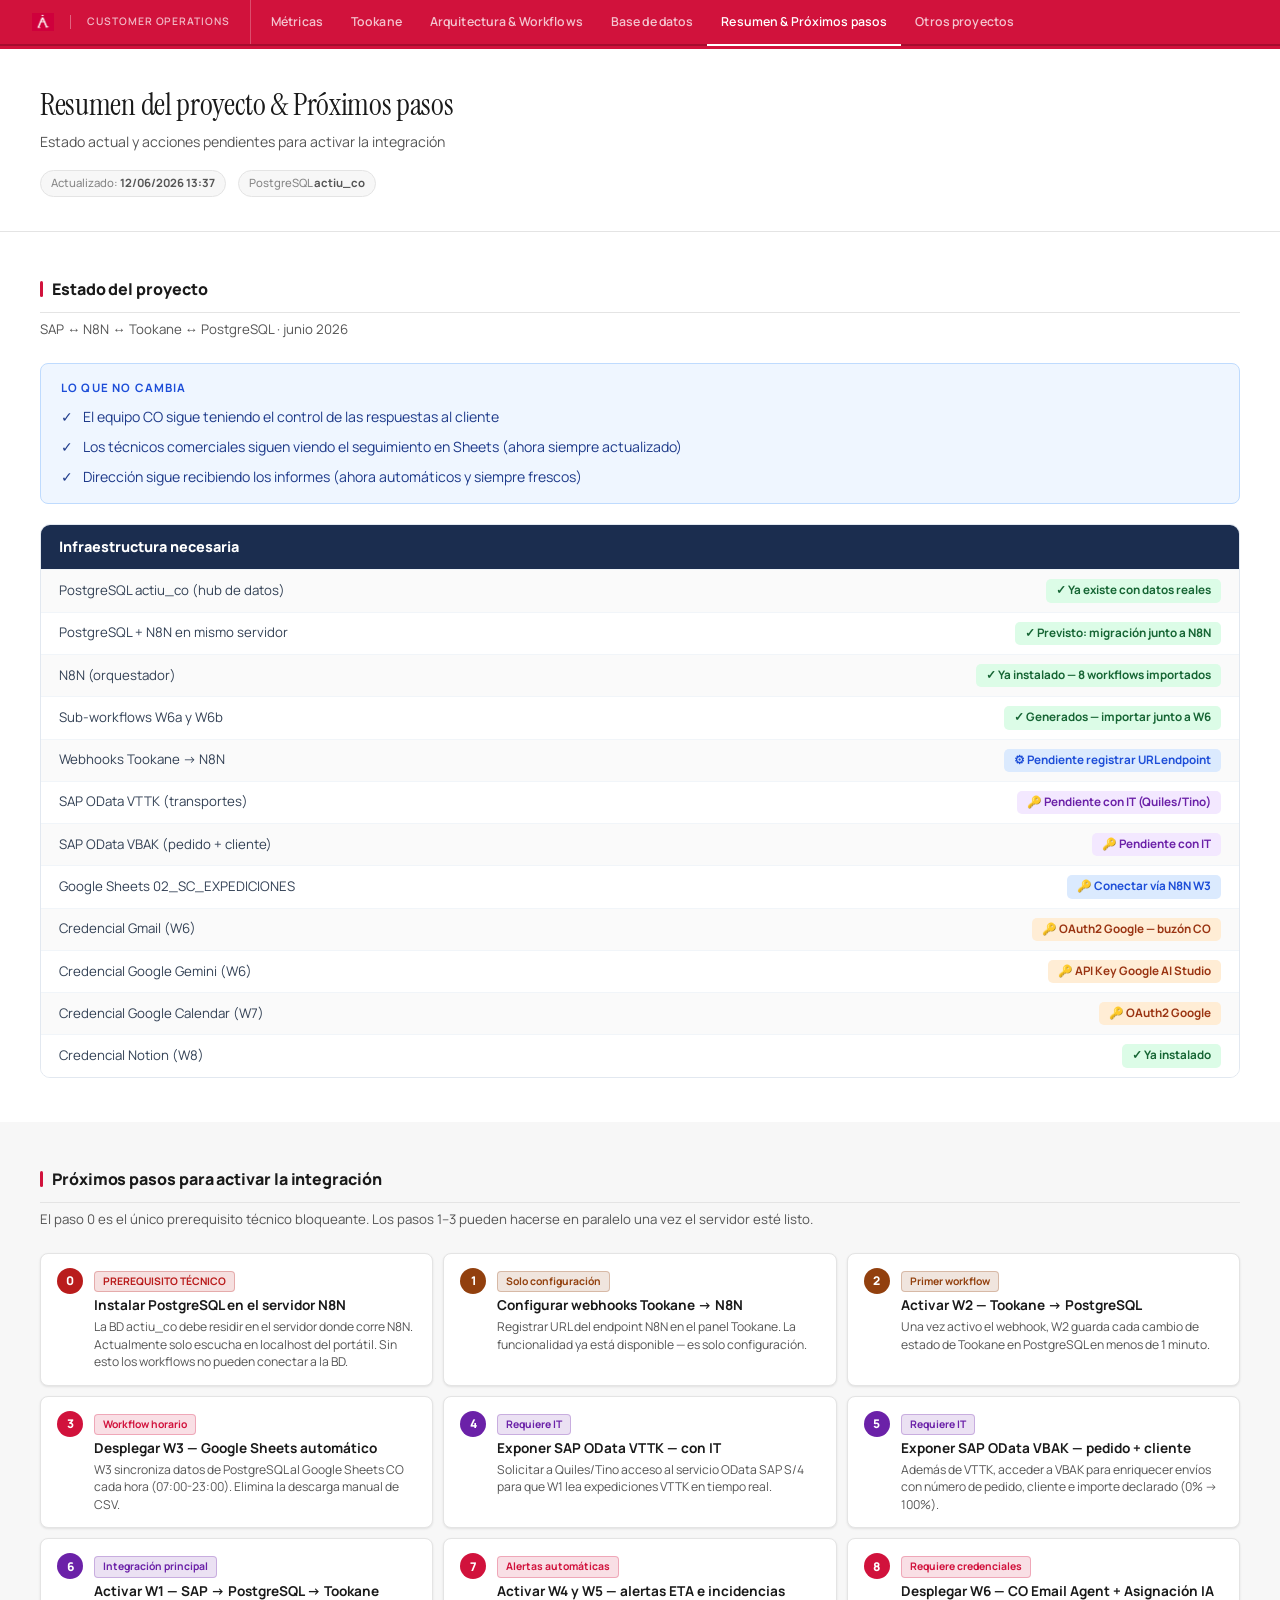
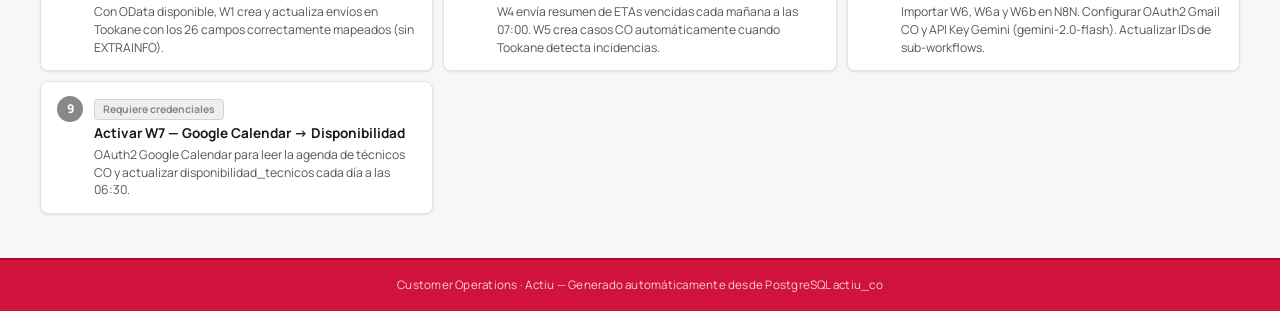
<file: resumen.html>
<!DOCTYPE html>
<html lang="es">
<head>
<meta charset="utf-8"/>
<meta name="viewport" content="width=device-width, initial-scale=1.0"/>
<title>CO Actiu &mdash; SAP &harr; Tookane</title>
<link rel="preconnect" href="https://fonts.googleapis.com"/>
<link rel="preconnect" href="https://fonts.gstatic.com" crossorigin="anonymous"/>
<link href="https://fonts.googleapis.com/css2?family=Instrument+Serif:ital@0;1&amp;family=Manrope:wght@400;500;600;700;800&amp;display=swap" rel="stylesheet"/>
<link rel="stylesheet" href="style.css"/>
</head>
<body>

<nav><a href="index.html" class="nav-brand"><img src="actiu-logo.png" alt="Actiu" style="height:18px;width:auto;display:block;" /><span style="width:1px;height:14px;background:rgba(255,255,255,.35);margin:0 6px;"></span><span style="font-size:.65rem;font-weight:600;color:rgba(255,255,255,.7);text-transform:uppercase;letter-spacing:.09em;">Customer Operations</span></a><a href="index.html" class="nav-link">M&eacute;tricas</a><a href="por-que-automatizar.html" class="nav-link">Tookane</a><a href="arquitectura.html" class="nav-link">Arquitectura &amp; Workflows</a><a href="base-de-datos.html" class="nav-link">Base de datos</a><a href="resumen.html" class="nav-link active">Resumen &amp; Pr&oacute;ximos pasos</a><a href="otros-proyectos.html" class="nav-link">Otros proyectos</a></nav>

<div class="hero">
  <div class="hero-inner">
    <h1>Resumen del proyecto &amp; Pr&oacute;ximos pasos</h1>
    <p>Estado actual y acciones pendientes para activar la integraci&oacute;n</p>
    <div class="hero-meta">
      <span class="hero-chip">Actualizado: <strong>12/06/2026 13:37</strong></span>
      <span class="hero-chip">PostgreSQL <strong>actiu_co</strong></span>
    </div>
  </div>
</div>

<div class="page-content">
<section id="resumen-intro">
<h2 class="section-title">Estado del proyecto</h2>
<p class="section-sub">SAP &harr; N8N &harr; Tookane &harr; PostgreSQL &middot; junio 2026</p>
<div class="info-box info-box-blue" style="margin-bottom:20px;"><div class="ib-tag">Lo que no cambia</div><div style="display:flex;flex-direction:column;gap:7px;"><div style="display:flex;gap:10px;align-items:flex-start;font-size:.88rem;color:#1E3A8A;"><span>&#10003;</span><span>El equipo CO sigue teniendo el control de las respuestas al cliente</span></div><div style="display:flex;gap:10px;align-items:flex-start;font-size:.88rem;color:#1E3A8A;"><span>&#10003;</span><span>Los t&eacute;cnicos comerciales siguen viendo el seguimiento en Sheets (ahora siempre actualizado)</span></div><div style="display:flex;gap:10px;align-items:flex-start;font-size:.88rem;color:#1E3A8A;"><span>&#10003;</span><span>Direcci&oacute;n sigue recibiendo los informes (ahora autom&aacute;ticos y siempre frescos)</span></div></div></div>
<div style="border:1px solid #E2E8F0;border-radius:10px;overflow:hidden;"><div style="background:#1B2D4F;padding:10px 18px;"><span style="color:white;font-weight:800;font-size:.9rem;">Infraestructura necesaria</span></div><div style="display:flex;justify-content:space-between;align-items:center;padding:9px 18px;border-top:1px solid #F1F5F9;background:#FAFAFA;"><span style="font-size:.83rem;color:#334155;">PostgreSQL actiu_co (hub de datos)</span><span style="background:#DCFCE7;color:#166534;border-radius:5px;padding:2px 10px;font-size:.73rem;font-weight:700;">&#10003; Ya existe con datos reales</span></div><div style="display:flex;justify-content:space-between;align-items:center;padding:9px 18px;border-top:1px solid #F1F5F9;background:white;"><span style="font-size:.83rem;color:#334155;">PostgreSQL + N8N en mismo servidor</span><span style="background:#DCFCE7;color:#166534;border-radius:5px;padding:2px 10px;font-size:.73rem;font-weight:700;">&#10003; Previsto: migración junto a N8N</span></div><div style="display:flex;justify-content:space-between;align-items:center;padding:9px 18px;border-top:1px solid #F1F5F9;background:#FAFAFA;"><span style="font-size:.83rem;color:#334155;">N8N (orquestador)</span><span style="background:#DCFCE7;color:#166534;border-radius:5px;padding:2px 10px;font-size:.73rem;font-weight:700;">&#10003; Ya instalado — 8 workflows importados</span></div><div style="display:flex;justify-content:space-between;align-items:center;padding:9px 18px;border-top:1px solid #F1F5F9;background:white;"><span style="font-size:.83rem;color:#334155;">Sub-workflows W6a y W6b</span><span style="background:#DCFCE7;color:#166534;border-radius:5px;padding:2px 10px;font-size:.73rem;font-weight:700;">&#10003; Generados — importar junto a W6</span></div><div style="display:flex;justify-content:space-between;align-items:center;padding:9px 18px;border-top:1px solid #F1F5F9;background:#FAFAFA;"><span style="font-size:.83rem;color:#334155;">Webhooks Tookane &rarr; N8N</span><span style="background:#DBEAFE;color:#1D4ED8;border-radius:5px;padding:2px 10px;font-size:.73rem;font-weight:700;">&#9881; Pendiente registrar URL endpoint</span></div><div style="display:flex;justify-content:space-between;align-items:center;padding:9px 18px;border-top:1px solid #F1F5F9;background:white;"><span style="font-size:.83rem;color:#334155;">SAP OData VTTK (transportes)</span><span style="background:#F3E8FF;color:#6B21A8;border-radius:5px;padding:2px 10px;font-size:.73rem;font-weight:700;">&#128273; Pendiente con IT (Quiles/Tino)</span></div><div style="display:flex;justify-content:space-between;align-items:center;padding:9px 18px;border-top:1px solid #F1F5F9;background:#FAFAFA;"><span style="font-size:.83rem;color:#334155;">SAP OData VBAK (pedido + cliente)</span><span style="background:#F3E8FF;color:#6B21A8;border-radius:5px;padding:2px 10px;font-size:.73rem;font-weight:700;">&#128273; Pendiente con IT</span></div><div style="display:flex;justify-content:space-between;align-items:center;padding:9px 18px;border-top:1px solid #F1F5F9;background:white;"><span style="font-size:.83rem;color:#334155;">Google Sheets 02_SC_EXPEDICIONES</span><span style="background:#DBEAFE;color:#1D4ED8;border-radius:5px;padding:2px 10px;font-size:.73rem;font-weight:700;">&#128273; Conectar v&iacute;a N8N W3</span></div><div style="display:flex;justify-content:space-between;align-items:center;padding:9px 18px;border-top:1px solid #F1F5F9;background:#FAFAFA;"><span style="font-size:.83rem;color:#334155;">Credencial Gmail (W6)</span><span style="background:#FFEDD5;color:#9A3412;border-radius:5px;padding:2px 10px;font-size:.73rem;font-weight:700;">&#128273; OAuth2 Google &mdash; buz&oacute;n CO</span></div><div style="display:flex;justify-content:space-between;align-items:center;padding:9px 18px;border-top:1px solid #F1F5F9;background:white;"><span style="font-size:.83rem;color:#334155;">Credencial Google Gemini (W6)</span><span style="background:#FFEDD5;color:#9A3412;border-radius:5px;padding:2px 10px;font-size:.73rem;font-weight:700;">&#128273; API Key Google AI Studio</span></div><div style="display:flex;justify-content:space-between;align-items:center;padding:9px 18px;border-top:1px solid #F1F5F9;background:#FAFAFA;"><span style="font-size:.83rem;color:#334155;">Credencial Google Calendar (W7)</span><span style="background:#FFEDD5;color:#9A3412;border-radius:5px;padding:2px 10px;font-size:.73rem;font-weight:700;">&#128273; OAuth2 Google</span></div><div style="display:flex;justify-content:space-between;align-items:center;padding:9px 18px;border-top:1px solid #F1F5F9;background:white;"><span style="font-size:.83rem;color:#334155;">Credencial Notion (W8)</span><span style="background:#DCFCE7;color:#166534;border-radius:5px;padding:2px 10px;font-size:.73rem;font-weight:700;">&#10003; Ya instalado</span></div></div>
</section>
<section id="pasos">
<h2 class="section-title">Pr&oacute;ximos pasos para activar la integraci&oacute;n</h2>
<p class="section-sub">El paso 0 es el &uacute;nico prerequisito t&eacute;cnico bloqueante. Los pasos 1&ndash;3 pueden hacerse en paralelo una vez el servidor est&eacute; listo.</p>
<ol class="steps-grid" style="list-style:none"><li class="step-item"><div class="step-num" style="background:#B91C1C">0</div><div><span style="display:inline-block;background:#B91C1C22;color:#B91C1C;border:1px solid #B91C1C44;border-radius:4px;padding:1px 8px;font-size:.65rem;font-weight:700;margin-bottom:5px;">PREREQUISITO TÉCNICO</span><div class="step-title">Instalar PostgreSQL en el servidor N8N</div><div class="step-desc">La BD actiu_co debe residir en el servidor donde corre N8N. Actualmente solo escucha en localhost del portátil. Sin esto los workflows no pueden conectar a la BD.</div></div></li><li class="step-item"><div class="step-num" style="background:#92400E">1</div><div><span style="display:inline-block;background:#92400E22;color:#92400E;border:1px solid #92400E44;border-radius:4px;padding:1px 8px;font-size:.65rem;font-weight:700;margin-bottom:5px;">Solo configuración</span><div class="step-title">Configurar webhooks Tookane → N8N</div><div class="step-desc">Registrar URL del endpoint N8N en el panel Tookane. La funcionalidad ya está disponible — es solo configuración.</div></div></li><li class="step-item"><div class="step-num" style="background:#92400E">2</div><div><span style="display:inline-block;background:#92400E22;color:#92400E;border:1px solid #92400E44;border-radius:4px;padding:1px 8px;font-size:.65rem;font-weight:700;margin-bottom:5px;">Primer workflow</span><div class="step-title">Activar W2 — Tookane → PostgreSQL</div><div class="step-desc">Una vez activo el webhook, W2 guarda cada cambio de estado de Tookane en PostgreSQL en menos de 1 minuto.</div></div></li><li class="step-item"><div class="step-num" style="background:#D1123C">3</div><div><span style="display:inline-block;background:#D1123C22;color:#D1123C;border:1px solid #D1123C44;border-radius:4px;padding:1px 8px;font-size:.65rem;font-weight:700;margin-bottom:5px;">Workflow horario</span><div class="step-title">Desplegar W3 — Google Sheets automático</div><div class="step-desc">W3 sincroniza datos de PostgreSQL al Google Sheets CO cada hora (07:00-23:00). Elimina la descarga manual de CSV.</div></div></li><li class="step-item"><div class="step-num" style="background:#6B21A8">4</div><div><span style="display:inline-block;background:#6B21A822;color:#6B21A8;border:1px solid #6B21A844;border-radius:4px;padding:1px 8px;font-size:.65rem;font-weight:700;margin-bottom:5px;">Requiere IT</span><div class="step-title">Exponer SAP OData VTTK — con IT</div><div class="step-desc">Solicitar a Quiles/Tino acceso al servicio OData SAP S/4 para que W1 lea expediciones VTTK en tiempo real.</div></div></li><li class="step-item"><div class="step-num" style="background:#6B21A8">5</div><div><span style="display:inline-block;background:#6B21A822;color:#6B21A8;border:1px solid #6B21A844;border-radius:4px;padding:1px 8px;font-size:.65rem;font-weight:700;margin-bottom:5px;">Requiere IT</span><div class="step-title">Exponer SAP OData VBAK — pedido + cliente</div><div class="step-desc">Además de VTTK, acceder a VBAK para enriquecer envíos con número de pedido, cliente e importe declarado (0% → 100%).</div></div></li><li class="step-item"><div class="step-num" style="background:#6B21A8">6</div><div><span style="display:inline-block;background:#6B21A822;color:#6B21A8;border:1px solid #6B21A844;border-radius:4px;padding:1px 8px;font-size:.65rem;font-weight:700;margin-bottom:5px;">Integración principal</span><div class="step-title">Activar W1 — SAP → PostgreSQL → Tookane</div><div class="step-desc">Con OData disponible, W1 crea y actualiza envíos en Tookane con los 26 campos correctamente mapeados (sin EXTRAINFO).</div></div></li><li class="step-item"><div class="step-num" style="background:#D1123C">7</div><div><span style="display:inline-block;background:#D1123C22;color:#D1123C;border:1px solid #D1123C44;border-radius:4px;padding:1px 8px;font-size:.65rem;font-weight:700;margin-bottom:5px;">Alertas automáticas</span><div class="step-title">Activar W4 y W5 — alertas ETA e incidencias</div><div class="step-desc">W4 envía resumen de ETAs vencidas cada mañana a las 07:00. W5 crea casos CO automáticamente cuando Tookane detecta incidencias.</div></div></li><li class="step-item"><div class="step-num" style="background:#D1123C">8</div><div><span style="display:inline-block;background:#D1123C22;color:#D1123C;border:1px solid #D1123C44;border-radius:4px;padding:1px 8px;font-size:.65rem;font-weight:700;margin-bottom:5px;">Requiere credenciales</span><div class="step-title">Desplegar W6 — CO Email Agent + Asignación IA</div><div class="step-desc">Importar W6, W6a y W6b en N8N. Configurar OAuth2 Gmail CO y API Key Gemini (gemini-2.0-flash). Actualizar IDs de sub-workflows.</div></div></li><li class="step-item"><div class="step-num" style="background:#888888">9</div><div><span style="display:inline-block;background:#88888822;color:#888888;border:1px solid #88888844;border-radius:4px;padding:1px 8px;font-size:.65rem;font-weight:700;margin-bottom:5px;">Requiere credenciales</span><div class="step-title">Activar W7 — Google Calendar → Disponibilidad</div><div class="step-desc">OAuth2 Google Calendar para leer la agenda de técnicos CO y actualizar disponibilidad_tecnicos cada día a las 06:30.</div></div></li></ol>
</section>

</div>

<footer>Customer Operations &middot; Actiu &mdash; Generado autom&aacute;ticamente desde PostgreSQL actiu_co</footer>

<script>(function(){var _V="2026-06-12T13:37:02";setInterval(function(){fetch("version.json?_="+Date.now()).then(function(r){return r.json();}).then(function(d){if(d.ts!==_V)location.reload();}).catch(function(){});},300000);})();</script></body>
</html>
</file>
<file: style.css>
/* ── Variables — Actiu brand ──────────────────────────────────────── */
:root {
  --brand:    #D1123C;   /* rojo Actiu primario */
  --brand-dk: #A60C2E;   /* rojo Actiu hover */
  --brand-lt: #FBE9ED;   /* rojo Actiu fondo suave */
  --black:    #1A1A1A;
  --white:    #FFFFFF;
  --gray0:    #F7F7F7;   /* fondo alterno secciones */
  --gray1:    #EFEFEF;   /* bordes suaves */
  --gray2:    #D0D0D0;   /* bordes medios */
  --gray3:    #888888;   /* texto secundario */
  --gray4:    #555555;   /* texto medio */
  --text:     #1A1A1A;
  --text2:    #555555;
  --border:   #E4E4E4;
  --teal:     #0F766E;   /* acento operativo (alertas verdes) */
  --radius:   8px;
  --shadow:   0 1px 3px rgba(0,0,0,.06), 0 1px 2px rgba(0,0,0,.04);
  --shadow-md:0 4px 12px rgba(0,0,0,.08);
}

/* ── Reset ───────────────────────────────────────────────────────── */
*, *::before, *::after { box-sizing: border-box; margin: 0; padding: 0; }
html { scroll-behavior: smooth; }
body {
  font-family: 'Manrope', -apple-system, BlinkMacSystemFont, 'Helvetica Neue', Arial, sans-serif;
  background: var(--gray0);
  color: var(--text);
  font-size: 15px;
  line-height: 1.65;
  -webkit-font-smoothing: antialiased;
  display: flex;
  flex-direction: column;
  min-height: 100vh;
}
.page-content { flex: 1; display: flex; flex-direction: column; }

::-webkit-scrollbar { width: 5px; height: 5px; }
::-webkit-scrollbar-track { background: transparent; }
::-webkit-scrollbar-thumb { background: var(--gray2); border-radius: 3px; }

/* ── NAV ─────────────────────────────────────────────────────────── */
nav {
  position: sticky; top: 0; z-index: 200;
  background: var(--brand);
  padding: 0 32px;
  display: flex; align-items: stretch; gap: 0;
  flex-wrap: wrap;
  border-bottom: 2px solid var(--brand-dk);
}
.nav-brand {
  display: flex; align-items: center; gap: 10px;
  padding: 13px 20px 13px 0; margin-right: 6px;
  border-right: 1px solid rgba(255,255,255,.25);
  white-space: nowrap;
  text-decoration: none;
}
.nav-brand span {
  color: white; font-weight: 800; font-size: .88rem; letter-spacing: .02em;
}
nav a.nav-link {
  color: rgba(255,255,255,.75);
  text-decoration: none;
  padding: 0 14px;
  font-size: .77rem; font-weight: 600;
  display: flex; align-items: center;
  transition: color .12s, background .12s;
  white-space: nowrap;
  border-bottom: 2px solid transparent;
  margin-bottom: -2px;
  letter-spacing: .01em;
}
nav a.nav-link:hover  { color: white; background: rgba(0,0,0,.1); border-bottom-color: white; }
nav a.nav-link.active { color: white; border-bottom-color: white; }

/* ── HERO — blanco Actiu ─────────────────────────────────────────── */
.hero {
  background: var(--white);
  color: var(--black);
  padding: 40px 40px 34px;
  border-bottom: 1px solid var(--border);
  position: relative;
}
.hero::before {
  content: '';
  position: absolute;
  top: 0; left: 0; right: 0;
  height: 3px;
  background: var(--brand);
}
.hero-inner { max-width: 900px; }
.hero h1 {
  font-family: 'Instrument Serif', Georgia, serif;
  font-size: 1.95rem; font-weight: 400;
  letter-spacing: -.01em; line-height: 1.2; margin-bottom: 8px;
  color: var(--black);
}
.hero p { color: var(--text2); font-size: .88rem; max-width: 600px; line-height: 1.6; }
.hero-meta { margin-top: 16px; display: flex; gap: 12px; align-items: center; flex-wrap: wrap; }
.hero-chip {
  font-size: .71rem; color: var(--gray3); font-weight: 500;
  background: var(--gray0); border: 1px solid var(--border);
  border-radius: 20px; padding: 3px 10px;
}
.hero-chip strong { color: var(--gray4); font-weight: 700; }

/* ── SECTION ─────────────────────────────────────────────────────── */
section { padding: 44px 40px; background: var(--white); }
section:nth-child(even) { background: var(--gray0); }
h2.section-title {
  font-size: 1rem; font-weight: 800; color: var(--black);
  letter-spacing: -.005em;
  padding-bottom: 10px;
  border-bottom: 1.5px solid var(--border);
  display: flex; align-items: center; gap: 9px;
  margin-bottom: 6px;
}
h2.section-title::before {
  content: ''; display: inline-block;
  width: 3px; height: 16px; background: var(--brand);
  border-radius: 2px; flex-shrink: 0;
}
p.section-sub { color: var(--text2); font-size: .83rem; margin-bottom: 22px; }

/* ── KPI GRID ────────────────────────────────────────────────────── */
.kpi-grid {
  display: grid;
  grid-template-columns: repeat(auto-fill, minmax(155px, 1fr));
  gap: 10px;
}
.kpi-card {
  background: var(--white);
  border-radius: var(--radius);
  padding: 16px 16px 14px;
  border: 1px solid var(--border);
  border-top: 2px solid var(--brand);
  box-shadow: var(--shadow);
  transition: transform .12s, box-shadow .12s;
}
.kpi-card:hover { transform: translateY(-1px); box-shadow: var(--shadow-md); }
.kpi-card .kpi-value {
  font-size: 2.2rem; font-weight: 900;
  color: var(--brand); line-height: 1; letter-spacing: -.03em;
}
.kpi-card .kpi-label {
  font-size: .65rem; color: var(--gray3);
  font-weight: 700; letter-spacing: .08em; text-transform: uppercase;
  margin-top: 5px;
}
.kpi-card .kpi-sub { font-size: .71rem; color: var(--gray3); margin-top: 4px; font-weight: 500; line-height: 1.3; }

/* KPI operativo con color de fondo */
.kpi-card.alert  { border-top-color: var(--brand); background: #FEF7F8; }
.kpi-card.ok     { border-top-color: var(--teal);  background: #F0FDFA; }
.kpi-card.ok     .kpi-value { color: var(--teal); }
.kpi-card.alert  .kpi-value { color: var(--brand); }
.kpi-card.ok     .kpi-sub   { color: var(--teal); }
.kpi-card.alert  .kpi-sub   { color: var(--brand-dk); }

/* ── BADGES ──────────────────────────────────────────────────────── */
.badge { display: inline-block; border-radius: 4px; padding: 2px 7px; font-size: .67rem; font-weight: 700; white-space: nowrap; letter-spacing: .02em; }
.badge-ok      { background: #DCFCE7; color: #14532D; }
.badge-extra   { background: #FEF9C3; color: #713F12; }
.badge-parcial { background: #FEF3C7; color: #92400E; }
.badge-no      { background: #FEE2E2; color: #7F1D1D; }
.badge-si      { background: #DCFCE7; color: #14532D; }
.badge-eval    { background: #EDE9FE; color: #4C1D95; }
.badge-posible { background: #FEF3C7; color: #92400E; }
.badge-yaesta  { background: #DBEAFE; color: #1E3A8A; }

/* Pill genérico */
.pill {
  display: inline-block; border-radius: 4px; padding: 2px 7px;
  font-size: .69rem; font-weight: 500; margin: 1px;
  background: var(--gray0); border: 1px solid var(--border); color: var(--text);
}
.pill-fk { background: #EFF6FF; border-color: #BFDBFE; color: #1D4ED8; }
.pill-sm { font-size: .63rem; }

/* ── DATA TABLE ──────────────────────────────────────────────────── */
.table-scroll {
  overflow-x: auto; border-radius: var(--radius);
  box-shadow: var(--shadow); border: 1px solid var(--border);
}
table.data-table { border-collapse: collapse; font-size: .79rem; width: 100%; min-width: 860px; background: white; }
table.data-table thead th {
  background: var(--black); color: white;
  padding: 10px 14px; text-align: left;
  font-weight: 700; font-size: .7rem; letter-spacing: .05em; text-transform: uppercase;
  white-space: nowrap; position: sticky; top: 0; z-index: 1;
}
table.data-table thead th:first-child { position: sticky; top: 0; left: 0; z-index: 2; }
table.data-table tbody td { padding: 8px 14px; border-bottom: 1px solid var(--border); vertical-align: top; }
table.data-table tbody tr:nth-child(even) td { background: var(--gray0); }
table.data-table tbody tr:hover td { background: #FDF1F3; transition: background .1s; }
table.data-table tbody td:first-child { font-weight: 600; color: var(--black); }
table.data-table code {
  font-family: 'Fira Code', 'SF Mono', Consolas, monospace;
  font-size: .8em; color: var(--black); background: var(--gray0); padding: 1px 4px; border-radius: 3px;
}

/* ── NOTEBOOK CONTENT ────────────────────────────────────────────── */
.nb-markdown h1, .nb-markdown h2 {
  font-size: 1rem; font-weight: 800; color: var(--black);
  margin: 26px 0 7px; padding-bottom: 5px;
  border-bottom: 1px solid var(--border);
}
.nb-markdown h3 { font-size: .93rem; font-weight: 700; color: #222; margin: 18px 0 4px; }
.nb-markdown h4 { font-size: .86rem; font-weight: 600; color: #444; margin: 13px 0 3px; }
.nb-markdown p  { color: #333; margin: 0 0 10px; font-size: .9rem; }
.nb-markdown ul, .nb-markdown ol { padding-left: 20px; margin: 0 0 10px; color: #333; font-size: .9rem; }
.nb-markdown li { margin-bottom: 3px; }
.nb-markdown strong { color: var(--black); font-weight: 700; }
.nb-markdown em    { color: #555; }
.nb-markdown code {
  background: var(--gray0); padding: 1px 5px; border-radius: 3px;
  font-family: 'Fira Code', 'SF Mono', Consolas, monospace;
  font-size: .83em; color: var(--black);
}
.nb-markdown blockquote {
  border-left: 3px solid var(--brand); margin: 12px 0; padding: 9px 14px;
  background: var(--brand-lt); color: #7A1020; border-radius: 0 4px 4px 0; font-size: .89rem;
}
.nb-markdown hr { border: none; border-top: 1px solid var(--border); margin: 20px 0; }
.nb-output { margin: 18px 0; }
.nb-output img { max-width: 100%; display: block; margin: 0 auto; border-radius: 6px; box-shadow: var(--shadow); }

.nb-output table, .nb-markdown table {
  border-collapse: collapse; font-size: .8rem;
  margin: 0 auto 14px; width: auto; max-width: 100%;
  border-radius: 6px; overflow: hidden; box-shadow: var(--shadow);
}
.nb-output table th, .nb-markdown table th {
  background: var(--black); color: white;
  padding: 8px 13px; text-align: left;
  font-weight: 700; font-size: .73rem; letter-spacing: .04em; white-space: nowrap;
}
.nb-output table td, .nb-markdown table td {
  padding: 7px 13px; border-bottom: 1px solid var(--border);
  vertical-align: top; background: white;
}
.nb-output table tr:nth-child(even) td { background: var(--gray0); }
.nb-output table tr:hover td { background: #FDF1F3; }
.nb-output pre {
  background: var(--gray0); border: 1px solid var(--border); border-radius: 6px;
  padding: 11px 14px; font-size: .78rem; color: #333; overflow-x: auto;
  font-family: 'Fira Code', 'SF Mono', Consolas, monospace;
}

/* ── STEPS ───────────────────────────────────────────────────────── */
.steps-grid { display: grid; grid-template-columns: repeat(auto-fill, minmax(300px, 1fr)); gap: 10px; }
.step-item {
  background: var(--white); border-radius: var(--radius);
  padding: 14px 16px; display: flex; align-items: flex-start; gap: 11px;
  border: 1px solid var(--border); box-shadow: var(--shadow);
  transition: border-color .15s, transform .12s;
}
.step-item:hover { border-color: var(--brand); transform: translateY(-1px); }
.step-num {
  min-width: 26px; height: 26px; border-radius: 50%;
  display: flex; align-items: center; justify-content: center;
  font-weight: 800; font-size: .75rem; color: white; flex-shrink: 0;
}
.step-title { font-weight: 700; font-size: .85rem; color: var(--black); margin-bottom: 3px; line-height: 1.3; }
.step-desc  { font-size: .76rem; color: var(--text2); line-height: 1.45; }

/* ═══════════════════════════════════════════════════════════════════
   ARQUITECTURA DIAGRAM
   ═══════════════════════════════════════════════════════════════════ */
.arch-diagram {
  display: flex; align-items: center; justify-content: center;
  gap: 0; padding: 32px 0 16px; flex-wrap: wrap;
  overflow-x: auto;
}
.arch-col { display: flex; flex-direction: column; align-items: center; gap: 12px; }
.arch-col-hub { gap: 0; }

.arch-node {
  border-radius: 10px; padding: 14px 18px;
  display: flex; flex-direction: column; align-items: center; gap: 7px;
  min-width: 110px; text-align: center;
  box-shadow: 0 2px 8px rgba(0,0,0,.16);
  position: relative;
}
.arch-node-icon { width: 40px; height: 40px; display: flex; align-items: center; justify-content: center; }
.arch-node-icon img { width: 36px; height: 36px; object-fit: contain; filter: brightness(0) invert(1); }
.arch-node-name   { font-weight: 800; font-size: .82rem; color: #fff; letter-spacing: .01em; line-height: 1.2; }
.arch-node-detail { font-size: .68rem; color: rgba(255,255,255,.65); line-height: 1.3; }

.node-sap      { background: #0070F2; }
.node-n8n      { background: #EA4B35; min-width: 130px; padding: 18px 22px; }
.node-tookane  { background: #00897B; }
.node-pg       { background: #336791; }
.node-gmail    { background: #EA4335; }
.node-sheets   { background: #34A853; }
.node-gemini   { background: #4A90D9; }
.node-calendar { background: #4285F4; }

.arch-arrow {
  display: flex; flex-direction: column; align-items: center; justify-content: center;
  gap: 12px; padding: 0 8px; flex-shrink: 0;
}
.arch-arrow-line {
  width: 36px; height: 2px; background: var(--border); position: relative; flex-shrink: 0;
}
.arch-arrow-line::after {
  content: ''; position: absolute; right: -1px; top: -4px;
  border-left: 7px solid var(--border); border-top: 5px solid transparent; border-bottom: 5px solid transparent;
}
.tookane-truck { font-size: 22px; line-height: 1; }
.n8n-badge {
  background: rgba(255,255,255,.15); border-radius: 20px;
  padding: 2px 8px; font-size: .65rem; color: rgba(255,255,255,.8);
  font-weight: 700; letter-spacing: .04em; margin-top: -2px;
}

/* ═══════════════════════════════════════════════════════════════════
   WORKFLOW NODES
   ═══════════════════════════════════════════════════════════════════ */
.wf-grid {
  display: grid; grid-template-columns: repeat(auto-fill, minmax(320px, 1fr)); gap: 10px;
  margin-top: 16px;
}
.wf-node {
  border-radius: var(--radius); overflow: hidden;
  border: 1px solid var(--border); box-shadow: var(--shadow);
  background: var(--white); transition: box-shadow .15s, transform .12s;
}
.wf-node:hover { box-shadow: var(--shadow-md); transform: translateY(-1px); }
.wf-node-header { padding: 9px 14px; display: flex; align-items: center; gap: 10px; }
.wf-node-header img { width: 18px; height: 18px; filter: brightness(0) invert(1); flex-shrink: 0; }
.wf-node-id {
  background: rgba(255,255,255,.22); border-radius: 4px;
  padding: 1px 6px; font-size: .65rem; font-weight: 800;
  color: white; letter-spacing: .04em; flex-shrink: 0;
}
.wf-node-title  { font-size: .82rem; font-weight: 700; color: white; flex: 1; line-height: 1.3; }
.wf-node-status { width: 8px; height: 8px; border-radius: 50%; flex-shrink: 0; }
.wf-status-ok    { background: #4ADE80; }
.wf-status-wait  { background: #FCD34D; }
.wf-status-block { background: #F87171; }

.wf-node-body { padding: 10px 14px 12px; }
.wf-trigger {
  font-size: .72rem; color: var(--text2); margin-bottom: 7px;
  display: flex; align-items: flex-start; gap: 5px;
}
.wf-trigger-icon { font-size: .8rem; flex-shrink: 0; margin-top: 1px; }
.wf-steps { display: flex; flex-wrap: wrap; gap: 5px; }
.wf-step {
  background: var(--gray0); border: 1px solid var(--border);
  border-radius: 4px; padding: 2px 8px;
  font-size: .68rem; color: var(--text2); font-weight: 500;
}
.wf-step-arrow  { color: var(--gray3); font-size: .7rem; align-self: center; }
.wf-beneficia   { display: flex; align-items: flex-start; gap: 5px; font-size: .69rem; color: var(--text2); margin-bottom: 6px; }
.wf-kpi-row     { display: grid; grid-template-columns: 1fr 1fr; gap: 7px; margin-top: 8px; }
.wf-kpi         { border-radius: 6px; padding: 7px 10px; font-size: .72rem; line-height: 1.45; }
.wf-kpi-lbl     { font-size: .6rem; font-weight: 700; text-transform: uppercase; letter-spacing: .06em; margin-bottom: 3px; }
.wf-kpi-antes   { background: #FEE2E2; color: #7F1D1D; }
.wf-kpi-antes   .wf-kpi-lbl { color: #991B1B; }
.wf-kpi-despues { background: #DCFCE7; color: #14532D; }
.wf-kpi-despues .wf-kpi-lbl { color: #166534; }
.wf-blocker {
  margin-top: 7px; padding: 5px 9px;
  background: var(--brand-lt); border-radius: 4px; border-left: 3px solid var(--brand);
  font-size: .69rem; color: #7A1020;
}

/* ═══════════════════════════════════════════════════════════════════
   BD SCHEMA
   ═══════════════════════════════════════════════════════════════════ */
.pg-schema-grid {
  display: grid; grid-template-columns: repeat(auto-fill, minmax(240px, 1fr)); gap: 12px;
  margin-top: 16px;
}
.pg-table-card {
  border-radius: var(--radius); overflow: hidden;
  border: 1px solid #C8D9EC; box-shadow: var(--shadow);
  background: white; font-size: .75rem;
}
.pg-table-header {
  background: #336791; color: white;
  padding: 8px 12px; display: flex; align-items: center; gap: 8px;
}
.pg-table-header img { width: 16px; height: 16px; filter: brightness(0) invert(1); flex-shrink: 0; }
.pg-table-name  { font-weight: 800; font-size: .82rem; flex: 1; letter-spacing: .01em; }
.pg-row-count   { background: rgba(255,255,255,.18); border-radius: 10px; padding: 1px 7px; font-size: .65rem; font-weight: 700; white-space: nowrap; }
.pg-columns     { padding: 6px 0; }
.pg-col-row     { display: flex; align-items: center; gap: 6px; padding: 3px 12px; border-bottom: 1px solid #EEF4FA; }
.pg-col-row:last-child { border-bottom: none; }
.pg-col-name    { font-family: 'Fira Code', Consolas, monospace; font-size: .72rem; color: var(--black); flex: 1; }
.pg-col-type    { font-size: .65rem; color: #5D93C0; background: #EBF5FB; border-radius: 3px; padding: 1px 5px; white-space: nowrap; }
.pg-col-pk      { font-size: .6rem; font-weight: 800; color: #D97706; background: #FEF3C7; border-radius: 3px; padding: 1px 5px; }
.pg-col-fk      { font-size: .6rem; font-weight: 700; color: #7C3AED; background: #EDE9FE; border-radius: 3px; padding: 1px 5px; }
.pg-col-null    { font-size: .6rem; color: #9CA3AF; }
.pg-fks-row     { padding: 5px 12px 7px; background: #F8FBFF; border-top: 1px solid #C8D9EC; font-size: .67rem; color: #4A6FA5; display: flex; flex-wrap: wrap; gap: 4px; align-items: center; }
.pg-fk-arrow    { color: #A0B4C8; font-size: .7rem; }
.pg-fk-tag      { background: #EDE9FE; color: #5B21B6; border-radius: 3px; padding: 1px 5px; font-weight: 600; }

/* ── FOOTER ──────────────────────────────────────────────────────── */
footer {
  background: var(--brand); border-top: 2px solid var(--brand-dk);
  color: rgba(255,255,255,.8); text-align: center;
  padding: 16px; font-size: .73rem; letter-spacing: .02em;
}

/* ── METRICAS COMPONENTS ─────────────────────────────────────────── */
.banner-estado {
  background: #F0FDF4; border: 1.5px solid #86EFAC;
  border-radius: var(--radius); padding: 14px 20px; margin-bottom: 0;
}
.banner-estado .banner-tag {
  font-size: .68rem; font-weight: 700; color: #166534;
  text-transform: uppercase; letter-spacing: .1em; margin-bottom: 5px;
}
.banner-estado p { font-size: .83rem; color: #14532D; margin: 0; line-height: 1.6; }

.sec-subheading {
  font-size: .92rem; font-weight: 700; color: var(--black);
  margin: 26px 0 10px; padding-bottom: 6px;
  border-bottom: 1px solid var(--border);
}

/* Tabla tipos de casos */
.tipos-table { width: 100%; border-collapse: collapse; font-size: .85rem; }
.tipos-table thead th {
  background: var(--gray0); font-size: .7rem; font-weight: 700; color: var(--gray4);
  text-transform: uppercase; letter-spacing: .05em; padding: 8px 12px; border-bottom: 1px solid var(--border);
}
.tipos-table thead th:first-child { text-align: left; }
.tipos-table thead th:not(:first-child) { text-align: center; }
.tipos-table tbody td { padding: 8px 12px; border-bottom: 1px solid var(--border); }
.tipos-table tbody td:not(:first-child) { text-align: center; }
.tipos-table tbody tr:last-child td { border-bottom: none; }
.tipos-table tbody tr:hover td { background: #FDF1F3; }
.tipos-wrap { overflow-x: auto; border: 1px solid var(--border); border-radius: var(--radius); background: white; }

/* Badge urgente */
.urg-badge {
  display: inline-block; background: #FEE2E2; color: #991B1B;
  padding: 1px 8px; border-radius: 10px; font-size: .75rem; font-weight: 700;
}

/* Barra abiertos */
.bar-track { display: inline-block; background: var(--border); border-radius: 4px; height: 6px; width: 80px; vertical-align: middle; }
.bar-fill  { display: block; background: var(--teal); height: 6px; border-radius: 4px; }

/* Carrier chips */
.carrier-chips { display: flex; flex-wrap: wrap; gap: 6px; margin-top: 8px; }
.carrier-chip  {
  display: inline-flex; align-items: center; gap: 6px;
  background: #FEF7F8; border: 1px solid #FECDD3;
  border-radius: 20px; padding: 5px 14px; font-size: .83rem;
}
.carrier-chip .chip-name  { font-weight: 600; color: var(--black); }
.carrier-chip .chip-count {
  background: var(--brand); color: white;
  border-radius: 10px; padding: 1px 7px; font-size: .73rem; font-weight: 700;
}

/* Cobertura de campos */
.cov-grid  { display: grid; grid-template-columns: 1fr 1fr; gap: 16px; }
.cov-panel { background: white; border: 1px solid var(--border); border-radius: var(--radius); padding: 16px 20px; }
.cov-panel-title {
  font-size: .69rem; font-weight: 700; color: var(--gray3);
  text-transform: uppercase; letter-spacing: .07em; margin-bottom: 12px;
}
.cov-row   { display: flex; align-items: center; gap: 8px; margin-bottom: 6px; }
.cov-row:last-child { margin-bottom: 0; }
.cov-label { min-width: 155px; font-size: .77rem; color: var(--text); }
.cov-track { flex: 1; background: var(--border); border-radius: 4px; height: 7px; }
.cov-fill  { height: 7px; border-radius: 4px; }
.cov-pct   { min-width: 42px; font-size: .77rem; font-weight: 700; text-align: right; }
.cov-nota  { font-size: .68rem; color: var(--gray3); }

/* ── UTILITY COMPONENTS ──────────────────────────────────────────── */
/* Info callout boxes */
.info-box { border-radius: var(--radius); padding: 14px 20px; }
.info-box-blue  { background: #EFF6FF; border: 1.5px solid #BFDBFE; }
.info-box-green { background: #F0FDF4; border: 1.5px solid #86EFAC; }
.info-box-amber { background: #FEF3C7; border: 1px solid #FDE68A; }
.info-box .ib-tag { font-size: .72rem; font-weight: 700; text-transform: uppercase; letter-spacing: .1em; margin-bottom: 8px; }
.info-box-blue  .ib-tag { color: #1D4ED8; }
.info-box-green .ib-tag { color: #15803D; }
.info-box-amber .ib-tag { color: #B45309; }

/* Standard bordered card */
.card-std { border: 1px solid var(--border); border-radius: 10px; overflow: hidden; }

/* Dark card / table header */
.dark-hdr { background: #1B2D4F; color: white; padding: 10px 16px; }
.dark-hdr strong { font-size: .9rem; font-weight: 800; }

/* Left-border card */
.lft-card { border: 1px solid var(--border); border-radius: var(--radius); padding: 14px 16px; background: white; }

/* Section sub-heading h3 */
.sec-h3 { font-size: .95rem; font-weight: 800; color: #1B2D4F; margin: 20px 0 8px; }

/* Vertical card stack */
.cards-col { display: flex; flex-direction: column; gap: 10px; margin-bottom: 20px; }

/* Workflow legend */
.wf-legend { display: flex; gap: 18px; margin-top: 14px; font-size: .73rem; color: var(--text2); flex-wrap: wrap; }
.wf-legend-dot { display: inline-block; width: 8px; height: 8px; border-radius: 50%; margin-right: 4px; vertical-align: middle; }

/* ── RESPONSIVE ──────────────────────────────────────────────────── */
@media (max-width: 640px) {
  .hero  { padding: 28px 18px 24px; }
  section { padding: 30px 18px; }
  nav    { padding: 0 14px; }
  .hero h1 { font-size: 1.35rem; }
  .kpi-grid { grid-template-columns: repeat(2, 1fr); }
}
</file>
